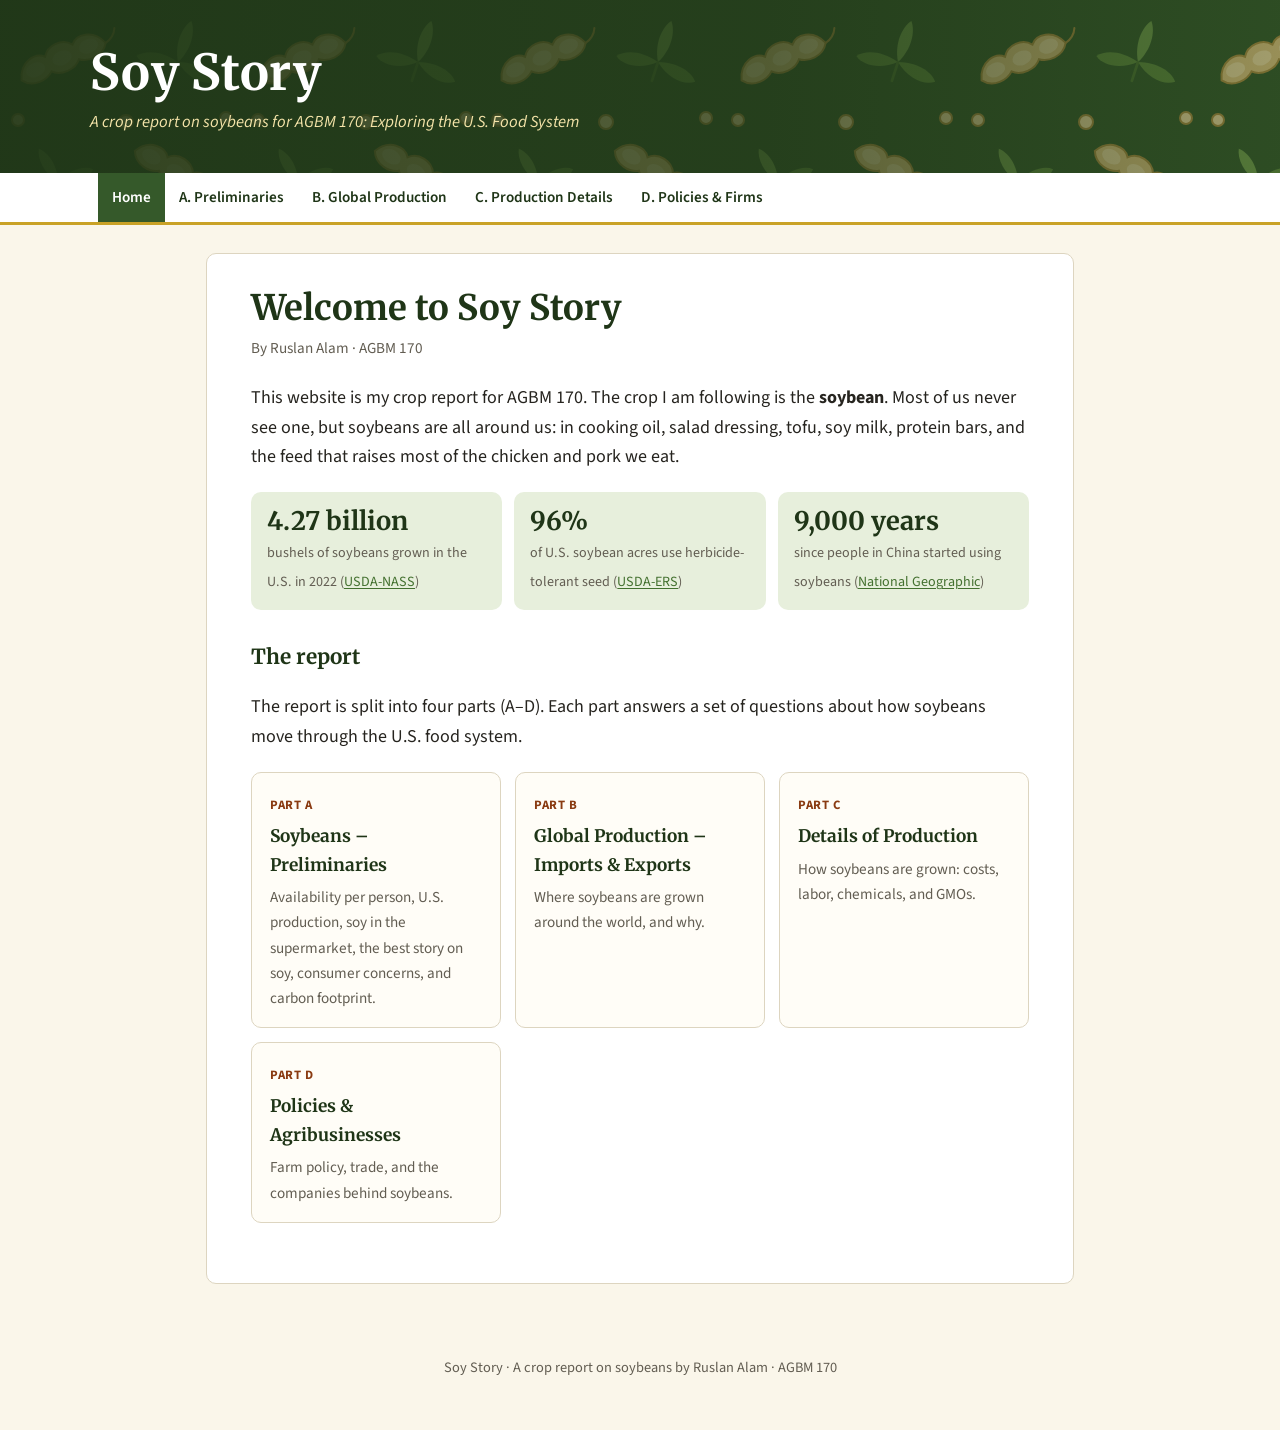
<file: index.html>
<!DOCTYPE html>
<html lang="en">
<head>
  <meta charset="utf-8">
  <meta name="viewport" content="width=device-width, initial-scale=1">
  <title>Soy Story | A Crop Report on Soybeans</title>
  <meta name="description" content="Soy Story: a crop report on soybeans for AGBM 170, Exploring the U.S. Food System.">
  <link rel="preconnect" href="https://fonts.googleapis.com">
  <link rel="preconnect" href="https://fonts.gstatic.com" crossorigin>
  <link href="https://fonts.googleapis.com/css2?family=Merriweather:wght@400;700&family=Source+Sans+3:ital,wght@0,400;0,600;0,700;1,400&display=swap" rel="stylesheet">
  <link rel="icon" href="assets/img/favicon.svg" type="image/svg+xml">
  <link rel="stylesheet" href="assets/css/style.css">
</head>
<body>

<header class="site-header">
  <div class="inner">
    <div class="site-title">
      <h1><a href="index.html">Soy Story</a></h1>
      <p>A crop report on soybeans for AGBM 170: Exploring the U.S. Food System</p>
    </div>
  </div>
</header>

<nav class="site-nav" aria-label="Main">
  <ul>
    <li><a href="index.html" aria-current="page">Home</a></li>
    <li><a href="part-a.html">A. Preliminaries</a></li>
    <li><a href="part-b.html">B. Global Production</a></li>
    <li><a href="part-c.html">C. Production Details</a></li>
    <li><a href="part-d.html">D. Policies &amp; Firms</a></li>
  </ul>
</nav>

<div class="layout single">
<main>
  <h1>Welcome to Soy Story</h1>
  <p class="byline">By Ruslan Alam · AGBM 170</p>

  <p>This website is my crop report for AGBM 170. The crop I am following is the <strong>soybean</strong>. Most of us never see one, but soybeans are all around us: in cooking oil, salad dressing, tofu, soy milk, protein bars, and the feed that raises most of the chicken and pork we eat.</p>

    <figure class="web-photo" style="max-width:100%;">
      <img src="https://commons.wikimedia.org/wiki/Special:FilePath/Soybean_Field_(9620647953).jpg?width=900" alt="A green soybean field in summer" loading="lazy" style="display:block; width:100%; border-radius:6px;" onerror="this.closest('figure').remove()">
      <figcaption>A soybean field in summer. Image: <a href="https://commons.wikimedia.org/wiki/File:Soybean_Field_(9620647953).jpg">Wikimedia Commons</a>.</figcaption>
    </figure>

  <div class="stats">
    <div class="stat"><span class="big">4.27 billion</span><span class="small">bushels of soybeans grown in the U.S. in 2022 (<a href="https://www.nass.usda.gov/Charts_and_Maps/Field_Crops/soyprod.php">USDA-NASS</a>)</span></div>
    <div class="stat"><span class="big">96%</span><span class="small">of U.S. soybean acres use herbicide-tolerant seed (<a href="https://www.ers.usda.gov/data-products/adoption-of-genetically-engineered-crops-in-the-united-states/recent-trends-in-ge-adoption">USDA-ERS</a>)</span></div>
    <div class="stat"><span class="big">9,000 years</span><span class="small">since people in China started using soybeans (<a href="https://www.nationalgeographic.com/environment/article/soybeans-took-over-world-food-agriculture">National Geographic</a>)</span></div>
  </div>

  <h2 style="font-family: var(--serif); color: var(--green-900); font-size: 1.3rem; margin-top: 30px;">The report</h2>
  <p>The report is split into four parts (A–D). Each part answers a set of questions about how soybeans move through the U.S. food system.</p>

  <div class="part-cards">
    <a class="part-card" href="part-a.html">
      <span class="tag">Part A</span>
      <h3>Soybeans – Preliminaries</h3>
      <p>Availability per person, U.S. production, soy in the supermarket, the best story on soy, consumer concerns, and carbon footprint.</p>
    </a>
    <a class="part-card" href="part-b.html">
      <span class="tag">Part B</span>
      <h3>Global Production – Imports &amp; Exports</h3>
      <p>Where soybeans are grown around the world, and why.</p>
    </a>
    <a class="part-card" href="part-c.html">
      <span class="tag">Part C</span>
      <h3>Details of Production</h3>
      <p>How soybeans are grown: costs, labor, chemicals, and GMOs.</p>
    </a>
    <a class="part-card" href="part-d.html">
      <span class="tag">Part D</span>
      <h3>Policies &amp; Agribusinesses</h3>
      <p>Farm policy, trade, and the companies behind soybeans.</p>
    </a>
  </div>
</main>
</div>

<footer class="site-footer">
  <p>Soy Story · A crop report on soybeans by Ruslan Alam · AGBM 170</p>
</footer>

</body>
</html>
</file>
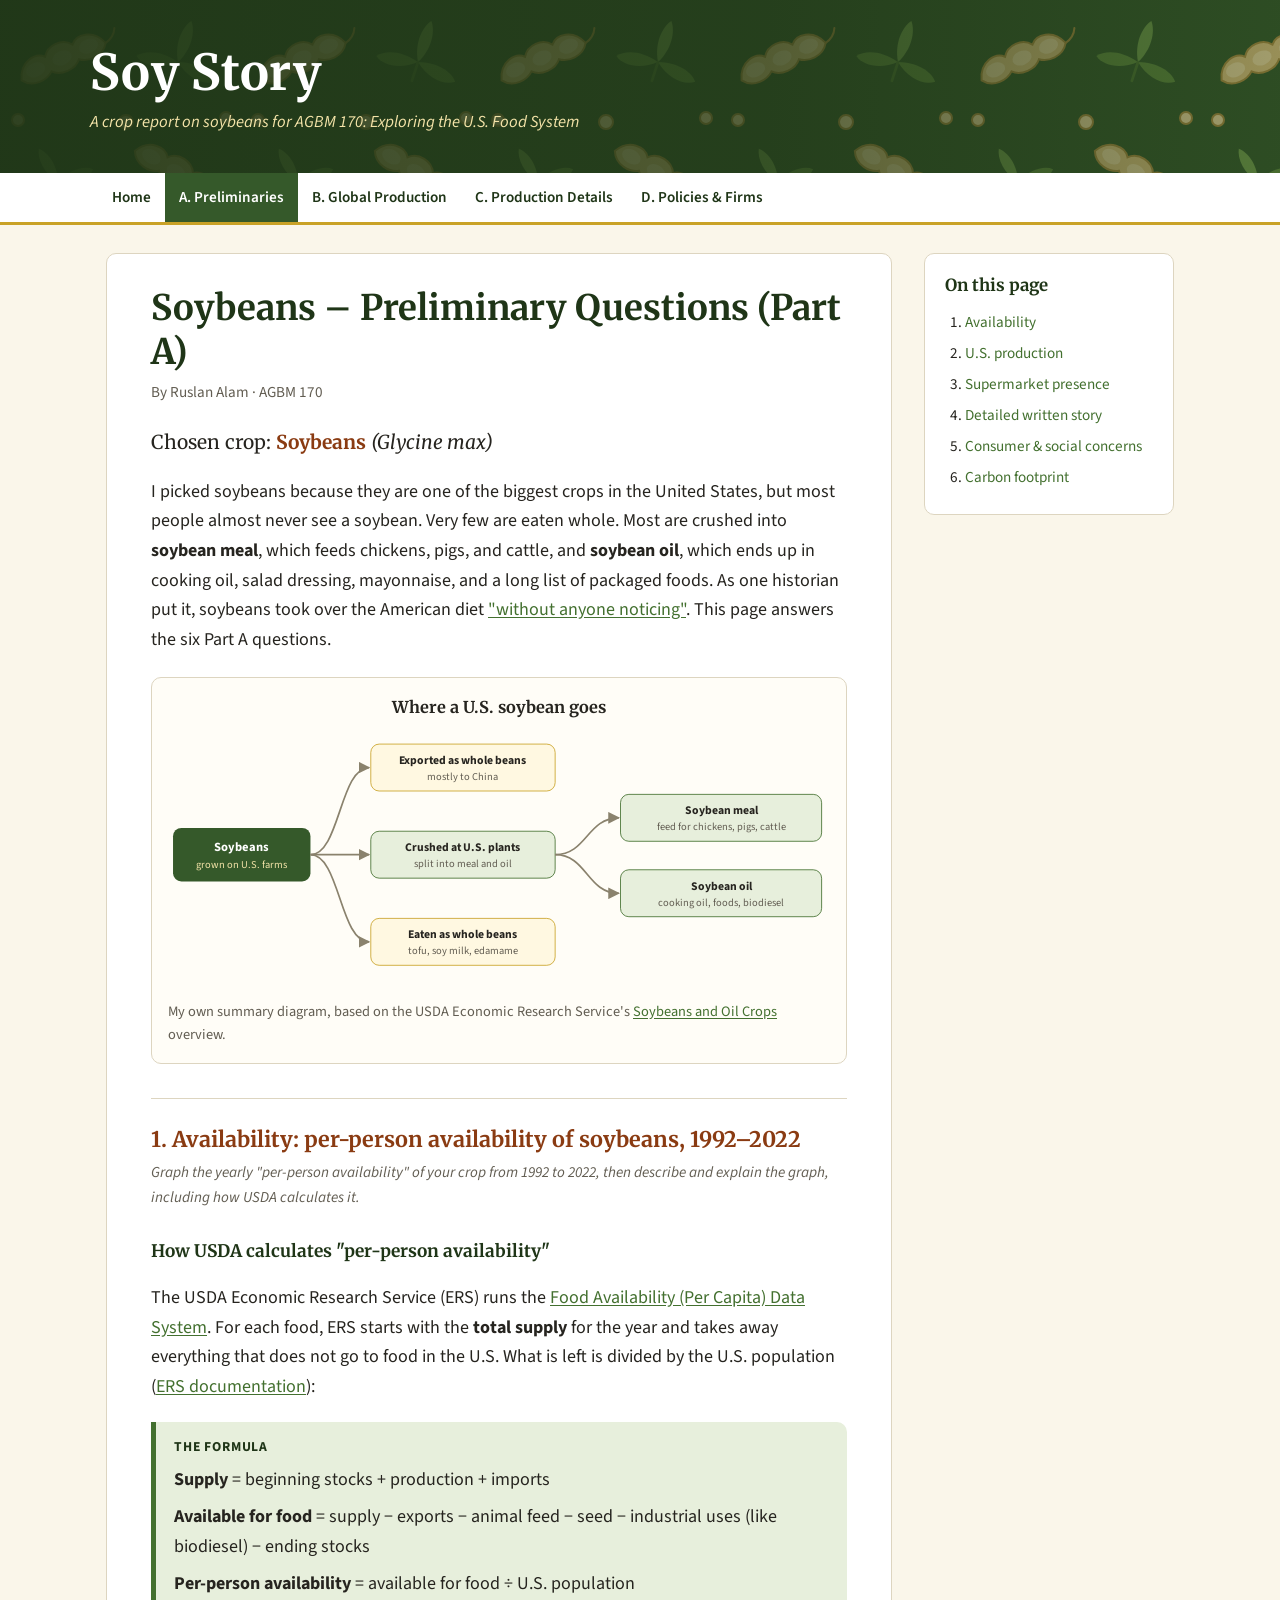
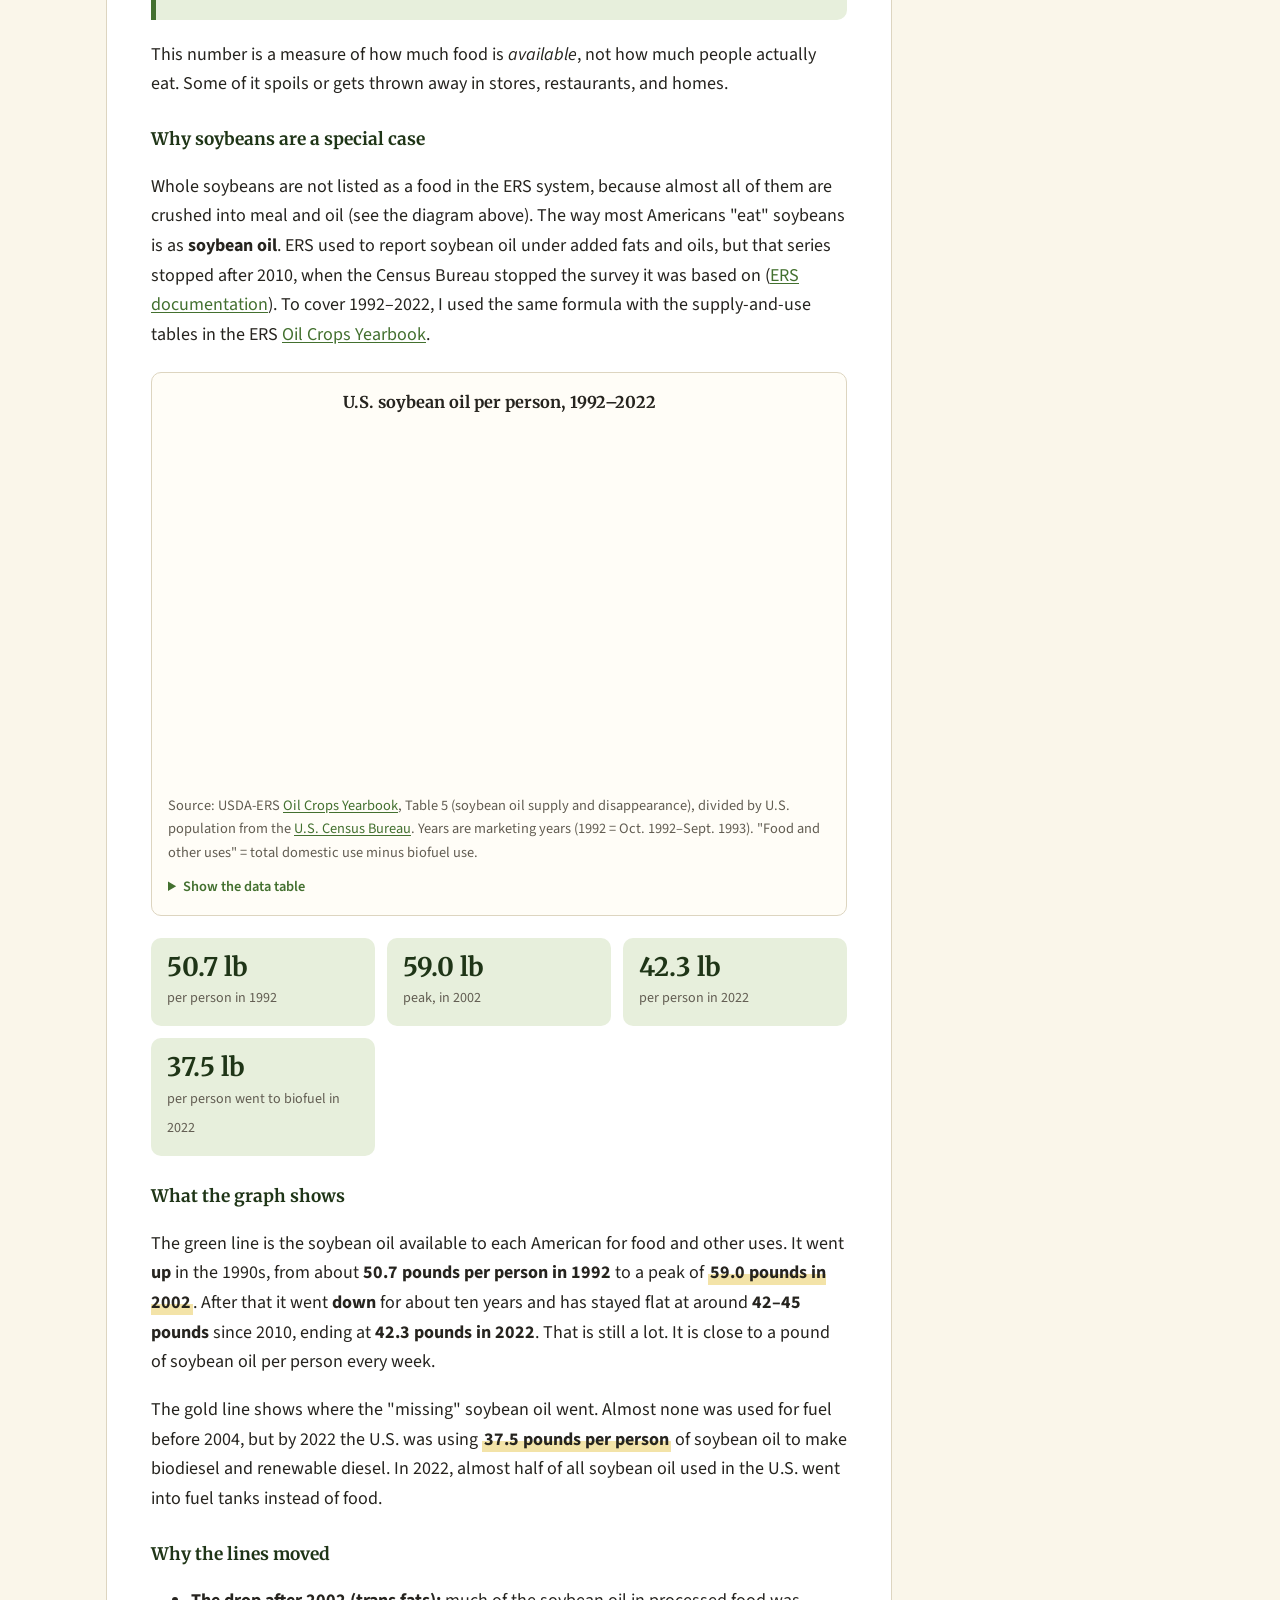
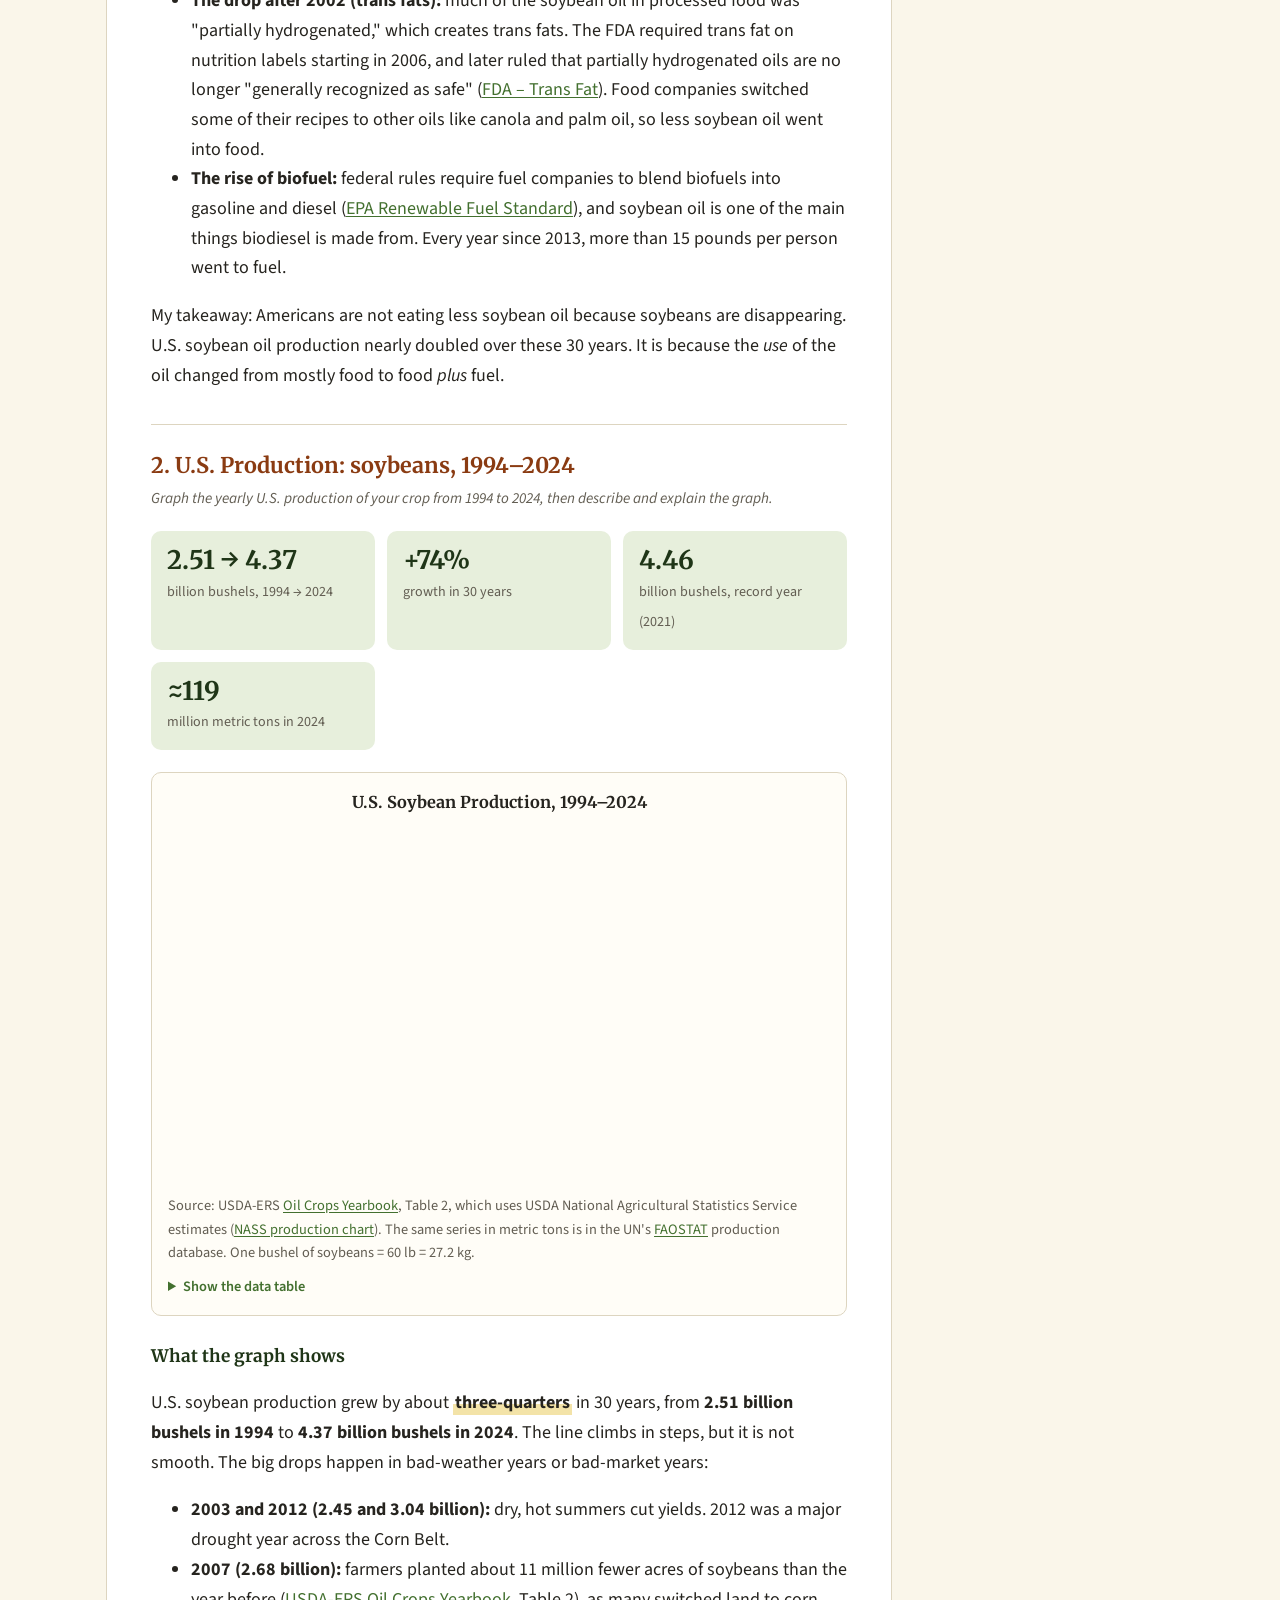
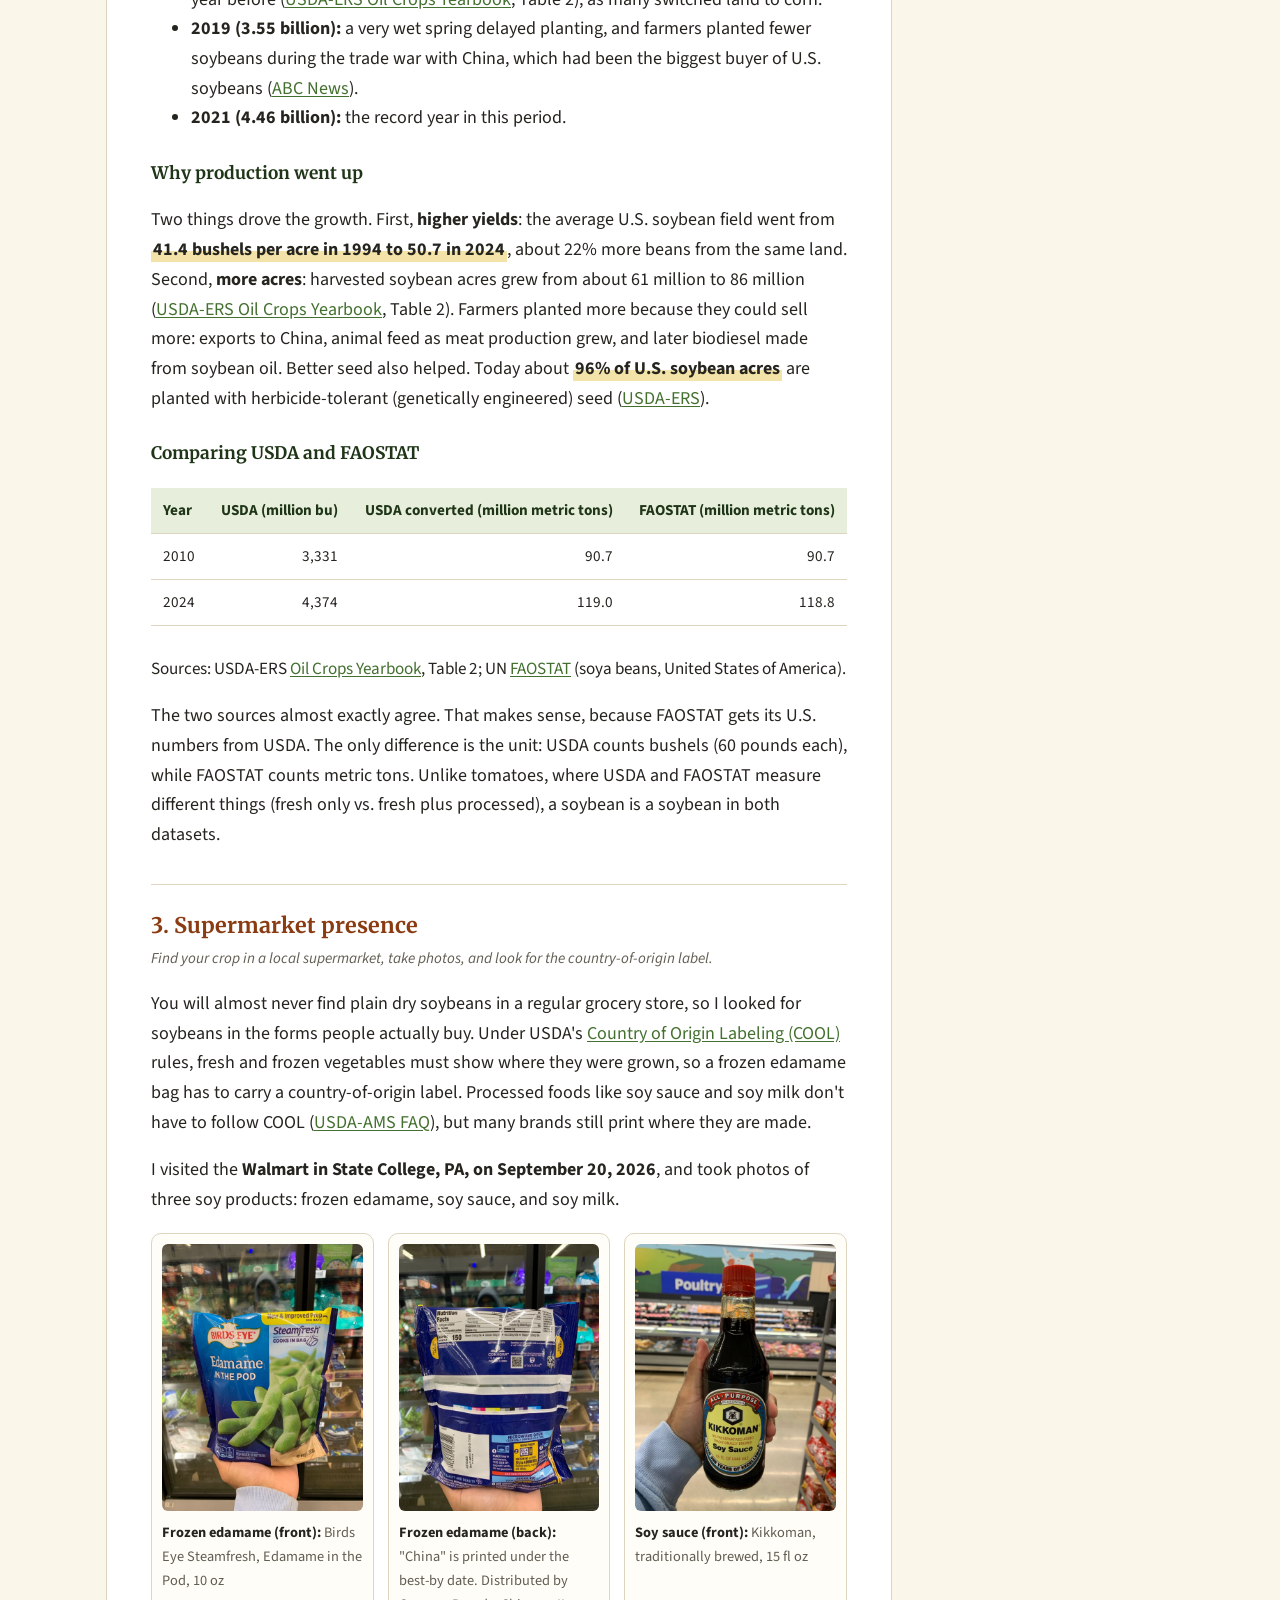
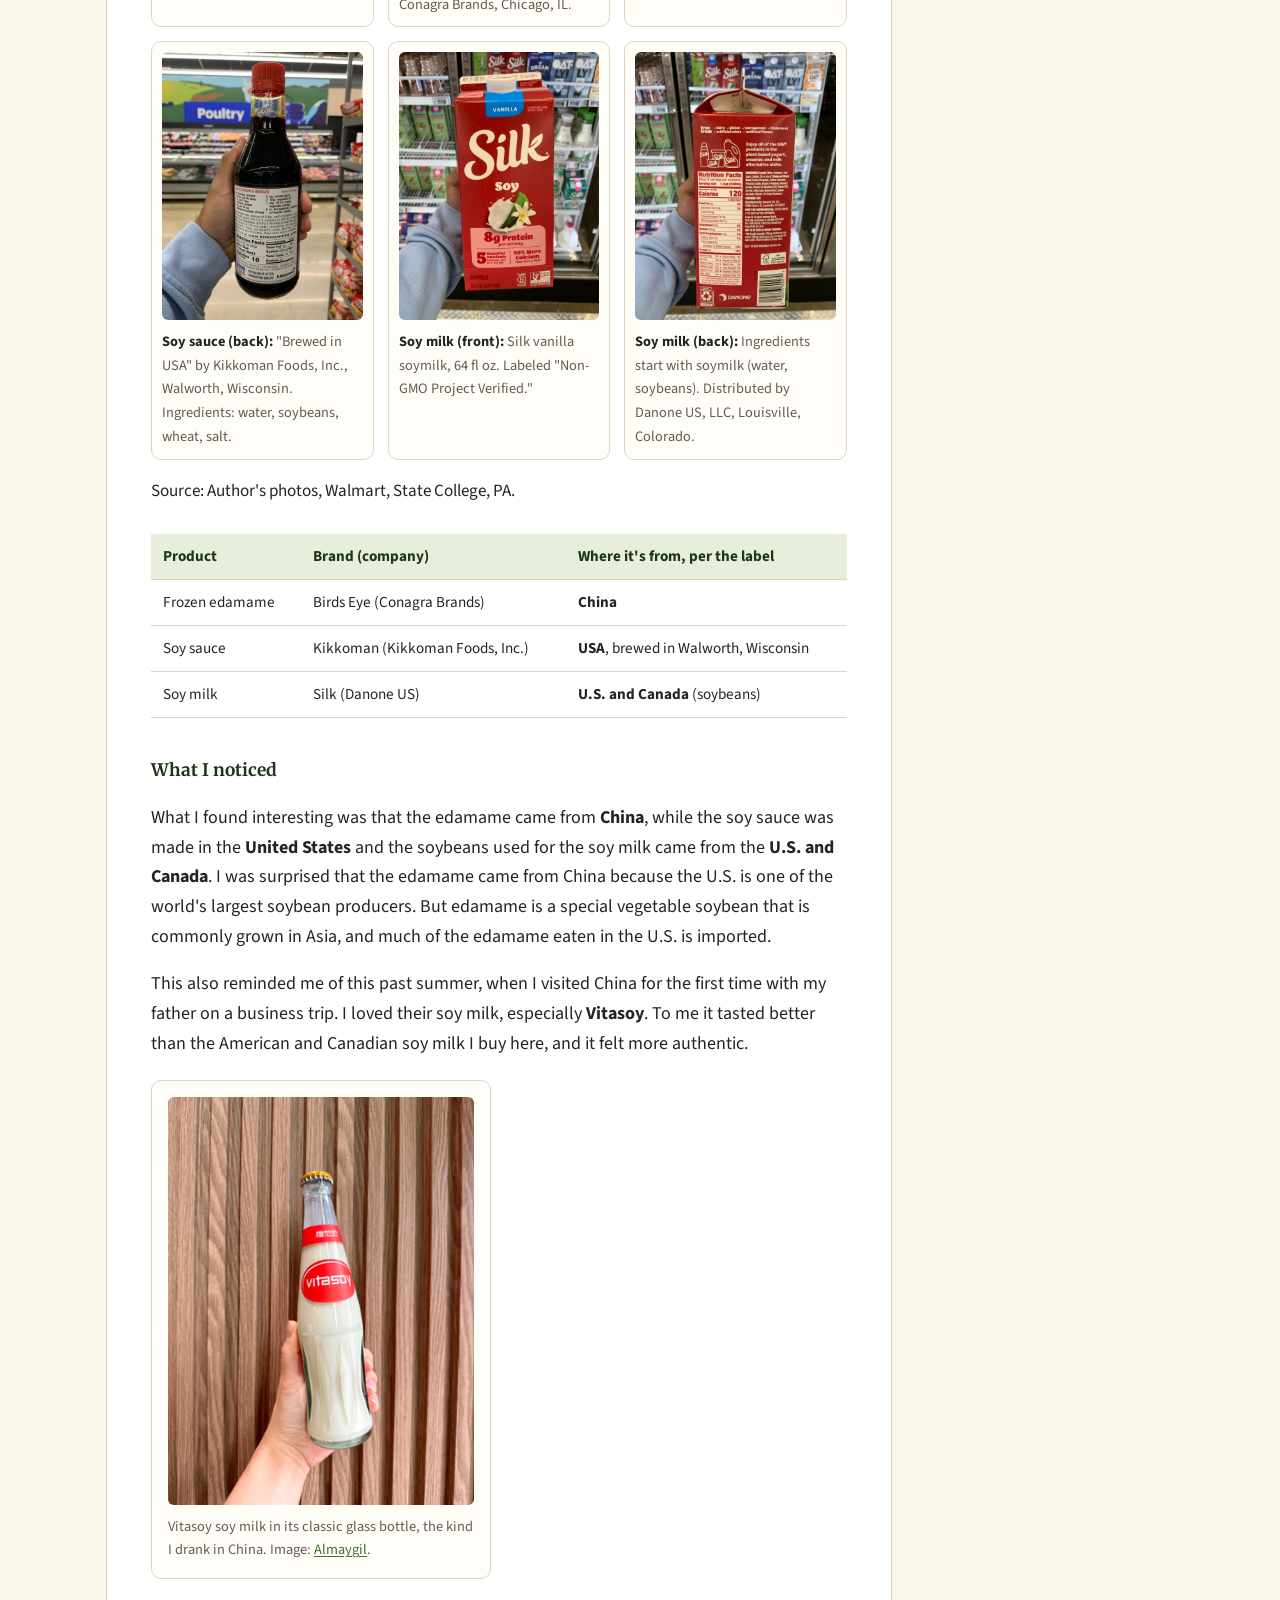
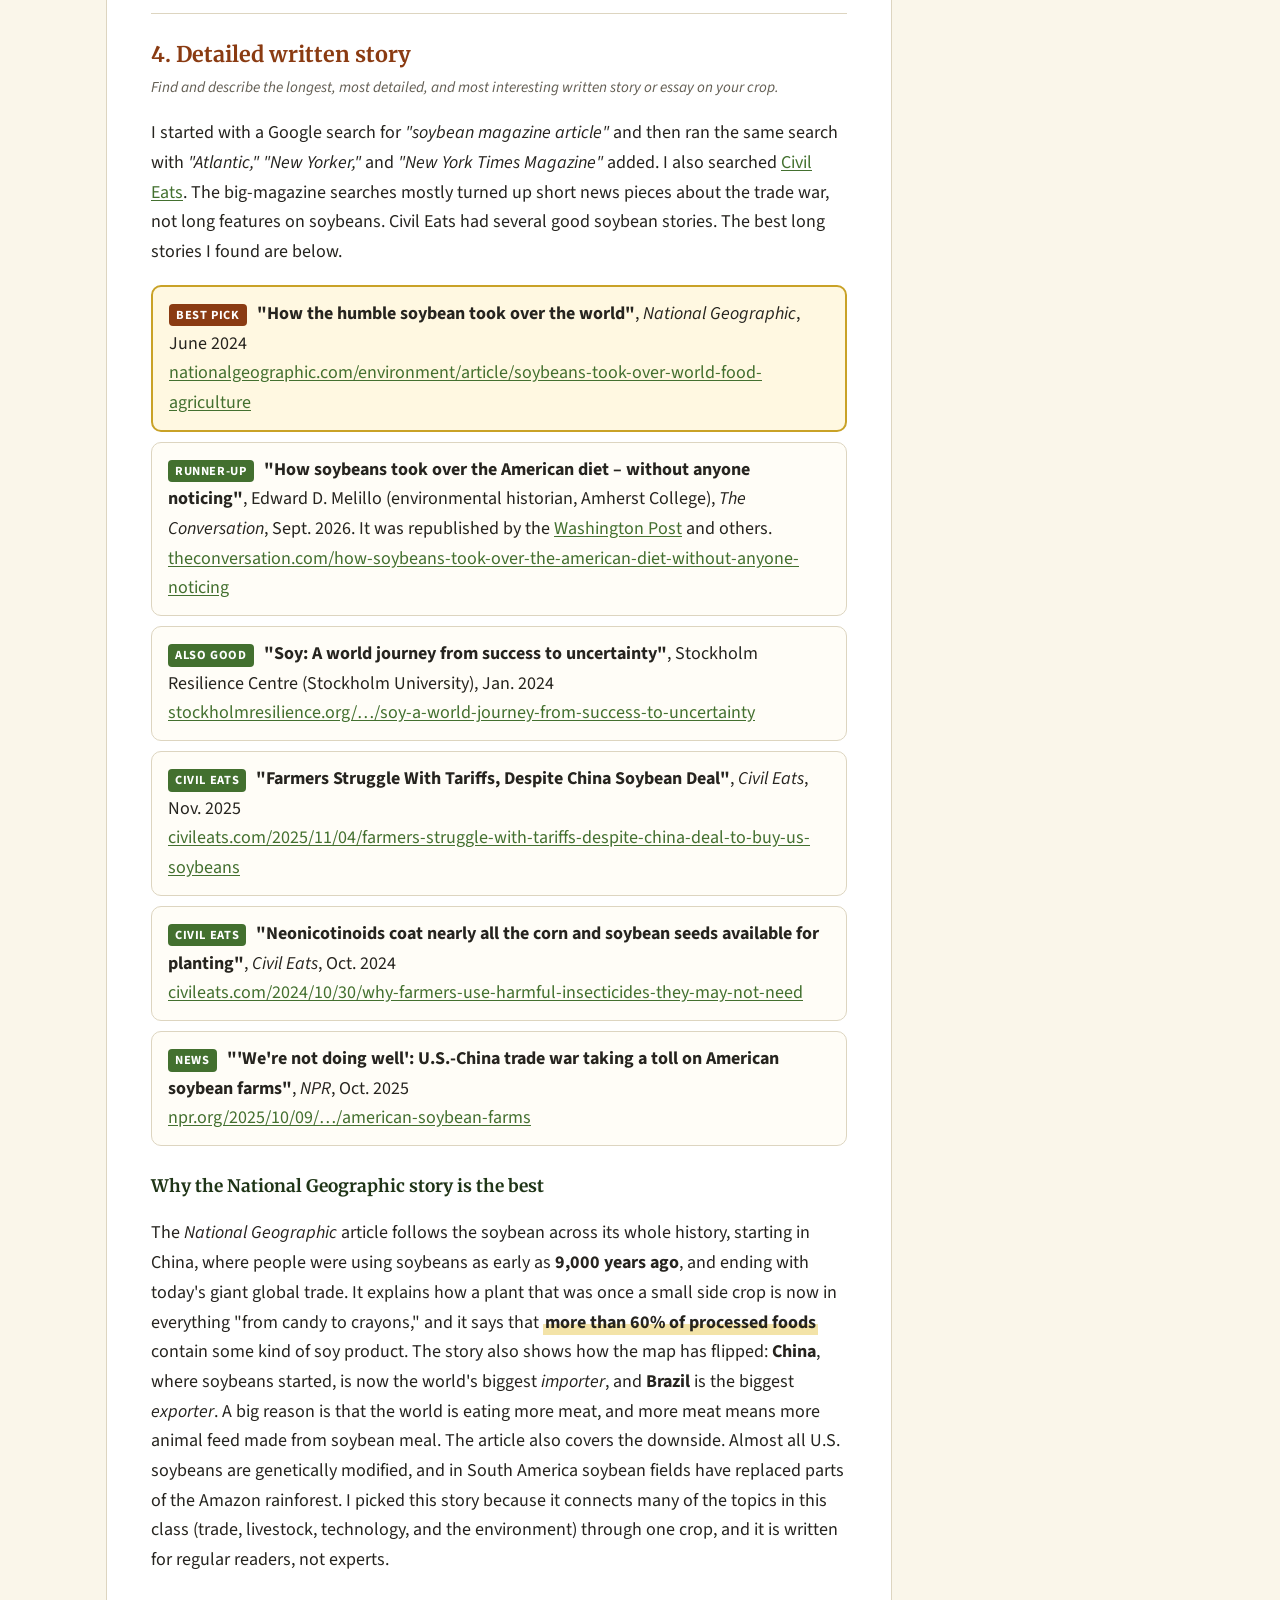
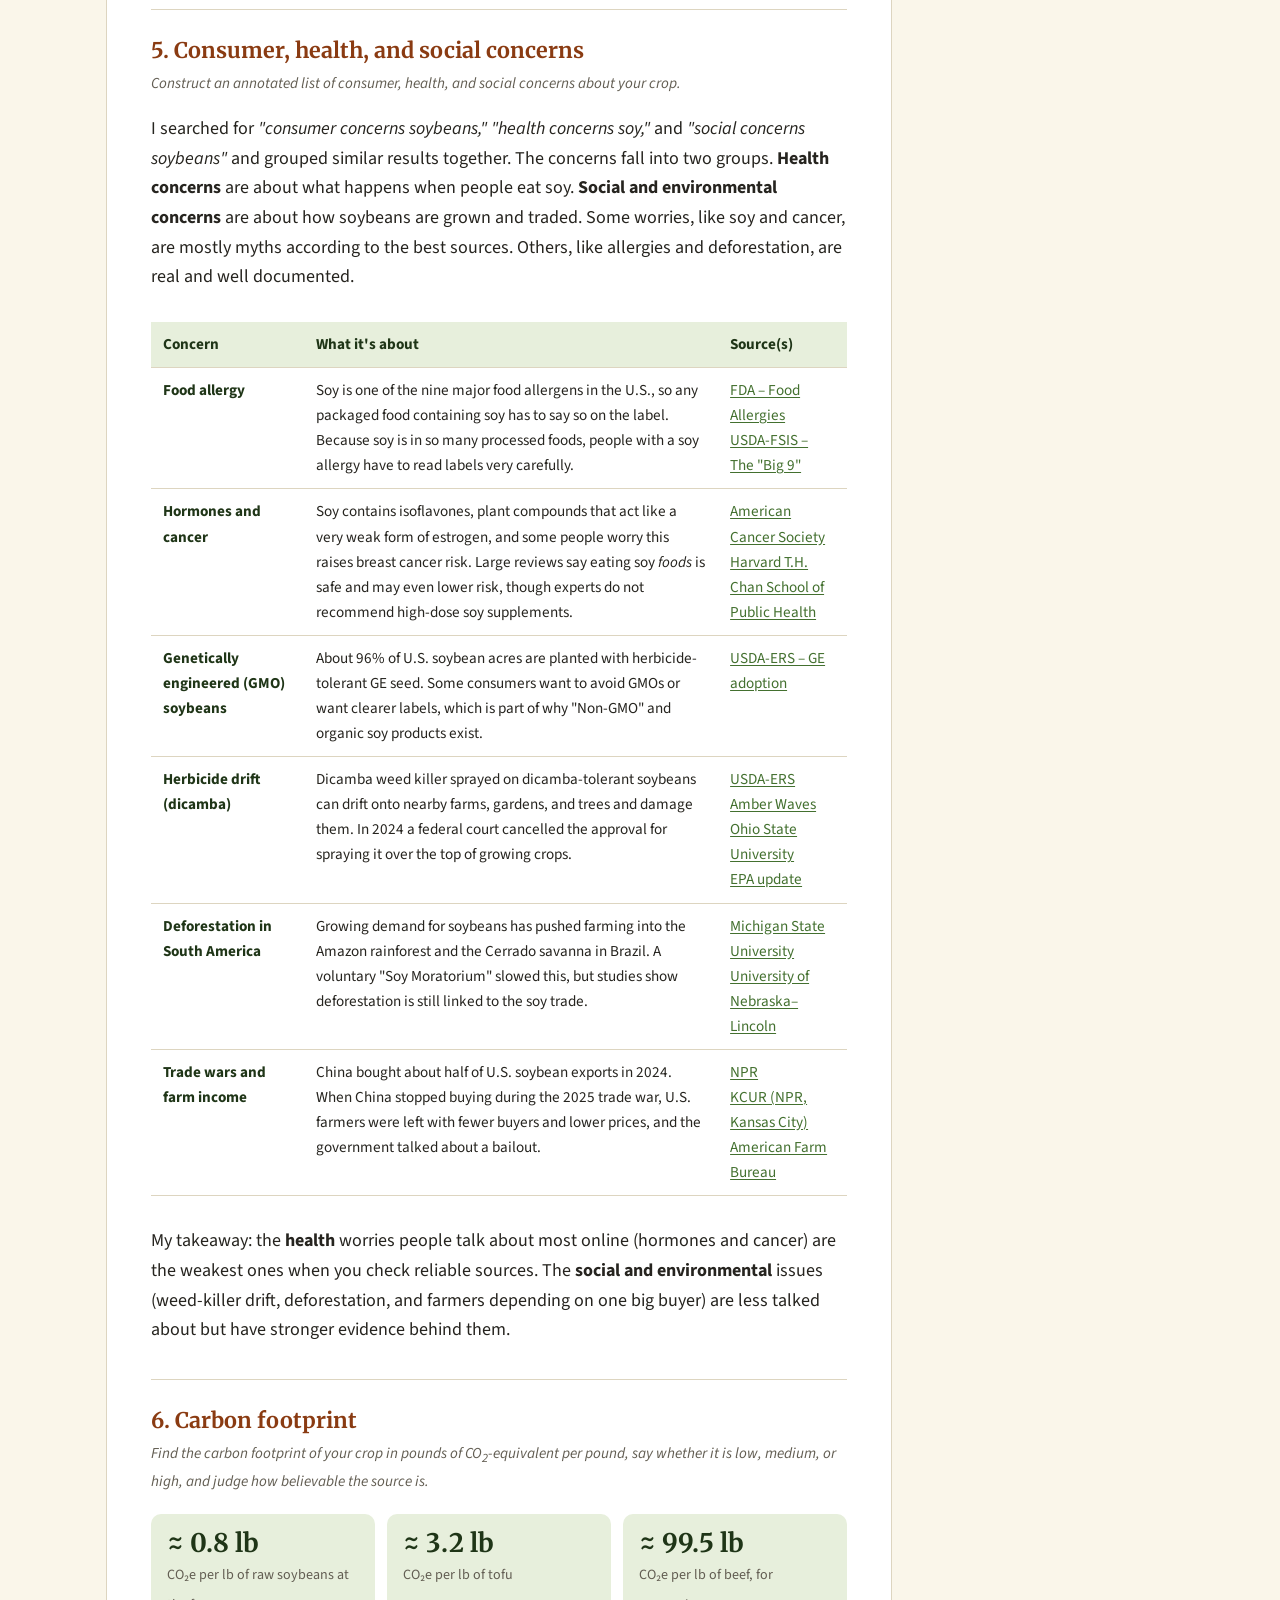
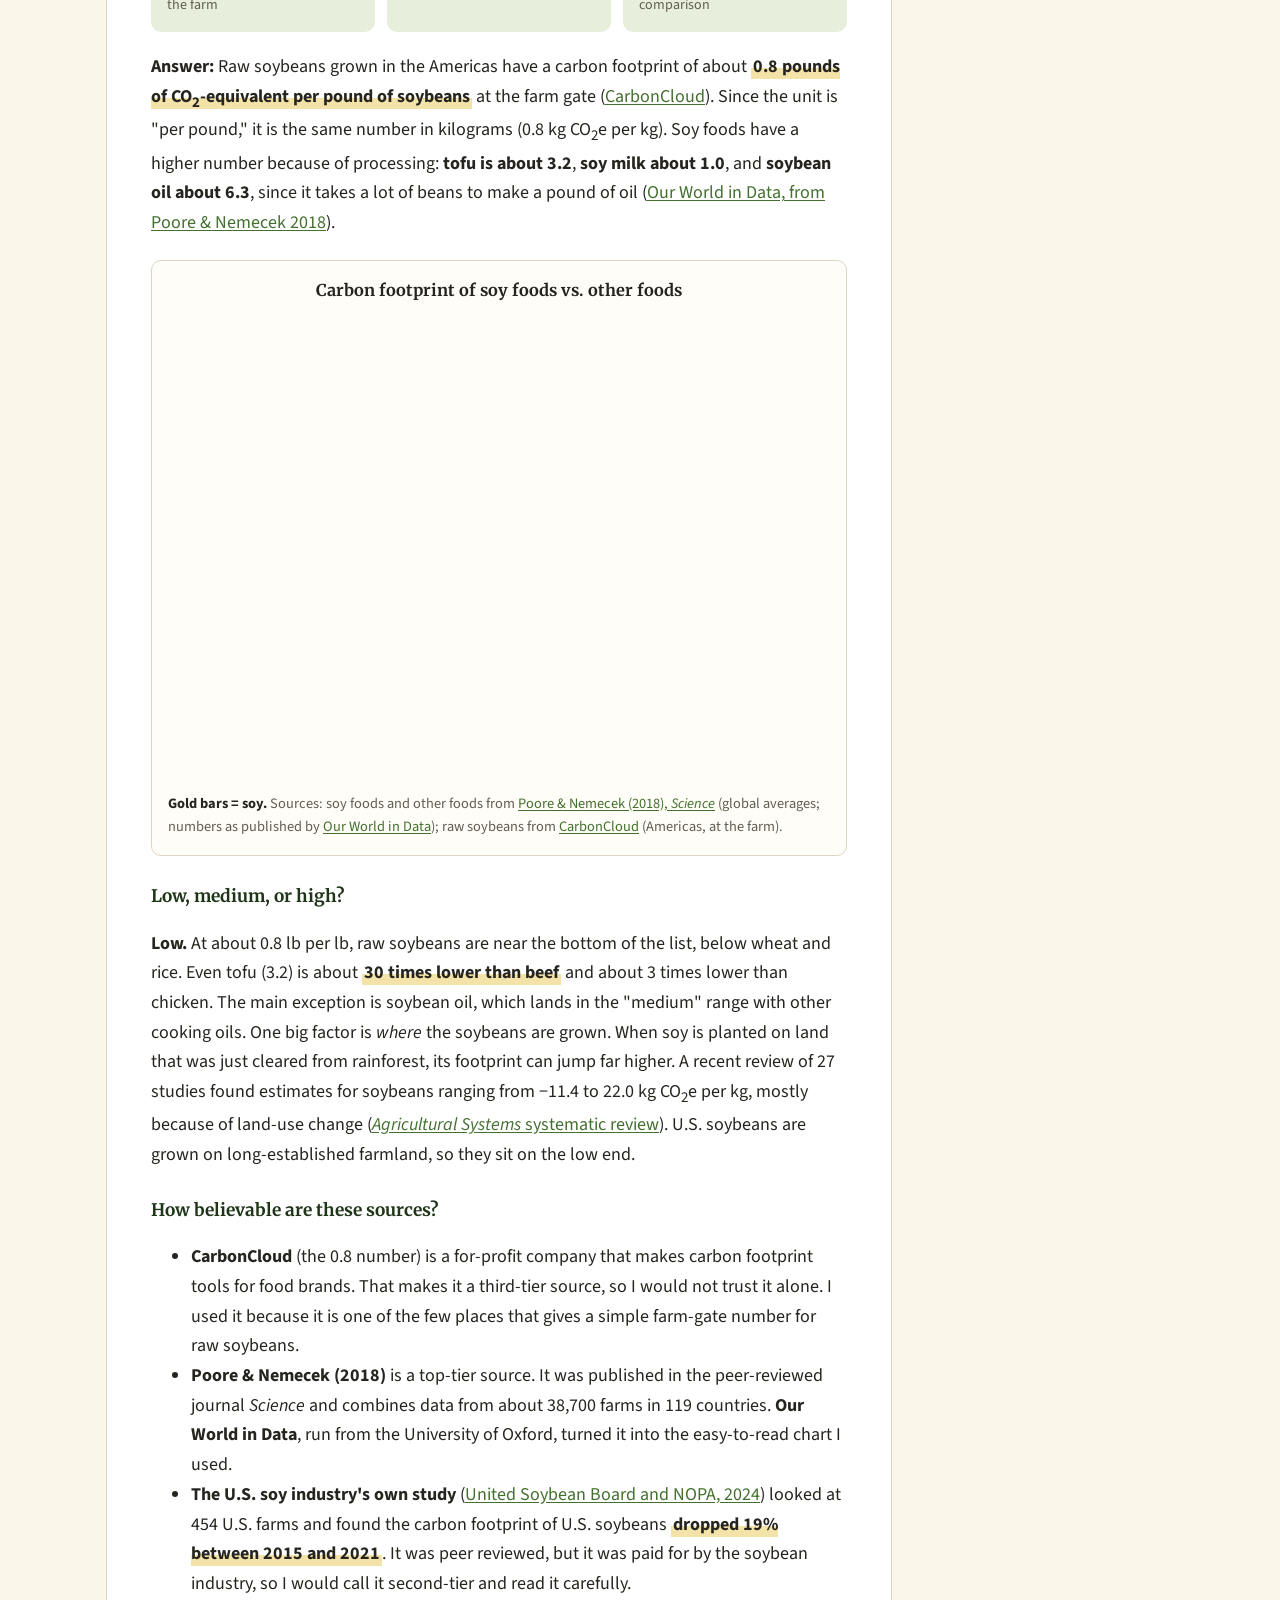
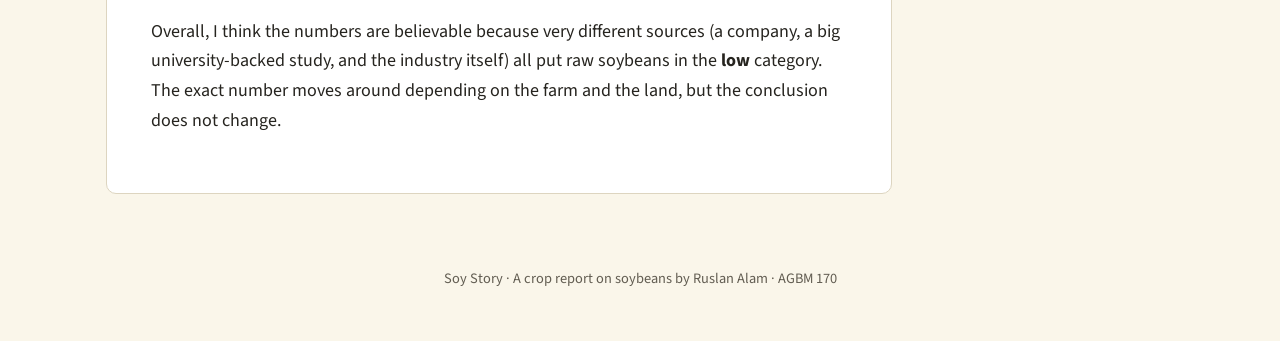
<file: part-a.html>
<!DOCTYPE html>
<html lang="en">
<head>
  <meta charset="utf-8">
  <meta name="viewport" content="width=device-width, initial-scale=1">
  <title>A. Soybeans – Preliminaries | Soy Story</title>
  <meta name="description" content="Assignment A for my AGBM 170 crop report on soybeans: availability, U.S. production, supermarket presence, a detailed story, consumer concerns, and carbon footprint.">
  <link rel="preconnect" href="https://fonts.googleapis.com">
  <link rel="preconnect" href="https://fonts.gstatic.com" crossorigin>
  <link href="https://fonts.googleapis.com/css2?family=Merriweather:wght@400;700&family=Source+Sans+3:ital,wght@0,400;0,600;0,700;1,400&display=swap" rel="stylesheet">
  <link rel="icon" href="assets/img/favicon.svg" type="image/svg+xml">
  <link rel="stylesheet" href="assets/css/style.css">
</head>
<body>

<header class="site-header">
  <div class="inner">
    <div class="site-title">
      <h1><a href="index.html">Soy Story</a></h1>
      <p>A crop report on soybeans for AGBM 170: Exploring the U.S. Food System</p>
    </div>
  </div>
</header>

<nav class="site-nav" aria-label="Main">
  <ul>
    <li><a href="index.html">Home</a></li>
    <li><a href="part-a.html" aria-current="page">A. Preliminaries</a></li>
    <li><a href="part-b.html">B. Global Production</a></li>
    <li><a href="part-c.html">C. Production Details</a></li>
    <li><a href="part-d.html">D. Policies &amp; Firms</a></li>
  </ul>
</nav>

<div class="layout">
<main>

  <h1>Soybeans – Preliminary Questions (Part A)</h1>
  <p class="byline">By Ruslan Alam · AGBM 170</p>

  <p class="crop-choice">Chosen crop: <strong>Soybeans</strong> <em>(Glycine max)</em></p>

  <p>I picked soybeans because they are one of the biggest crops in the United States, but most people almost never see a soybean. Very few are eaten whole. Most are crushed into <strong>soybean meal</strong>, which feeds chickens, pigs, and cattle, and <strong>soybean oil</strong>, which ends up in cooking oil, salad dressing, mayonnaise, and a long list of packaged foods. As one historian put it, soybeans took over the American diet <a href="https://theconversation.com/how-soybeans-took-over-the-american-diet-without-anyone-noticing-290915">"without anyone noticing"</a>. This page answers the six Part A questions.</p>

    <figure class="web-photo" style="max-width:420px;">
      <img src="https://commons.wikimedia.org/wiki/Special:FilePath/Soybean.USDA.jpg?width=900" alt="Soybean pods and beans" loading="lazy" style="display:block; width:100%; border-radius:6px;" onerror="this.closest('figure').remove()">
      <figcaption>Soybean pods and the beans inside them. Image: <a href="https://commons.wikimedia.org/wiki/File:Soybean.USDA.jpg">Wikimedia Commons</a>.</figcaption>
    </figure>

  <!-- Where soybeans go: simple flow diagram -->
  <figure>
    <p class="chart-title">Where a U.S. soybean goes</p>
    <svg class="diagram" viewBox="0 0 790 300" role="img" aria-labelledby="flowTitle flowDesc">
      <title id="flowTitle">Where U.S. soybeans go</title>
      <desc id="flowDesc">Harvested soybeans are either exported whole, crushed in the U.S. into meal and oil, or used as whole beans for foods like tofu and soy milk. Meal goes to animal feed. Oil goes to food and biodiesel.</desc>
      <defs>
        <marker id="arrow" viewBox="0 0 10 10" refX="9" refY="5" markerWidth="7" markerHeight="7" orient="auto-start-reverse">
          <path d="M0 0 L10 5 L0 10 z" fill="#8a826d"/>
        </marker>
      </defs>
      <!-- start -->
      <rect x="6" y="118" width="164" height="64" rx="10" fill="#35592a"/>
      <text x="88" y="146" text-anchor="middle" fill="#fff" font-size="15" font-weight="700">Soybeans</text>
      <text x="88" y="166" text-anchor="middle" fill="#f3e3a8" font-size="12.5">grown on U.S. farms</text>
      <!-- branches -->
      <path d="M170 150 C205 150 205 46 240 46" fill="none" stroke="#8a826d" stroke-width="2" marker-end="url(#arrow)"/>
      <path d="M170 150 L240 150" fill="none" stroke="#8a826d" stroke-width="2" marker-end="url(#arrow)"/>
      <path d="M170 150 C205 150 205 254 240 254" fill="none" stroke="#8a826d" stroke-width="2" marker-end="url(#arrow)"/>

      <rect x="242" y="18" width="220" height="56" rx="10" fill="#fff8e1" stroke="#c9a227"/>
      <text x="352" y="42" text-anchor="middle" font-size="14" font-weight="700" fill="#26241f">Exported as whole beans</text>
      <text x="352" y="61" text-anchor="middle" font-size="12.5" fill="#625d52">mostly to China</text>

      <rect x="242" y="122" width="220" height="56" rx="10" fill="#e7efdc" stroke="#43702f"/>
      <text x="352" y="146" text-anchor="middle" font-size="14" font-weight="700" fill="#26241f">Crushed at U.S. plants</text>
      <text x="352" y="165" text-anchor="middle" font-size="12.5" fill="#625d52">split into meal and oil</text>

      <rect x="242" y="226" width="220" height="56" rx="10" fill="#fff8e1" stroke="#c9a227"/>
      <text x="352" y="250" text-anchor="middle" font-size="14" font-weight="700" fill="#26241f">Eaten as whole beans</text>
      <text x="352" y="269" text-anchor="middle" font-size="12.5" fill="#625d52">tofu, soy milk, edamame</text>

      <path d="M462 150 C500 150 500 106 538 106" fill="none" stroke="#8a826d" stroke-width="2" marker-end="url(#arrow)"/>
      <path d="M462 150 C500 150 500 196 538 196" fill="none" stroke="#8a826d" stroke-width="2" marker-end="url(#arrow)"/>

      <rect x="540" y="78" width="240" height="56" rx="10" fill="#e7efdc" stroke="#43702f"/>
      <text x="660" y="102" text-anchor="middle" font-size="14" font-weight="700" fill="#26241f">Soybean meal</text>
      <text x="660" y="121" text-anchor="middle" font-size="12.5" fill="#625d52">feed for chickens, pigs, cattle</text>

      <rect x="540" y="168" width="240" height="56" rx="10" fill="#e7efdc" stroke="#43702f"/>
      <text x="660" y="192" text-anchor="middle" font-size="14" font-weight="700" fill="#26241f">Soybean oil</text>
      <text x="660" y="211" text-anchor="middle" font-size="12.5" fill="#625d52">cooking oil, foods, biodiesel</text>
    </svg>
    <figcaption>My own summary diagram, based on the USDA Economic Research Service's <a href="https://www.ers.usda.gov/topics/crops/soybeans-and-oil-crops">Soybeans and Oil Crops</a> overview.</figcaption>
  </figure>

  <!-- ===================== Q1 ===================== -->
  <section class="question" id="q1">
    <h2>1. Availability: per-person availability of soybeans, 1992–2022</h2>
    <p class="prompt">Graph the yearly "per-person availability" of your crop from 1992 to 2022, then describe and explain the graph, including how USDA calculates it.</p>

    <h3>How USDA calculates "per-person availability"</h3>
    <p>The USDA Economic Research Service (ERS) runs the <a href="https://www.ers.usda.gov/data-products/food-availability-per-capita-data-system/">Food Availability (Per Capita) Data System</a>. For each food, ERS starts with the <strong>total supply</strong> for the year and takes away everything that does not go to food in the U.S. What is left is divided by the U.S. population (<a href="https://www.ers.usda.gov/data-products/food-availability-per-capita-data-system/food-availability-documentation">ERS documentation</a>):</p>

    <div class="callout green">
      <span class="label">The formula</span>
      <p><strong>Supply</strong> = beginning stocks + production + imports</p>
      <p><strong>Available for food</strong> = supply − exports − animal feed − seed − industrial uses (like biodiesel) − ending stocks</p>
      <p><strong>Per-person availability</strong> = available for food ÷ U.S. population</p>
    </div>

    <p>This number is a measure of how much food is <em>available</em>, not how much people actually eat. Some of it spoils or gets thrown away in stores, restaurants, and homes.</p>

    <h3>Why soybeans are a special case</h3>
    <p>Whole soybeans are not listed as a food in the ERS system, because almost all of them are crushed into meal and oil (see the diagram above). The way most Americans "eat" soybeans is as <strong>soybean oil</strong>. ERS used to report soybean oil under added fats and oils, but that series stopped after 2010, when the Census Bureau stopped the survey it was based on (<a href="https://www.ers.usda.gov/data-products/food-availability-per-capita-data-system/food-availability-documentation">ERS documentation</a>). To cover 1992–2022, I used the same formula with the supply-and-use tables in the ERS <a href="https://www.ers.usda.gov/data-products/oil-crops-yearbook">Oil Crops Yearbook</a>.</p>

    <figure>
      <p class="chart-title">U.S. soybean oil per person, 1992–2022</p>
      <div class="chart-box"><canvas id="chart-availability" aria-label="Line chart of U.S. soybean oil available per person for food and for biofuel, 1992 to 2022" role="img"></canvas></div>
      <figcaption>Source: USDA-ERS <a href="https://www.ers.usda.gov/data-products/oil-crops-yearbook">Oil Crops Yearbook</a>, Table 5 (soybean oil supply and disappearance), divided by U.S. population from the <a href="https://www.census.gov/programs-surveys/popest.html">U.S. Census Bureau</a>. Years are marketing years (1992 = Oct. 1992–Sept. 1993). "Food and other uses" = total domestic use minus biofuel use.
        <details class="data-table">
          <summary>Show the data table</summary>
          <div class="table-scroll">
            <table>
              <thead><tr><th>Year</th><th class="num">Food &amp; other uses (lb/person)</th><th class="num">Biofuel (lb/person)</th></tr></thead>
              <tbody id="availability-rows"></tbody>
            </table>
          </div>
        </details>
      </figcaption>
    </figure>

    <div class="stats">
      <div class="stat"><span class="big">50.7 lb</span><span class="small">per person in 1992</span></div>
      <div class="stat"><span class="big">59.0 lb</span><span class="small">peak, in 2002</span></div>
      <div class="stat"><span class="big">42.3 lb</span><span class="small">per person in 2022</span></div>
      <div class="stat"><span class="big">37.5 lb</span><span class="small">per person went to biofuel in 2022</span></div>
    </div>

    <h3>What the graph shows</h3>
    <p>The green line is the soybean oil available to each American for food and other uses. It went <strong>up</strong> in the 1990s, from about <strong>50.7 pounds per person in 1992</strong> to a peak of <span class="hl">59.0 pounds in 2002</span>. After that it went <strong>down</strong> for about ten years and has stayed flat at around <strong>42–45 pounds</strong> since 2010, ending at <strong>42.3 pounds in 2022</strong>. That is still a lot. It is close to a pound of soybean oil per person every week.</p>
    <p>The gold line shows where the "missing" soybean oil went. Almost none was used for fuel before 2004, but by 2022 the U.S. was using <span class="hl">37.5 pounds per person</span> of soybean oil to make biodiesel and renewable diesel. In 2022, almost half of all soybean oil used in the U.S. went into fuel tanks instead of food.</p>

    <h3>Why the lines moved</h3>
    <ul>
      <li><strong>The drop after 2002 (trans fats):</strong> much of the soybean oil in processed food was "partially hydrogenated," which creates trans fats. The FDA required trans fat on nutrition labels starting in 2006, and later ruled that partially hydrogenated oils are no longer "generally recognized as safe" (<a href="https://www.fda.gov/food/food-additives-petitions/trans-fat">FDA – Trans Fat</a>). Food companies switched some of their recipes to other oils like canola and palm oil, so less soybean oil went into food.</li>
      <li><strong>The rise of biofuel:</strong> federal rules require fuel companies to blend biofuels into gasoline and diesel (<a href="https://www.epa.gov/renewable-fuel-standard-program">EPA Renewable Fuel Standard</a>), and soybean oil is one of the main things biodiesel is made from. Every year since 2013, more than 15 pounds per person went to fuel.</li>
    </ul>
    <p>My takeaway: Americans are not eating less soybean oil because soybeans are disappearing. U.S. soybean oil production nearly doubled over these 30 years. It is because the <em>use</em> of the oil changed from mostly food to food <em>plus</em> fuel.</p>
  </section>

  <!-- ===================== Q2 ===================== -->
  <section class="question" id="q2">
    <h2>2. U.S. Production: soybeans, 1994–2024</h2>
    <p class="prompt">Graph the yearly U.S. production of your crop from 1994 to 2024, then describe and explain the graph.</p>

    <div class="stats">
      <div class="stat"><span class="big">2.51 → 4.37</span><span class="small">billion bushels, 1994 → 2024</span></div>
      <div class="stat"><span class="big">+74%</span><span class="small">growth in 30 years</span></div>
      <div class="stat"><span class="big">4.46</span><span class="small">billion bushels, record year (2021)</span></div>
      <div class="stat"><span class="big">≈119</span><span class="small">million metric tons in 2024</span></div>
    </div>

    <figure>
      <p class="chart-title">U.S. Soybean Production, 1994–2024</p>
      <div class="chart-box"><canvas id="chart-production" aria-label="Line chart of U.S. soybean production from 1994 to 2024" role="img"></canvas></div>
      <figcaption>Source: USDA-ERS <a href="https://www.ers.usda.gov/data-products/oil-crops-yearbook">Oil Crops Yearbook</a>, Table 2, which uses USDA National Agricultural Statistics Service estimates (<a href="https://www.nass.usda.gov/Charts_and_Maps/Field_Crops/soyprod.php">NASS production chart</a>). The same series in metric tons is in the UN's <a href="https://www.fao.org/faostat/en/#data/QCL">FAOSTAT</a> production database. One bushel of soybeans = 60 lb = 27.2 kg.
        <details class="data-table">
          <summary>Show the data table</summary>
          <div class="table-scroll">
            <table>
              <thead><tr><th>Year</th><th class="num">Million bushels</th><th class="num">Million metric tons</th></tr></thead>
              <tbody id="production-rows"></tbody>
            </table>
          </div>
        </details>
      </figcaption>
    </figure>

    <h3>What the graph shows</h3>
    <p>U.S. soybean production grew by about <span class="hl">three-quarters</span> in 30 years, from <strong>2.51 billion bushels in 1994</strong> to <strong>4.37 billion bushels in 2024</strong>. The line climbs in steps, but it is not smooth. The big drops happen in bad-weather years or bad-market years:</p>
    <ul>
      <li><strong>2003 and 2012 (2.45 and 3.04 billion):</strong> dry, hot summers cut yields. 2012 was a major drought year across the Corn Belt.</li>
      <li><strong>2007 (2.68 billion):</strong> farmers planted about 11 million fewer acres of soybeans than the year before (<a href="https://www.ers.usda.gov/data-products/oil-crops-yearbook">USDA-ERS Oil Crops Yearbook</a>, Table 2), as many switched land to corn.</li>
      <li><strong>2019 (3.55 billion):</strong> a very wet spring delayed planting, and farmers planted fewer soybeans during the trade war with China, which had been the biggest buyer of U.S. soybeans (<a href="https://abcnews.com/Politics/soybean-farmers-caught-looming-crisis-us-trade-war/story?id=125943171">ABC News</a>).</li>
      <li><strong>2021 (4.46 billion):</strong> the record year in this period.</li>
    </ul>

    <h3>Why production went up</h3>
    <p>Two things drove the growth. First, <strong>higher yields</strong>: the average U.S. soybean field went from <span class="hl">41.4 bushels per acre in 1994 to 50.7 in 2024</span>, about 22% more beans from the same land. Second, <strong>more acres</strong>: harvested soybean acres grew from about 61 million to 86 million (<a href="https://www.ers.usda.gov/data-products/oil-crops-yearbook">USDA-ERS Oil Crops Yearbook</a>, Table 2). Farmers planted more because they could sell more: exports to China, animal feed as meat production grew, and later biodiesel made from soybean oil. Better seed also helped. Today about <span class="hl">96% of U.S. soybean acres</span> are planted with herbicide-tolerant (genetically engineered) seed (<a href="https://www.ers.usda.gov/data-products/adoption-of-genetically-engineered-crops-in-the-united-states/recent-trends-in-ge-adoption">USDA-ERS</a>).</p>

    <h3>Comparing USDA and FAOSTAT</h3>
    <div class="table-scroll">
    <table>
      <thead><tr><th>Year</th><th class="num">USDA (million bu)</th><th class="num">USDA converted (million metric tons)</th><th class="num">FAOSTAT (million metric tons)</th></tr></thead>
      <tbody>
        <tr><td>2010</td><td class="num">3,331</td><td class="num">90.7</td><td class="num">90.7</td></tr>
        <tr><td>2024</td><td class="num">4,374</td><td class="num">119.0</td><td class="num">118.8</td></tr>
      </tbody>
    </table>
    </div>
    <p class="cite">Sources: USDA-ERS <a href="https://www.ers.usda.gov/data-products/oil-crops-yearbook">Oil Crops Yearbook</a>, Table 2; UN <a href="https://www.fao.org/faostat/en/#data/QCL">FAOSTAT</a> (soya beans, United States of America).</p>
    <p>The two sources almost exactly agree. That makes sense, because FAOSTAT gets its U.S. numbers from USDA. The only difference is the unit: USDA counts bushels (60 pounds each), while FAOSTAT counts metric tons. Unlike tomatoes, where USDA and FAOSTAT measure different things (fresh only vs. fresh plus processed), a soybean is a soybean in both datasets.</p>
  </section>

  <!-- ===================== Q3 ===================== -->
  <section class="question" id="q3">
    <h2>3. Supermarket presence</h2>
    <p class="prompt">Find your crop in a local supermarket, take photos, and look for the country-of-origin label.</p>

    <p>You will almost never find plain dry soybeans in a regular grocery store, so I looked for soybeans in the forms people actually buy. Under USDA's <a href="https://www.ams.usda.gov/rules-regulations/cool">Country of Origin Labeling (COOL)</a> rules, fresh and frozen vegetables must show where they were grown, so a frozen edamame bag has to carry a country-of-origin label. Processed foods like soy sauce and soy milk don't have to follow COOL (<a href="https://www.ams.usda.gov/rules-regulations/cool/questions-answers-consumers">USDA-AMS FAQ</a>), but many brands still print where they are made.</p>

    <p>I visited the <strong>Walmart in State College, PA, on September 20, 2026</strong>, and took photos of three soy products: frozen edamame, soy sauce, and soy milk.</p>

    <div class="photo-grid">
      <figure>
        <img src="assets/img/photos/edamame-front.webp" alt="Bag of Birds Eye Steamfresh Edamame in the Pod held up in the Walmart frozen aisle" loading="lazy" width="1152" height="1536">
        <figcaption><strong>Frozen edamame (front):</strong> Birds Eye Steamfresh, Edamame in the Pod, 10 oz</figcaption>
      </figure>
      <figure>
        <img src="assets/img/photos/edamame-back.webp" alt="Back of the edamame bag showing the nutrition label, Conagra Brands distributor line, and 'China' printed under the best-by date" loading="lazy" width="1152" height="1536">
        <figcaption><strong>Frozen edamame (back):</strong> "China" is printed under the best-by date. Distributed by Conagra Brands, Chicago, IL.</figcaption>
      </figure>
      <figure>
        <img src="assets/img/photos/soy-sauce-front.webp" alt="Bottle of Kikkoman traditionally brewed soy sauce held up in a Walmart aisle" loading="lazy" width="1152" height="1536">
        <figcaption><strong>Soy sauce (front):</strong> Kikkoman, traditionally brewed, 15 fl oz</figcaption>
      </figure>
      <figure>
        <img src="assets/img/photos/soy-sauce-back.webp" alt="Back label of Kikkoman soy sauce showing ingredients water, soybeans, wheat, salt and a 'Brewed in USA' flag" loading="lazy" width="1152" height="1536">
        <figcaption><strong>Soy sauce (back):</strong> "Brewed in USA" by Kikkoman Foods, Inc., Walworth, Wisconsin. Ingredients: water, soybeans, wheat, salt.</figcaption>
      </figure>
      <figure>
        <img src="assets/img/photos/soy-milk-front.webp" alt="Half-gallon carton of Silk vanilla soymilk held up in the refrigerated plant-milk section" loading="lazy" width="1152" height="1536">
        <figcaption><strong>Soy milk (front):</strong> Silk vanilla soymilk, 64 fl oz. Labeled "Non-GMO Project Verified."</figcaption>
      </figure>
      <figure>
        <img src="assets/img/photos/soy-milk-back.webp" alt="Back of the Silk soymilk carton showing nutrition facts, ingredients (water, soybeans), and 'Distributed by Danone US, LLC, Louisville, CO'" loading="lazy" width="1152" height="1536">
        <figcaption><strong>Soy milk (back):</strong> Ingredients start with soymilk (water, soybeans). Distributed by Danone US, LLC, Louisville, Colorado.</figcaption>
      </figure>
    </div>
    <p class="cite">Source: Author's photos, Walmart, State College, PA.</p>

    <div class="table-scroll">
    <table>
      <thead><tr><th>Product</th><th>Brand (company)</th><th>Where it's from, per the label</th></tr></thead>
      <tbody>
        <tr><td>Frozen edamame</td><td>Birds Eye (Conagra Brands)</td><td><strong>China</strong></td></tr>
        <tr><td>Soy sauce</td><td>Kikkoman (Kikkoman Foods, Inc.)</td><td><strong>USA</strong>, brewed in Walworth, Wisconsin</td></tr>
        <tr><td>Soy milk</td><td>Silk (Danone US)</td><td><strong>U.S. and Canada</strong> (soybeans)</td></tr>
      </tbody>
    </table>
    </div>

    <h3>What I noticed</h3>
    <p>What I found interesting was that the edamame came from <strong>China</strong>, while the soy sauce was made in the <strong>United States</strong> and the soybeans used for the soy milk came from the <strong>U.S. and Canada</strong>. I was surprised that the edamame came from China because the U.S. is one of the world's largest soybean producers. But edamame is a special vegetable soybean that is commonly grown in Asia, and much of the edamame eaten in the U.S. is imported.</p>
    <p>This also reminded me of this past summer, when I visited China for the first time with my father on a business trip. I loved their soy milk, especially <strong>Vitasoy</strong>. To me it tasted better than the American and Canadian soy milk I buy here, and it felt more authentic.</p>

    <figure style="max-width: 340px;">
      <img src="assets/img/photos/vitasoy.png" alt="Hand holding a glass bottle of Vitasoy soy milk" loading="lazy" width="375" height="499" style="display:block; width:100%; border-radius:6px;">
      <figcaption>Vitasoy soy milk in its classic glass bottle, the kind I drank in China. Image: <a href="https://www.almaygil.com/product-page/chinotto">Almaygil</a>.</figcaption>
    </figure>
  </section>

  <!-- ===================== Q4 ===================== -->
  <section class="question" id="q4">
    <h2>4. Detailed written story</h2>
    <p class="prompt">Find and describe the longest, most detailed, and most interesting written story or essay on your crop.</p>

    <p>I started with a Google search for <em>"soybean magazine article"</em> and then ran the same search with <em>"Atlantic,"</em> <em>"New Yorker,"</em> and <em>"New York Times Magazine"</em> added. I also searched <a href="https://civileats.com/">Civil Eats</a>. The big-magazine searches mostly turned up short news pieces about the trade war, not long features on soybeans. Civil Eats had several good soybean stories. The best long stories I found are below.</p>

    <ul class="source-list">
      <li class="best">
        <span class="outlet">Best pick</span> <strong>"How the humble soybean took over the world"</strong>, <em>National Geographic</em>, June 2024<br>
        <a href="https://www.nationalgeographic.com/environment/article/soybeans-took-over-world-food-agriculture">nationalgeographic.com/environment/article/soybeans-took-over-world-food-agriculture</a>
      </li>
      <li>
        <span class="outlet">Runner-up</span> <strong>"How soybeans took over the American diet – without anyone noticing"</strong>, Edward D. Melillo (environmental historian, Amherst College), <em>The Conversation</em>, Sept. 2026. It was republished by the <a href="https://www.washingtonpost.com/ripple/2026/09/11/how-soybeans-took-over-the-american-diet-without-anyone-noticing/">Washington Post</a> and others.<br>
        <a href="https://theconversation.com/how-soybeans-took-over-the-american-diet-without-anyone-noticing-290915">theconversation.com/how-soybeans-took-over-the-american-diet-without-anyone-noticing</a>
      </li>
      <li>
        <span class="outlet">Also good</span> <strong>"Soy: A world journey from success to uncertainty"</strong>, Stockholm Resilience Centre (Stockholm University), Jan. 2024<br>
        <a href="https://www.stockholmresilience.org/research/research-news/2024-01-22-soy-a-world-journey-from-success-to-uncertainty.html">stockholmresilience.org/…/soy-a-world-journey-from-success-to-uncertainty</a>
      </li>
      <li>
        <span class="outlet">Civil Eats</span> <strong>"Farmers Struggle With Tariffs, Despite China Soybean Deal"</strong>, <em>Civil Eats</em>, Nov. 2025<br>
        <a href="https://civileats.com/2025/11/04/farmers-struggle-with-tariffs-despite-china-deal-to-buy-us-soybeans/">civileats.com/2025/11/04/farmers-struggle-with-tariffs-despite-china-deal-to-buy-us-soybeans</a>
      </li>
      <li>
        <span class="outlet">Civil Eats</span> <strong>"Neonicotinoids coat nearly all the corn and soybean seeds available for planting"</strong>, <em>Civil Eats</em>, Oct. 2024<br>
        <a href="https://civileats.com/2024/10/30/why-farmers-use-harmful-insecticides-they-may-not-need/">civileats.com/2024/10/30/why-farmers-use-harmful-insecticides-they-may-not-need</a>
      </li>
      <li>
        <span class="outlet">News</span> <strong>"'We're not doing well': U.S.-China trade war taking a toll on American soybean farms"</strong>, <em>NPR</em>, Oct. 2025<br>
        <a href="https://www.npr.org/2025/10/09/nx-s1-5563908/were-not-doing-well-u-s-china-trade-war-taking-a-toll-on-american-soybean-farms">npr.org/2025/10/09/…/american-soybean-farms</a>
      </li>
    </ul>

    <h3>Why the National Geographic story is the best</h3>
    <p>The <em>National Geographic</em> article follows the soybean across its whole history, starting in China, where people were using soybeans as early as <strong>9,000 years ago</strong>, and ending with today's giant global trade. It explains how a plant that was once a small side crop is now in everything "from candy to crayons," and it says that <span class="hl">more than 60% of processed foods</span> contain some kind of soy product. The story also shows how the map has flipped: <strong>China</strong>, where soybeans started, is now the world's biggest <em>importer</em>, and <strong>Brazil</strong> is the biggest <em>exporter</em>. A big reason is that the world is eating more meat, and more meat means more animal feed made from soybean meal. The article also covers the downside. Almost all U.S. soybeans are genetically modified, and in South America soybean fields have replaced parts of the Amazon rainforest. I picked this story because it connects many of the topics in this class (trade, livestock, technology, and the environment) through one crop, and it is written for regular readers, not experts.</p>
  </section>

  <!-- ===================== Q5 ===================== -->
  <section class="question" id="q5">
    <h2>5. Consumer, health, and social concerns</h2>
    <p class="prompt">Construct an annotated list of consumer, health, and social concerns about your crop.</p>

    <p>I searched for <em>"consumer concerns soybeans,"</em> <em>"health concerns soy,"</em> and <em>"social concerns soybeans"</em> and grouped similar results together. The concerns fall into two groups. <strong>Health concerns</strong> are about what happens when people eat soy. <strong>Social and environmental concerns</strong> are about how soybeans are grown and traded. Some worries, like soy and cancer, are mostly myths according to the best sources. Others, like allergies and deforestation, are real and well documented.</p>

    <div class="table-scroll">
    <table class="concerns">
      <thead>
        <tr><th>Concern</th><th>What it's about</th><th>Source(s)</th></tr>
      </thead>
      <tbody>
        <tr>
          <td>Food allergy</td>
          <td>Soy is one of the nine major food allergens in the U.S., so any packaged food containing soy has to say so on the label. Because soy is in so many processed foods, people with a soy allergy have to read labels very carefully.</td>
          <td><a href="https://www.fda.gov/food/nutrition-food-labeling-and-critical-foods/food-allergies">FDA – Food Allergies</a><br><a href="https://www.fsis.usda.gov/food-safety/safe-food-handling-and-preparation/food-safety-basics/food-allergies-big-9">USDA-FSIS – The "Big 9"</a></td>
        </tr>
        <tr>
          <td>Hormones and cancer</td>
          <td>Soy contains isoflavones, plant compounds that act like a very weak form of estrogen, and some people worry this raises breast cancer risk. Large reviews say eating soy <em>foods</em> is safe and may even lower risk, though experts do not recommend high-dose soy supplements.</td>
          <td><a href="https://www.cancer.org/cancer/latest-news/soy-and-cancer-risk-our-experts-advice.html">American Cancer Society</a><br><a href="https://nutritionsource.hsph.harvard.edu/soy/">Harvard T.H. Chan School of Public Health</a></td>
        </tr>
        <tr>
          <td>Genetically engineered (GMO) soybeans</td>
          <td>About 96% of U.S. soybean acres are planted with herbicide-tolerant GE seed. Some consumers want to avoid GMOs or want clearer labels, which is part of why "Non-GMO" and organic soy products exist.</td>
          <td><a href="https://www.ers.usda.gov/data-products/adoption-of-genetically-engineered-crops-in-the-united-states/recent-trends-in-ge-adoption">USDA-ERS – GE adoption</a></td>
        </tr>
        <tr>
          <td>Herbicide drift (dicamba)</td>
          <td>Dicamba weed killer sprayed on dicamba-tolerant soybeans can drift onto nearby farms, gardens, and trees and damage them. In 2024 a federal court cancelled the approval for spraying it over the top of growing crops.</td>
          <td><a href="https://www.ers.usda.gov/amber-waves/2019/october/the-use-of-genetically-engineered-dicamba-tolerant-soybean-seeds-has-increased-quickly-benefiting-adopters-but-damaging-crops-in-some-fields">USDA-ERS Amber Waves</a><br><a href="https://u.osu.edu/osuweeds/2024/02/13/dicamba-registration-vacated/">Ohio State University</a><br><a href="https://www.epa.gov/pesticides/epa-provides-update-over-top-uses-dicamba">EPA update</a></td>
        </tr>
        <tr>
          <td>Deforestation in South America</td>
          <td>Growing demand for soybeans has pushed farming into the Amazon rainforest and the Cerrado savanna in Brazil. A voluntary "Soy Moratorium" slowed this, but studies show deforestation is still linked to the soy trade.</td>
          <td><a href="https://www.canr.msu.edu/news/brazil-s-soybean-trade-still-harbors-amazon-deforestation">Michigan State University</a><br><a href="https://newsroom.unl.edu/announce/unlagrohortnews/14986/84358">University of Nebraska–Lincoln</a></td>
        </tr>
        <tr>
          <td>Trade wars and farm income</td>
          <td>China bought about half of U.S. soybean exports in 2024. When China stopped buying during the 2025 trade war, U.S. farmers were left with fewer buyers and lower prices, and the government talked about a bailout.</td>
          <td><a href="https://www.npr.org/2025/10/09/nx-s1-5563908/were-not-doing-well-u-s-china-trade-war-taking-a-toll-on-american-soybean-farms">NPR</a><br><a href="https://www.kcur.org/environment-agriculture/2025-09-25/china-trade-american-soybean-farmers-limited-options-sell-grain">KCUR (NPR, Kansas City)</a><br><a href="https://www.fb.org/market-intel/agricultural-trade-china-steps-back-from-u-s-soybeans">American Farm Bureau</a></td>
        </tr>
      </tbody>
    </table>
    </div>

    <p>My takeaway: the <strong>health</strong> worries people talk about most online (hormones and cancer) are the weakest ones when you check reliable sources. The <strong>social and environmental</strong> issues (weed-killer drift, deforestation, and farmers depending on one big buyer) are less talked about but have stronger evidence behind them.</p>
  </section>

  <!-- ===================== Q6 ===================== -->
  <section class="question" id="q6">
    <h2>6. Carbon footprint</h2>
    <p class="prompt">Find the carbon footprint of your crop in pounds of CO<sub>2</sub>-equivalent per pound, say whether it is low, medium, or high, and judge how believable the source is.</p>

    <div class="stats">
      <div class="stat"><span class="big">≈ 0.8 lb</span><span class="small">CO₂e per lb of raw soybeans at the farm</span></div>
      <div class="stat"><span class="big">≈ 3.2 lb</span><span class="small">CO₂e per lb of tofu</span></div>
      <div class="stat"><span class="big">≈ 99.5 lb</span><span class="small">CO₂e per lb of beef, for comparison</span></div>
    </div>

    <p><strong>Answer:</strong> Raw soybeans grown in the Americas have a carbon footprint of about <span class="hl">0.8 pounds of CO<sub>2</sub>-equivalent per pound of soybeans</span> at the farm gate (<a href="https://apps.carboncloud.com/climatehub/agricultural-reports/benchmarks/823f1725-5df1-462e-ba4d-4531978dba68">CarbonCloud</a>). Since the unit is "per pound," it is the same number in kilograms (0.8 kg CO<sub>2</sub>e per kg). Soy foods have a higher number because of processing: <strong>tofu is about 3.2</strong>, <strong>soy milk about 1.0</strong>, and <strong>soybean oil about 6.3</strong>, since it takes a lot of beans to make a pound of oil (<a href="https://ourworldindata.org/grapher/ghg-per-kg-poore">Our World in Data, from Poore &amp; Nemecek 2018</a>).</p>

    <figure class="tall">
      <p class="chart-title">Carbon footprint of soy foods vs. other foods</p>
      <div class="chart-box"><canvas id="chart-carbon" aria-label="Bar chart comparing the carbon footprint of soy foods to other foods" role="img"></canvas></div>
      <figcaption><strong>Gold bars = soy.</strong> Sources: soy foods and other foods from <a href="https://www.science.org/doi/10.1126/science.aaq0216">Poore &amp; Nemecek (2018), <em>Science</em></a> (global averages; numbers as published by <a href="https://ourworldindata.org/grapher/ghg-per-kg-poore">Our World in Data</a>); raw soybeans from <a href="https://apps.carboncloud.com/climatehub/agricultural-reports/benchmarks/823f1725-5df1-462e-ba4d-4531978dba68">CarbonCloud</a> (Americas, at the farm).</figcaption>
    </figure>

    <h3>Low, medium, or high?</h3>
    <p><strong>Low.</strong> At about 0.8 lb per lb, raw soybeans are near the bottom of the list, below wheat and rice. Even tofu (3.2) is about <span class="hl">30 times lower than beef</span> and about 3 times lower than chicken. The main exception is soybean oil, which lands in the "medium" range with other cooking oils. One big factor is <em>where</em> the soybeans are grown. When soy is planted on land that was just cleared from rainforest, its footprint can jump far higher. A recent review of 27 studies found estimates for soybeans ranging from −11.4 to 22.0 kg CO<sub>2</sub>e per kg, mostly because of land-use change (<a href="https://www.sciencedirect.com/science/article/pii/S0308521X25002999"><em>Agricultural Systems</em> systematic review</a>). U.S. soybeans are grown on long-established farmland, so they sit on the low end.</p>

    <h3>How believable are these sources?</h3>
    <ul>
      <li><strong>CarbonCloud</strong> (the 0.8 number) is a for-profit company that makes carbon footprint tools for food brands. That makes it a third-tier source, so I would not trust it alone. I used it because it is one of the few places that gives a simple farm-gate number for raw soybeans.</li>
      <li><strong>Poore &amp; Nemecek (2018)</strong> is a top-tier source. It was published in the peer-reviewed journal <em>Science</em> and combines data from about 38,700 farms in 119 countries. <strong>Our World in Data</strong>, run from the University of Oxford, turned it into the easy-to-read chart I used.</li>
      <li><strong>The U.S. soy industry's own study</strong> (<a href="https://www.nopa.org/resources/soybean-life-cycle-assessment/">United Soybean Board and NOPA, 2024</a>) looked at 454 U.S. farms and found the carbon footprint of U.S. soybeans <span class="hl">dropped 19% between 2015 and 2021</span>. It was peer reviewed, but it was paid for by the soybean industry, so I would call it second-tier and read it carefully.</li>
    </ul>
    <p>Overall, I think the numbers are believable because very different sources (a company, a big university-backed study, and the industry itself) all put raw soybeans in the <strong>low</strong> category. The exact number moves around depending on the farm and the land, but the conclusion does not change.</p>
  </section>

</main>

<aside class="toc" aria-label="On this page">
  <h2>On this page</h2>
  <ol>
    <li><a href="#q1">Availability</a></li>
    <li><a href="#q2">U.S. production</a></li>
    <li><a href="#q3">Supermarket presence</a></li>
    <li><a href="#q4">Detailed written story</a></li>
    <li><a href="#q5">Consumer &amp; social concerns</a></li>
    <li><a href="#q6">Carbon footprint</a></li>
  </ol>
</aside>
</div>

<footer class="site-footer">
  <p>Soy Story · A crop report on soybeans by Ruslan Alam · AGBM 170</p>
</footer>

<script src="assets/js/vendor/chart.umd.min.js"></script>
<script src="assets/js/charts.js"></script>
</body>
</html>
</file>
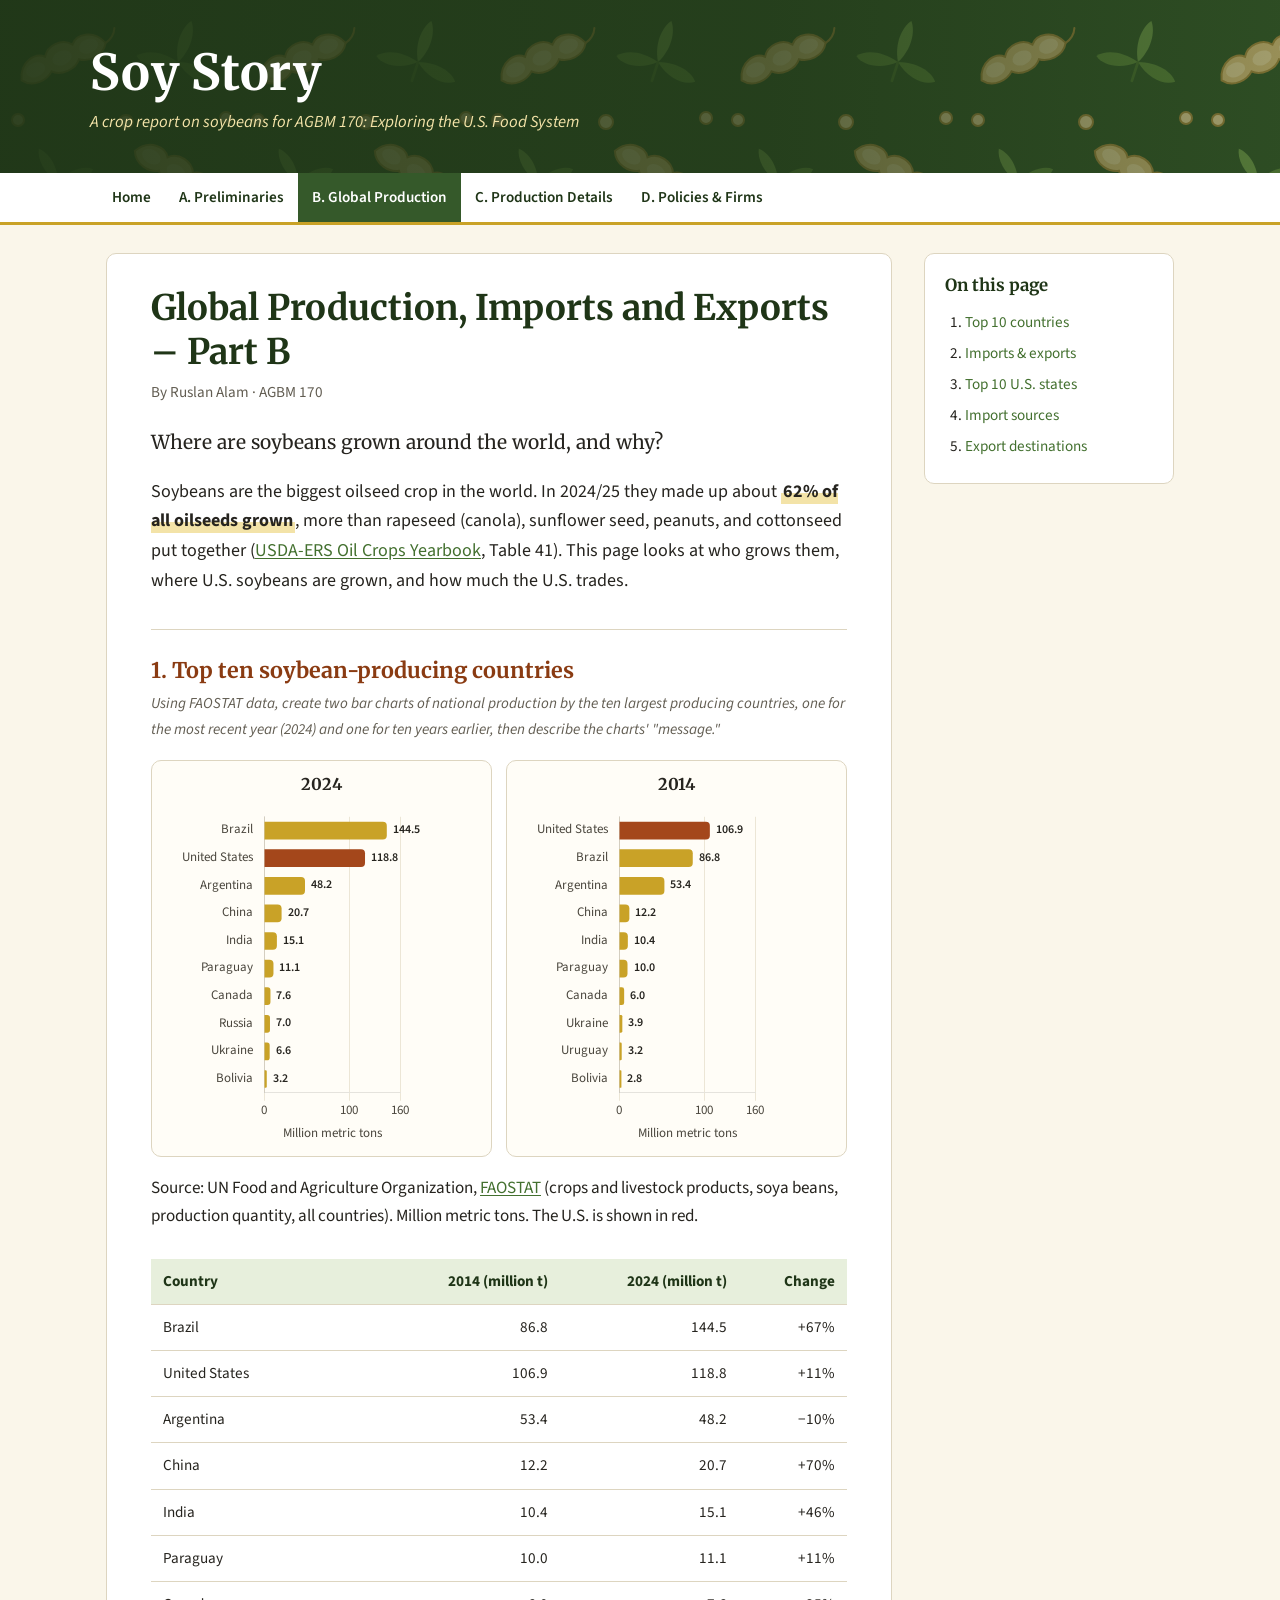
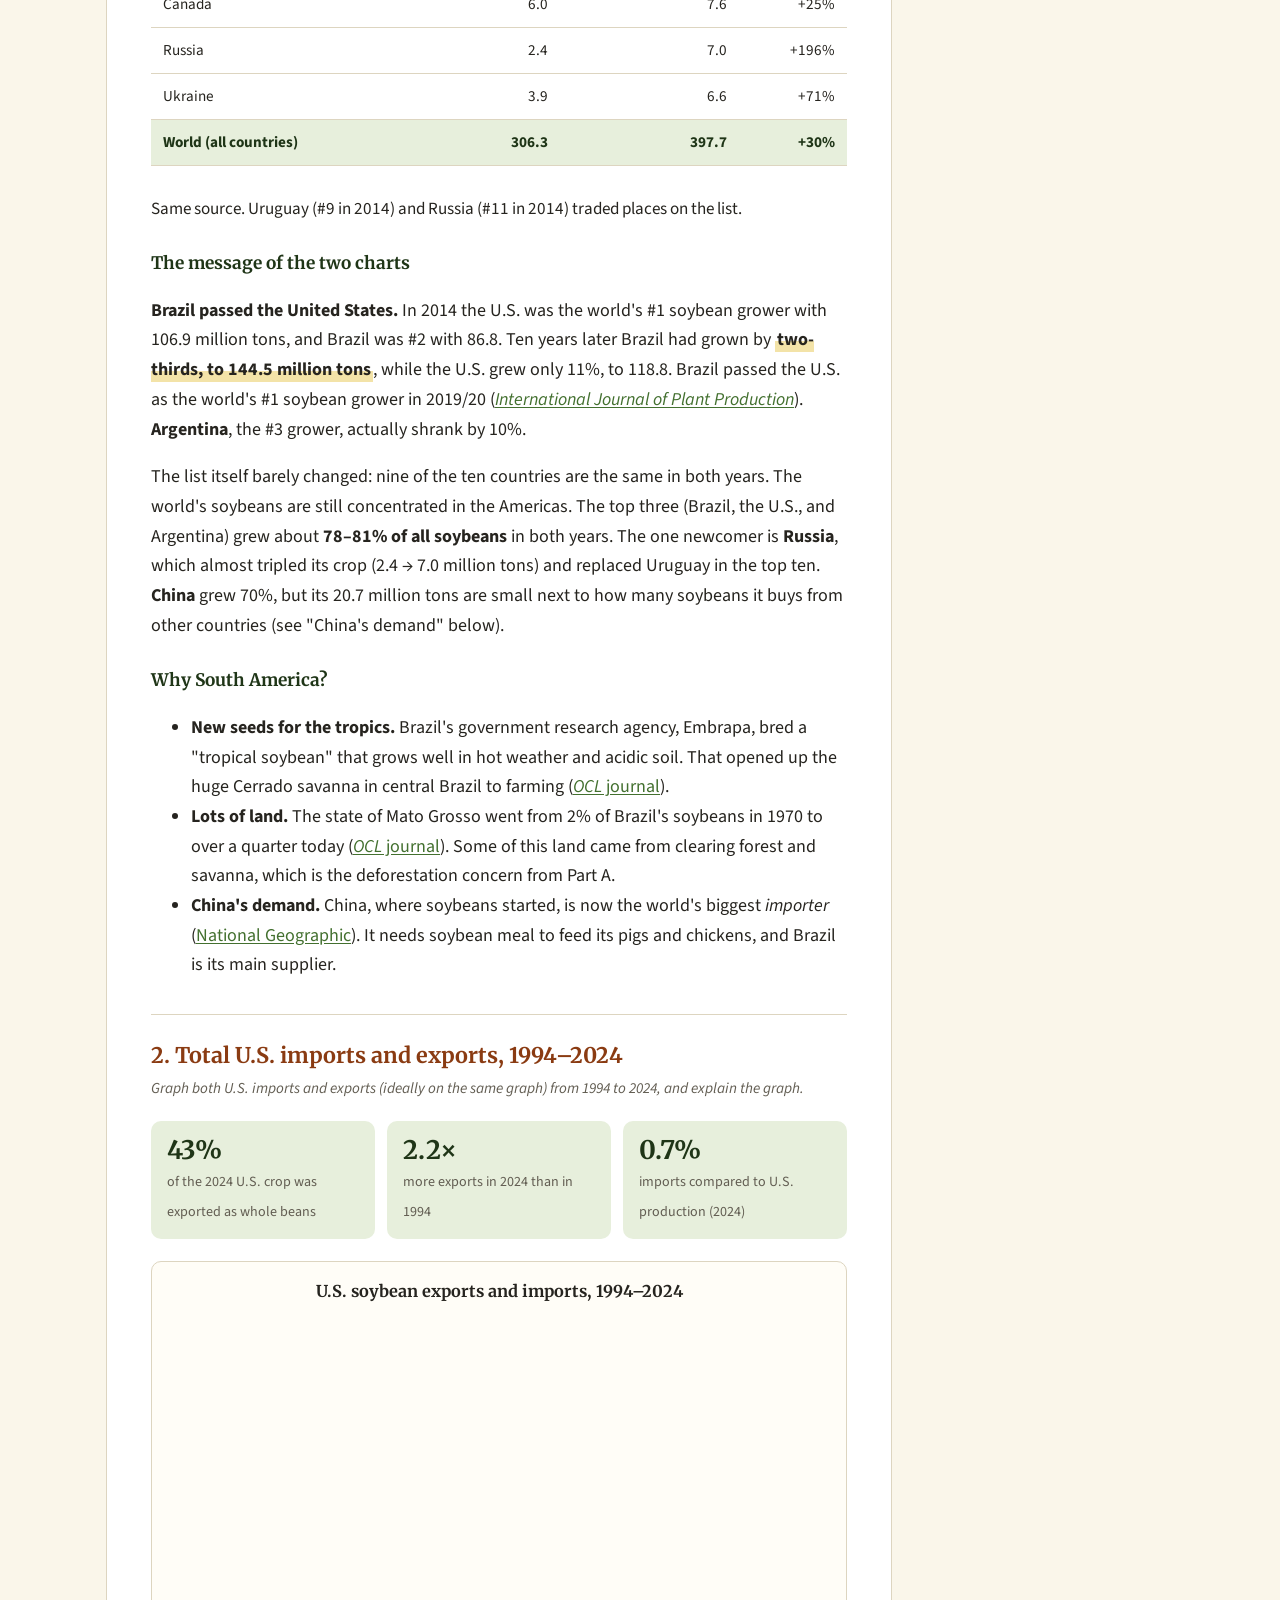
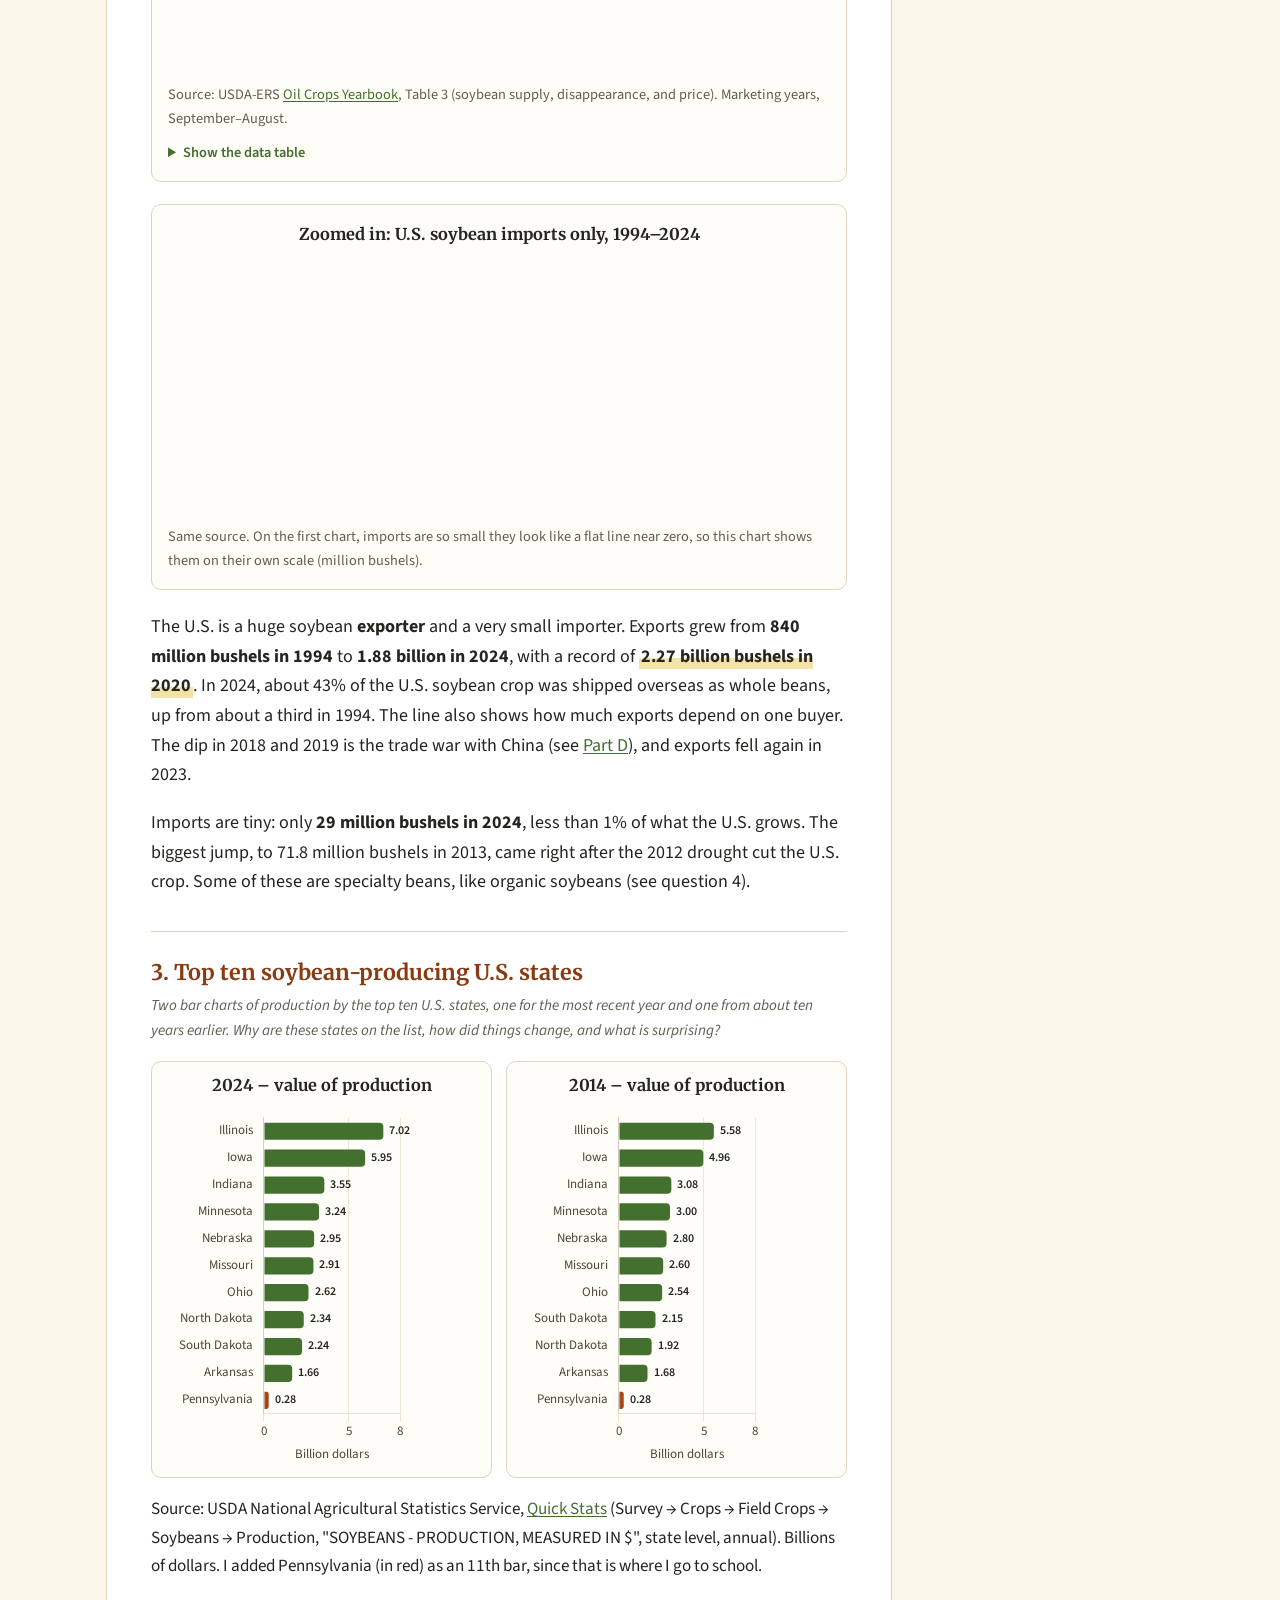
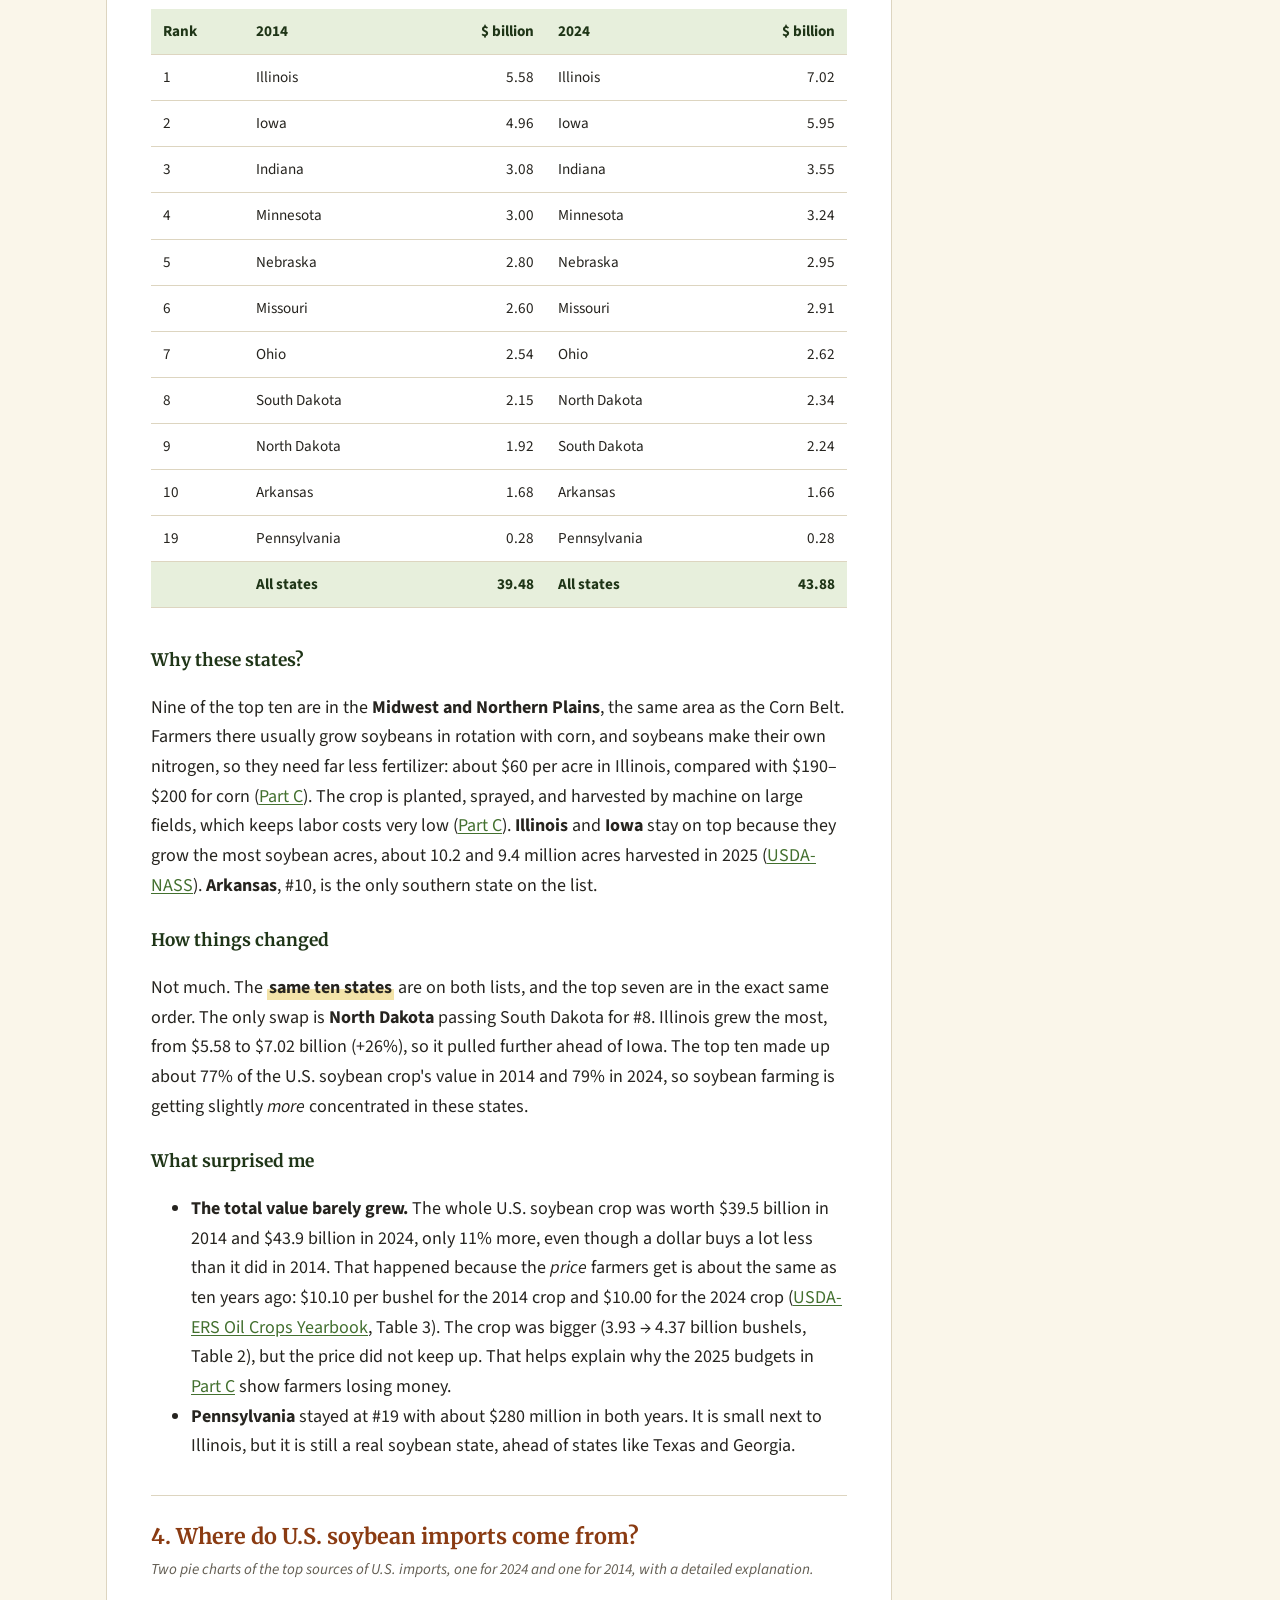
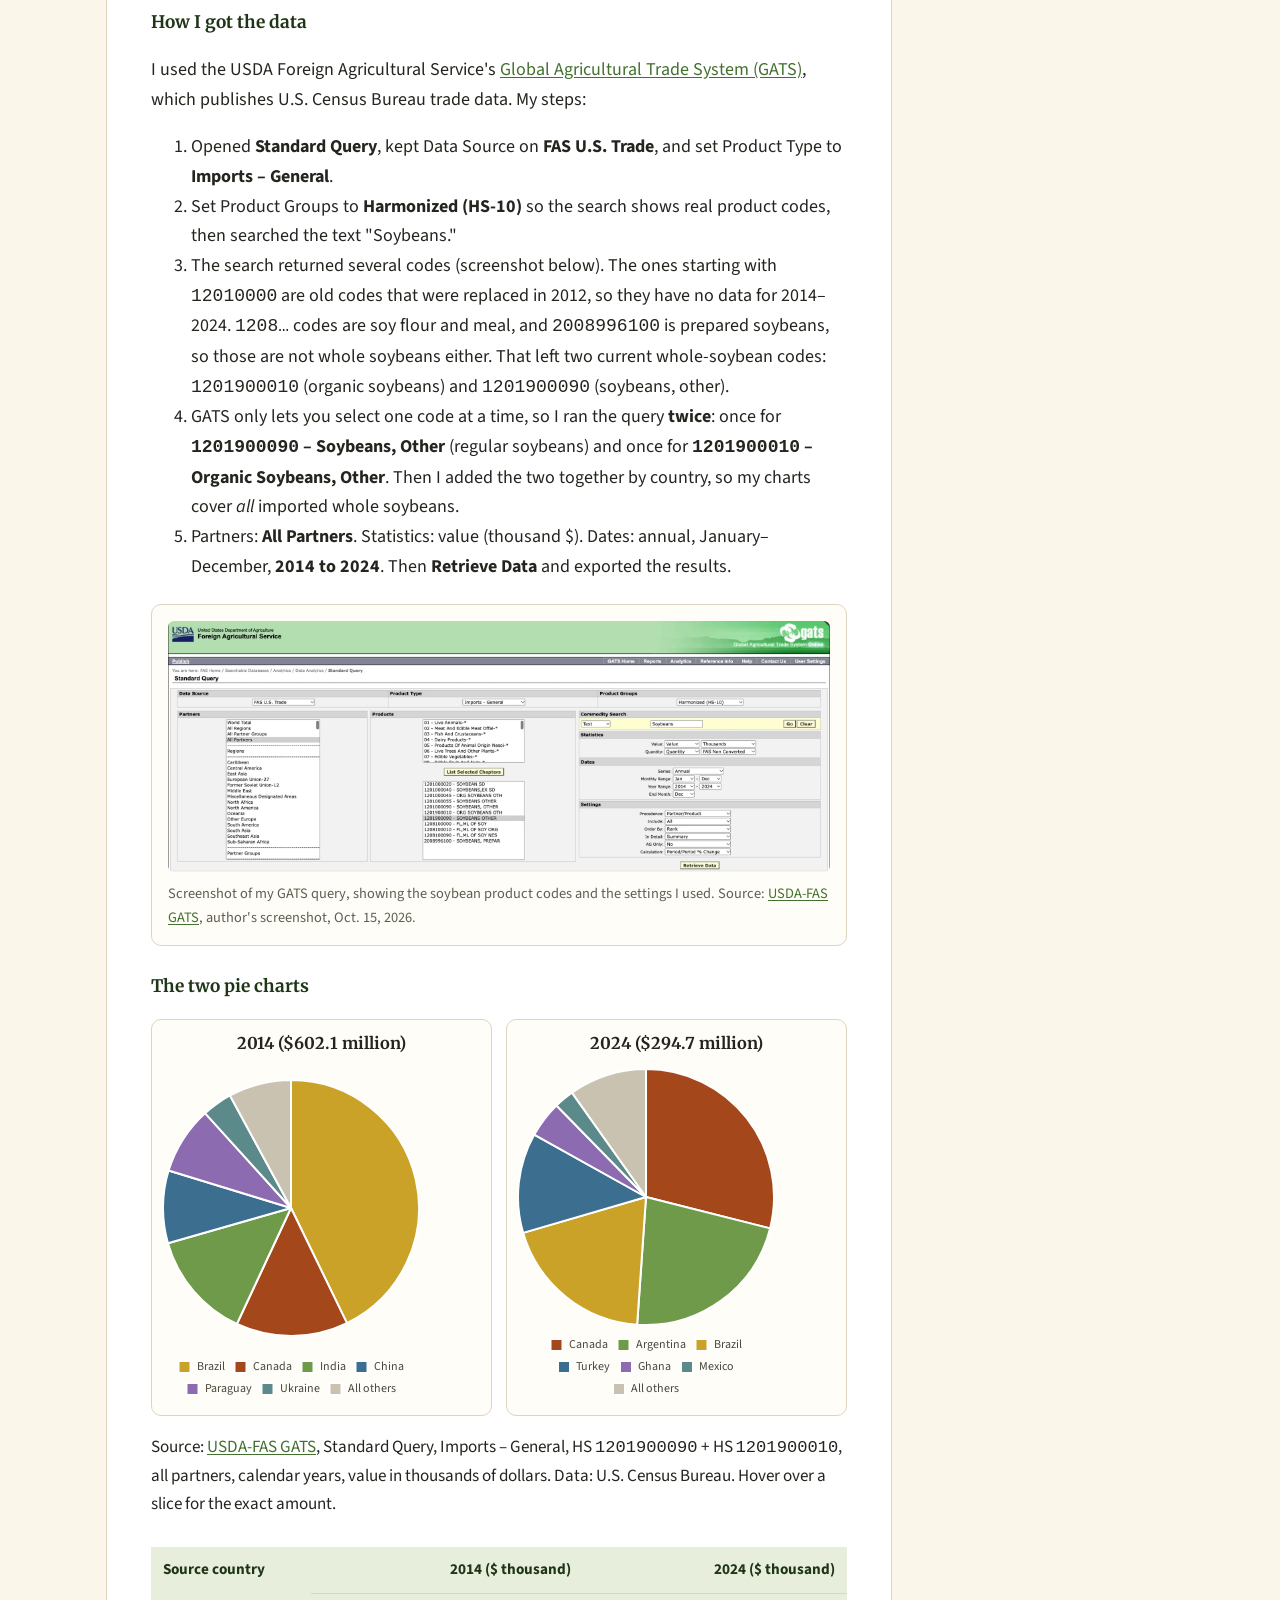
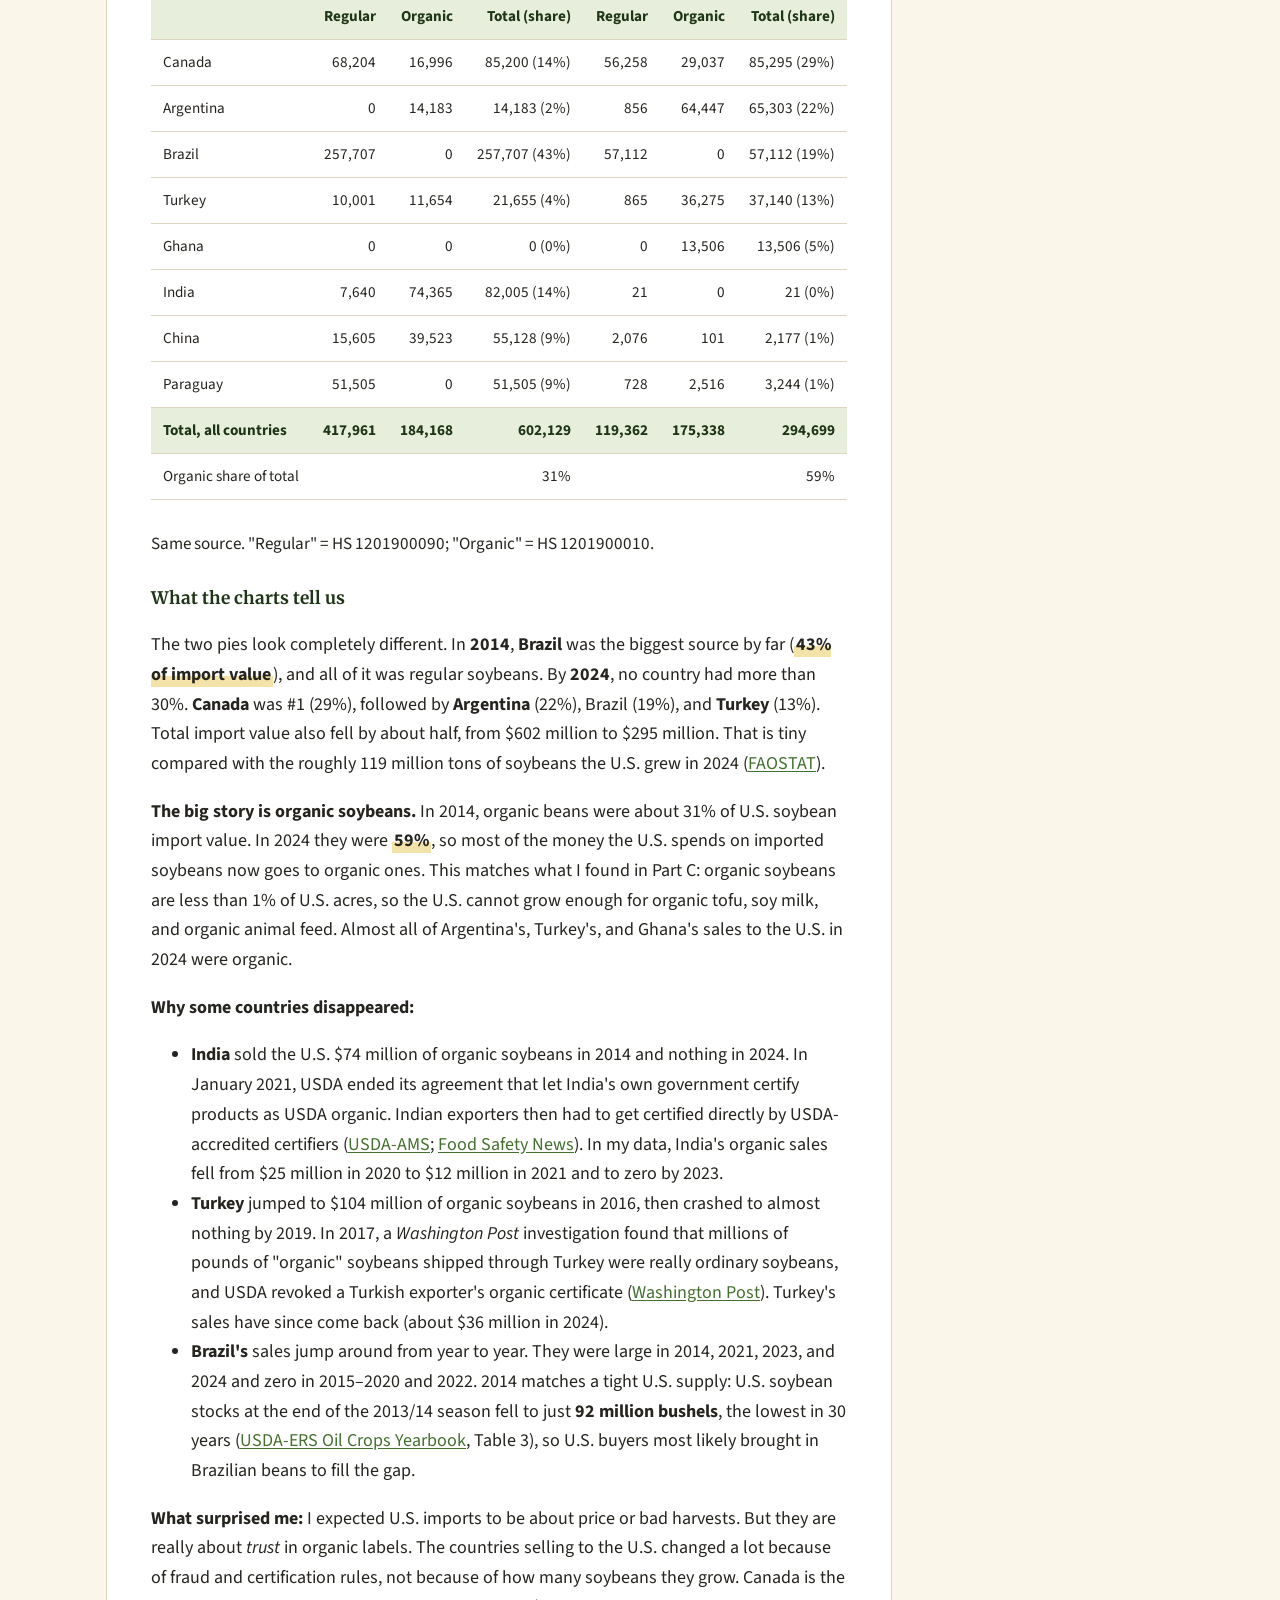
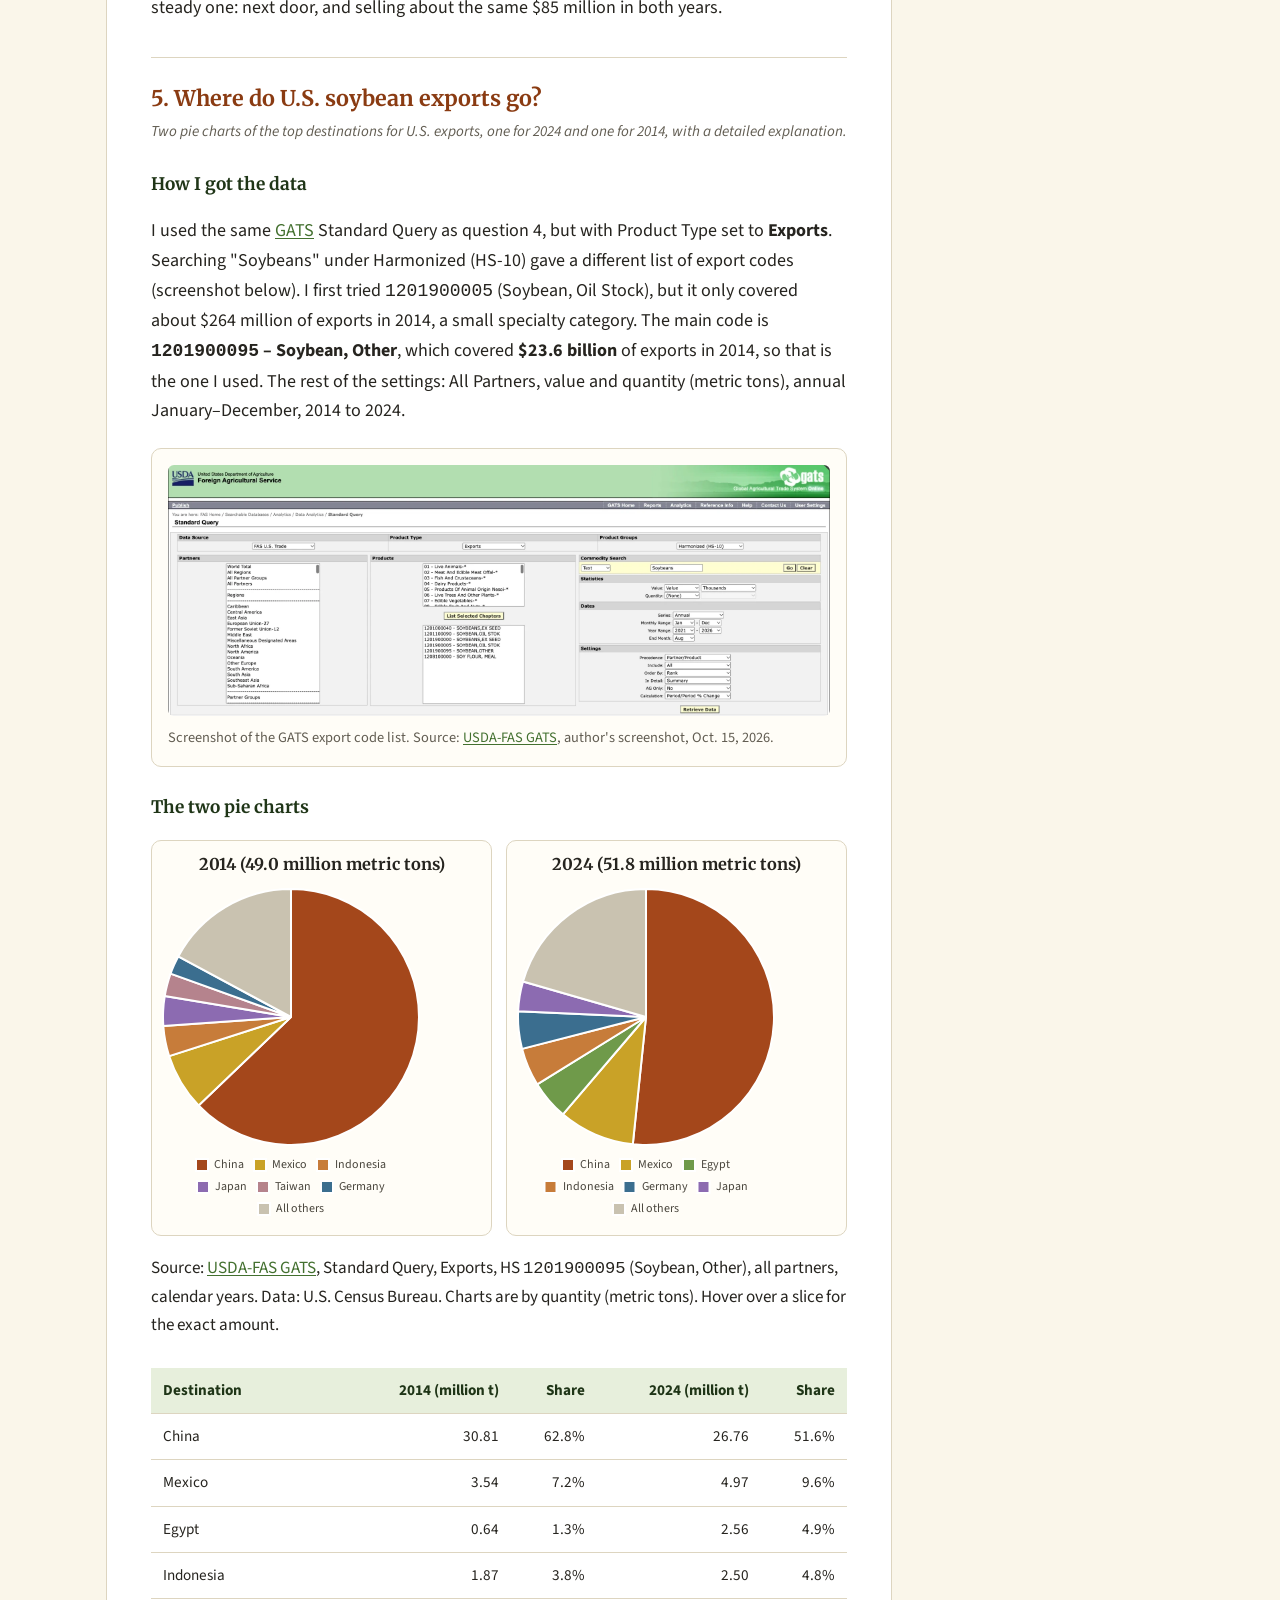
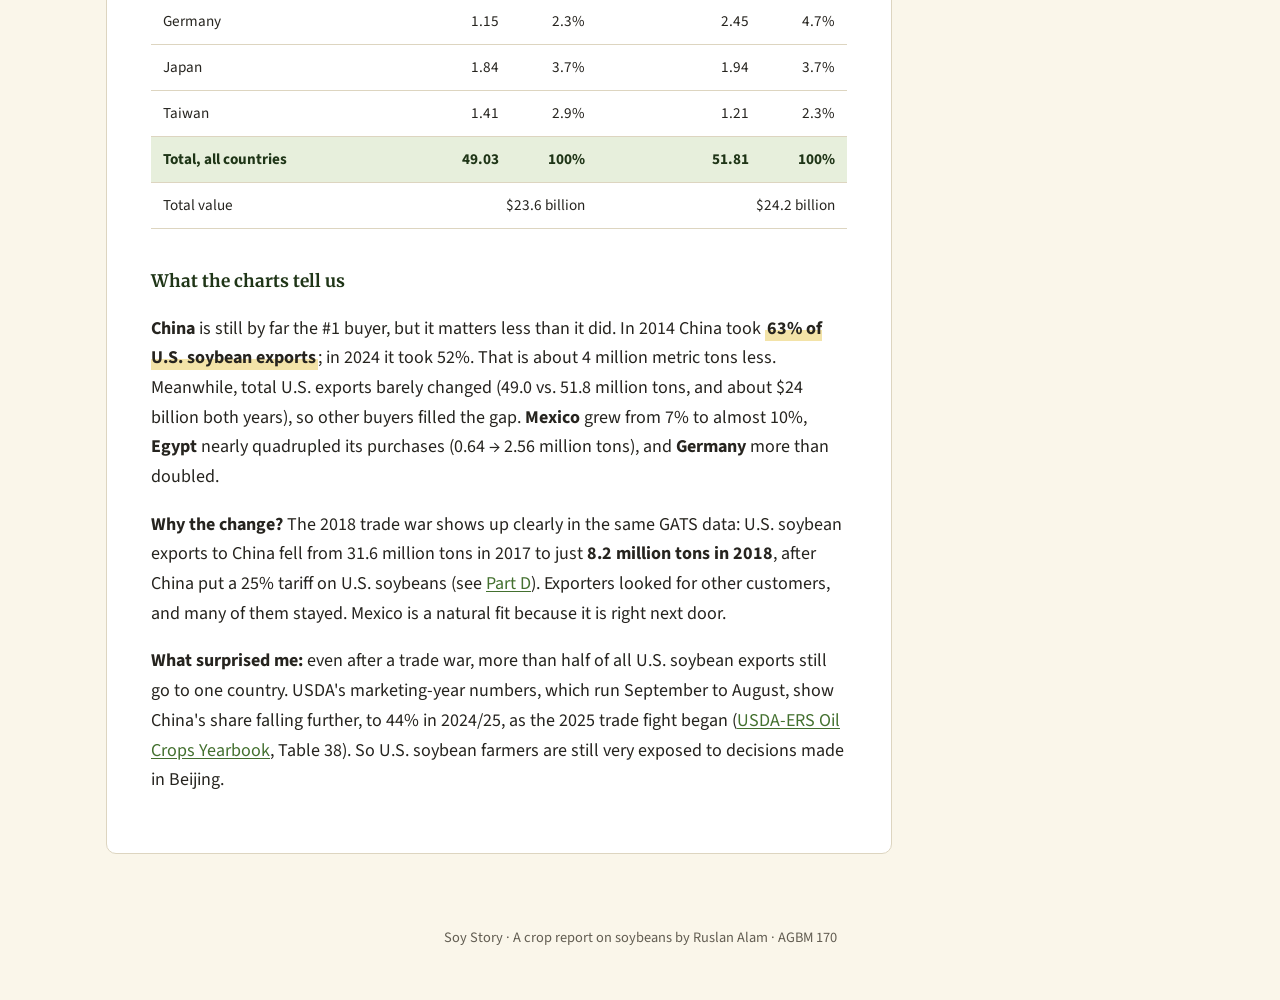
<file: part-b.html>
<!DOCTYPE html>
<html lang="en">
<head>
  <meta charset="utf-8">
  <meta name="viewport" content="width=device-width, initial-scale=1">
  <title>B. Global Production | Soy Story</title>
  <meta name="description" content="Part B of my AGBM 170 crop report on soybeans: where soybeans are grown around the world and why, plus U.S. imports and exports.">
  <link rel="preconnect" href="https://fonts.googleapis.com">
  <link rel="preconnect" href="https://fonts.gstatic.com" crossorigin>
  <link href="https://fonts.googleapis.com/css2?family=Merriweather:wght@400;700&family=Source+Sans+3:ital,wght@0,400;0,600;0,700;1,400&display=swap" rel="stylesheet">
  <link rel="icon" href="assets/img/favicon.svg" type="image/svg+xml">
  <link rel="stylesheet" href="assets/css/style.css">
</head>
<body>

<header class="site-header">
  <div class="inner">
    <div class="site-title">
      <h1><a href="index.html">Soy Story</a></h1>
      <p>A crop report on soybeans for AGBM 170: Exploring the U.S. Food System</p>
    </div>
  </div>
</header>

<nav class="site-nav" aria-label="Main">
  <ul>
    <li><a href="index.html">Home</a></li>
    <li><a href="part-a.html">A. Preliminaries</a></li>
    <li><a href="part-b.html" aria-current="page">B. Global Production</a></li>
    <li><a href="part-c.html">C. Production Details</a></li>
    <li><a href="part-d.html">D. Policies &amp; Firms</a></li>
  </ul>
</nav>

<div class="layout">
<main>

  <h1>Global Production, Imports and Exports – Part B</h1>
  <p class="byline">By Ruslan Alam · AGBM 170</p>
  <p class="crop-choice">Where are soybeans grown around the world, and why?</p>

  <p>Soybeans are the biggest oilseed crop in the world. In 2024/25 they made up about <span class="hl">62% of all oilseeds grown</span>, more than rapeseed (canola), sunflower seed, peanuts, and cottonseed put together (<a href="https://www.ers.usda.gov/data-products/oil-crops-yearbook">USDA-ERS Oil Crops Yearbook</a>, Table 41). This page looks at who grows them, where U.S. soybeans are grown, and how much the U.S. trades.</p>

  <!-- ===================== B1 ===================== -->
  <section class="question" id="b1">
    <h2>1. Top ten soybean-producing countries</h2>
    <p class="prompt">Using FAOSTAT data, create two bar charts of national production by the ten largest producing countries, one for the most recent year (2024) and one for ten years earlier, then describe the charts' "message."</p>

    <div class="photo-grid" style="grid-template-columns: repeat(auto-fit, minmax(300px, 1fr));">
      <figure>
        <p class="chart-title">2024</p>
        <div class="chart-box" style="height: 340px;"><canvas id="chart-countries-2024" aria-label="Bar chart of top 10 soybean-producing countries in 2024" role="img"></canvas></div>
      </figure>
      <figure>
        <p class="chart-title">2014</p>
        <div class="chart-box" style="height: 340px;"><canvas id="chart-countries-2014" aria-label="Bar chart of top 10 soybean-producing countries in 2014" role="img"></canvas></div>
      </figure>
    </div>
    <p class="cite">Source: UN Food and Agriculture Organization, <a href="https://www.fao.org/faostat/en/#data/QCL">FAOSTAT</a> (crops and livestock products, soya beans, production quantity, all countries). Million metric tons. The U.S. is shown in red.</p>

    <div class="table-scroll">
    <table>
      <thead><tr><th>Country</th><th class="num">2014 (million t)</th><th class="num">2024 (million t)</th><th class="num">Change</th></tr></thead>
      <tbody>
        <tr><td>Brazil</td><td class="num">86.8</td><td class="num">144.5</td><td class="num">+67%</td></tr>
        <tr><td>United States</td><td class="num">106.9</td><td class="num">118.8</td><td class="num">+11%</td></tr>
        <tr><td>Argentina</td><td class="num">53.4</td><td class="num">48.2</td><td class="num">−10%</td></tr>
        <tr><td>China</td><td class="num">12.2</td><td class="num">20.7</td><td class="num">+70%</td></tr>
        <tr><td>India</td><td class="num">10.4</td><td class="num">15.1</td><td class="num">+46%</td></tr>
        <tr><td>Paraguay</td><td class="num">10.0</td><td class="num">11.1</td><td class="num">+11%</td></tr>
        <tr><td>Canada</td><td class="num">6.0</td><td class="num">7.6</td><td class="num">+25%</td></tr>
        <tr><td>Russia</td><td class="num">2.4</td><td class="num">7.0</td><td class="num">+196%</td></tr>
        <tr><td>Ukraine</td><td class="num">3.9</td><td class="num">6.6</td><td class="num">+71%</td></tr>
        <tr><th>World (all countries)</th><th class="num">306.3</th><th class="num">397.7</th><th class="num">+30%</th></tr>
      </tbody>
    </table>
    </div>
    <p class="cite">Same source. Uruguay (#9 in 2014) and Russia (#11 in 2014) traded places on the list.</p>

    <h3>The message of the two charts</h3>
    <p><strong>Brazil passed the United States.</strong> In 2014 the U.S. was the world's #1 soybean grower with 106.9 million tons, and Brazil was #2 with 86.8. Ten years later Brazil had grown by <span class="hl">two-thirds, to 144.5 million tons</span>, while the U.S. grew only 11%, to 118.8. Brazil passed the U.S. as the world's #1 soybean grower in 2019/20 (<a href="https://link.springer.com/article/10.1007/s42106-026-00434-x"><em>International Journal of Plant Production</em></a>). <strong>Argentina</strong>, the #3 grower, actually shrank by 10%.</p>
    <p>The list itself barely changed: nine of the ten countries are the same in both years. The world's soybeans are still concentrated in the Americas. The top three (Brazil, the U.S., and Argentina) grew about <strong>78–81% of all soybeans</strong> in both years. The one newcomer is <strong>Russia</strong>, which almost tripled its crop (2.4 → 7.0 million tons) and replaced Uruguay in the top ten. <strong>China</strong> grew 70%, but its 20.7 million tons are small next to how many soybeans it buys from other countries (see "China's demand" below).</p>
    <figure class="web-photo" style="max-width:100%;">
      <img src="https://commons.wikimedia.org/wiki/Special:FilePath/SojaBrasnorte.jpg?width=900" alt="Large soybean field in Brazil" loading="lazy" style="display:block; width:100%; border-radius:6px;" onerror="this.closest('figure').remove()">
      <figcaption>A soybean field in Brazil. Farms like this in the Cerrado made Brazil the world's #1 soybean grower. Image: <a href="https://commons.wikimedia.org/wiki/File:SojaBrasnorte.jpg">Wikimedia Commons</a>.</figcaption>
    </figure>

    <h3>Why South America?</h3>
    <ul>
      <li><strong>New seeds for the tropics.</strong> Brazil's government research agency, Embrapa, bred a "tropical soybean" that grows well in hot weather and acidic soil. That opened up the huge Cerrado savanna in central Brazil to farming (<a href="https://www.ocl-journal.org/articles/ocl/full_html/2018/01/ocl170039/ocl170039.html"><em>OCL</em> journal</a>).</li>
      <li><strong>Lots of land.</strong> The state of Mato Grosso went from 2% of Brazil's soybeans in 1970 to over a quarter today (<a href="https://www.ocl-journal.org/articles/ocl/full_html/2018/01/ocl170039/ocl170039.html"><em>OCL</em> journal</a>). Some of this land came from clearing forest and savanna, which is the deforestation concern from Part A.</li>
      <li><strong>China's demand.</strong> China, where soybeans started, is now the world's biggest <em>importer</em> (<a href="https://www.nationalgeographic.com/environment/article/soybeans-took-over-world-food-agriculture">National Geographic</a>). It needs soybean meal to feed its pigs and chickens, and Brazil is its main supplier.</li>
    </ul>

  </section>

  <!-- ===================== B2 ===================== -->
  <section class="question" id="b2">
    <h2>2. Total U.S. imports and exports, 1994–2024</h2>
    <p class="prompt">Graph both U.S. imports and exports (ideally on the same graph) from 1994 to 2024, and explain the graph.</p>

    <div class="stats">
      <div class="stat"><span class="big">43%</span><span class="small">of the 2024 U.S. crop was exported as whole beans</span></div>
      <div class="stat"><span class="big">2.2×</span><span class="small">more exports in 2024 than in 1994</span></div>
      <div class="stat"><span class="big">0.7%</span><span class="small">imports compared to U.S. production (2024)</span></div>
    </div>

    <figure>
      <p class="chart-title">U.S. soybean exports and imports, 1994–2024</p>
      <div class="chart-box"><canvas id="chart-trade" aria-label="Line chart of U.S. soybean exports and imports, 1994 to 2024" role="img"></canvas></div>
      <figcaption>Source: USDA-ERS <a href="https://www.ers.usda.gov/data-products/oil-crops-yearbook">Oil Crops Yearbook</a>, Table 3 (soybean supply, disappearance, and price). Marketing years, September–August.
        <details class="data-table">
          <summary>Show the data table</summary>
          <div class="table-scroll">
            <table>
              <thead><tr><th>Year</th><th class="num">Exports (million bu)</th><th class="num">Imports (million bu)</th></tr></thead>
              <tbody id="trade-rows"></tbody>
            </table>
          </div>
        </details>
      </figcaption>
    </figure>

    <figure>
      <p class="chart-title">Zoomed in: U.S. soybean imports only, 1994–2024</p>
      <div class="chart-box" style="height: 260px;"><canvas id="chart-imports" aria-label="Line chart of U.S. soybean imports only, 1994 to 2024" role="img"></canvas></div>
      <figcaption>Same source. On the first chart, imports are so small they look like a flat line near zero, so this chart shows them on their own scale (million bushels).</figcaption>
    </figure>

    <p>The U.S. is a huge soybean <strong>exporter</strong> and a very small importer. Exports grew from <strong>840 million bushels in 1994</strong> to <strong>1.88 billion in 2024</strong>, with a record of <span class="hl">2.27 billion bushels in 2020</span>. In 2024, about 43% of the U.S. soybean crop was shipped overseas as whole beans, up from about a third in 1994. The line also shows how much exports depend on one buyer. The dip in 2018 and 2019 is the trade war with China (see <a href="part-d.html#d3">Part D</a>), and exports fell again in 2023.</p>
    <p>Imports are tiny: only <strong>29 million bushels in 2024</strong>, less than 1% of what the U.S. grows. The biggest jump, to 71.8 million bushels in 2013, came right after the 2012 drought cut the U.S. crop. Some of these are specialty beans, like organic soybeans (see question 4).</p>
  </section>

  <!-- ===================== B3 ===================== -->
  <section class="question" id="b3">
    <h2>3. Top ten soybean-producing U.S. states</h2>
    <p class="prompt">Two bar charts of production by the top ten U.S. states, one for the most recent year and one from about ten years earlier. Why are these states on the list, how did things change, and what is surprising?</p>

    <div class="photo-grid" style="grid-template-columns: repeat(auto-fit, minmax(300px, 1fr));">
      <figure>
        <p class="chart-title">2024 – value of production</p>
        <div class="chart-box" style="height: 360px;"><canvas id="chart-states-2024" aria-label="Bar chart of top 10 soybean states by value of production in 2024, plus Pennsylvania" role="img"></canvas></div>
      </figure>
      <figure>
        <p class="chart-title">2014 – value of production</p>
        <div class="chart-box" style="height: 360px;"><canvas id="chart-states-2014" aria-label="Bar chart of top 10 soybean states by value of production in 2014, plus Pennsylvania" role="img"></canvas></div>
      </figure>
    </div>
    <p class="cite">Source: USDA National Agricultural Statistics Service, <a href="https://quickstats.nass.usda.gov/">Quick Stats</a> (Survey → Crops → Field Crops → Soybeans → Production, "SOYBEANS - PRODUCTION, MEASURED IN $", state level, annual). Billions of dollars. I added Pennsylvania (in red) as an 11th bar, since that is where I go to school.</p>

    <div class="table-scroll">
    <table>
      <thead><tr><th>Rank</th><th>2014</th><th class="num">$ billion</th><th>2024</th><th class="num">$ billion</th></tr></thead>
      <tbody>
        <tr><td>1</td><td>Illinois</td><td class="num">5.58</td><td>Illinois</td><td class="num">7.02</td></tr>
        <tr><td>2</td><td>Iowa</td><td class="num">4.96</td><td>Iowa</td><td class="num">5.95</td></tr>
        <tr><td>3</td><td>Indiana</td><td class="num">3.08</td><td>Indiana</td><td class="num">3.55</td></tr>
        <tr><td>4</td><td>Minnesota</td><td class="num">3.00</td><td>Minnesota</td><td class="num">3.24</td></tr>
        <tr><td>5</td><td>Nebraska</td><td class="num">2.80</td><td>Nebraska</td><td class="num">2.95</td></tr>
        <tr><td>6</td><td>Missouri</td><td class="num">2.60</td><td>Missouri</td><td class="num">2.91</td></tr>
        <tr><td>7</td><td>Ohio</td><td class="num">2.54</td><td>Ohio</td><td class="num">2.62</td></tr>
        <tr><td>8</td><td>South Dakota</td><td class="num">2.15</td><td>North Dakota</td><td class="num">2.34</td></tr>
        <tr><td>9</td><td>North Dakota</td><td class="num">1.92</td><td>South Dakota</td><td class="num">2.24</td></tr>
        <tr><td>10</td><td>Arkansas</td><td class="num">1.68</td><td>Arkansas</td><td class="num">1.66</td></tr>
        <tr><td>19</td><td>Pennsylvania</td><td class="num">0.28</td><td>Pennsylvania</td><td class="num">0.28</td></tr>
        <tr><th></th><th>All states</th><th class="num">39.48</th><th>All states</th><th class="num">43.88</th></tr>
      </tbody>
    </table>
    </div>

    <h3>Why these states?</h3>
    <p>Nine of the top ten are in the <strong>Midwest and Northern Plains</strong>, the same area as the Corn Belt. Farmers there usually grow soybeans in rotation with corn, and soybeans make their own nitrogen, so they need far less fertilizer: about $60 per acre in Illinois, compared with $190–$200 for corn (<a href="part-c.html#c4">Part C</a>). The crop is planted, sprayed, and harvested by machine on large fields, which keeps labor costs very low (<a href="part-c.html#c3">Part C</a>). <strong>Illinois</strong> and <strong>Iowa</strong> stay on top because they grow the most soybean acres, about 10.2 and 9.4 million acres harvested in 2025 (<a href="https://quickstats.nass.usda.gov/">USDA-NASS</a>). <strong>Arkansas</strong>, #10, is the only southern state on the list.</p>

    <h3>How things changed</h3>
    <p>Not much. The <span class="hl">same ten states</span> are on both lists, and the top seven are in the exact same order. The only swap is <strong>North Dakota</strong> passing South Dakota for #8. Illinois grew the most, from $5.58 to $7.02 billion (+26%), so it pulled further ahead of Iowa. The top ten made up about 77% of the U.S. soybean crop's value in 2014 and 79% in 2024, so soybean farming is getting slightly <em>more</em> concentrated in these states.</p>

    <h3>What surprised me</h3>
    <ul>
      <li><strong>The total value barely grew.</strong> The whole U.S. soybean crop was worth $39.5 billion in 2014 and $43.9 billion in 2024, only 11% more, even though a dollar buys a lot less than it did in 2014. That happened because the <em>price</em> farmers get is about the same as ten years ago: $10.10 per bushel for the 2014 crop and $10.00 for the 2024 crop (<a href="https://www.ers.usda.gov/data-products/oil-crops-yearbook">USDA-ERS Oil Crops Yearbook</a>, Table 3). The crop was bigger (3.93 → 4.37 billion bushels, Table 2), but the price did not keep up. That helps explain why the 2025 budgets in <a href="part-c.html#c2">Part C</a> show farmers losing money.</li>
      <li><strong>Pennsylvania</strong> stayed at #19 with about $280 million in both years. It is small next to Illinois, but it is still a real soybean state, ahead of states like Texas and Georgia.</li>
    </ul>
  </section>

  <!-- ===================== B4 ===================== -->
  <section class="question" id="b4">
    <h2>4. Where do U.S. soybean imports come from?</h2>
    <p class="prompt">Two pie charts of the top sources of U.S. imports, one for 2024 and one for 2014, with a detailed explanation.</p>

    <h3>How I got the data</h3>
    <p>I used the USDA Foreign Agricultural Service's <a href="https://apps.fas.usda.gov/gats/ExpressQuery1.aspx">Global Agricultural Trade System (GATS)</a>, which publishes U.S. Census Bureau trade data. My steps:</p>
    <ol>
      <li>Opened <strong>Standard Query</strong>, kept Data Source on <strong>FAS U.S. Trade</strong>, and set Product Type to <strong>Imports – General</strong>.</li>
      <li>Set Product Groups to <strong>Harmonized (HS-10)</strong> so the search shows real product codes, then searched the text "Soybeans."</li>
      <li>The search returned several codes (screenshot below). The ones starting with <code>12010000</code> are old codes that were replaced in 2012, so they have no data for 2014–2024. <code>1208…</code> codes are soy flour and meal, and <code>2008996100</code> is prepared soybeans, so those are not whole soybeans either. That left two current whole-soybean codes: <code>1201900010</code> (organic soybeans) and <code>1201900090</code> (soybeans, other).</li>
      <li>GATS only lets you select one code at a time, so I ran the query <strong>twice</strong>: once for <strong><code>1201900090</code> – Soybeans, Other</strong> (regular soybeans) and once for <strong><code>1201900010</code> – Organic Soybeans, Other</strong>. Then I added the two together by country, so my charts cover <em>all</em> imported whole soybeans.</li>
      <li>Partners: <strong>All Partners</strong>. Statistics: value (thousand $). Dates: annual, January–December, <strong>2014 to 2024</strong>. Then <strong>Retrieve Data</strong> and exported the results.</li>
    </ol>
    <figure>
      <img src="assets/img/gats-import-query.webp" alt="Screenshot of the GATS Standard Query page with Imports – General, Harmonized HS-10, the soybean search results list including codes 1201900010 and 1201900090, All Partners, and years 2014 to 2024" loading="lazy" width="1976" height="750" style="display:block; width:100%; border-radius:6px;">
      <figcaption>Screenshot of my GATS query, showing the soybean product codes and the settings I used. Source: <a href="https://apps.fas.usda.gov/gats/ExpressQuery1.aspx">USDA-FAS GATS</a>, author's screenshot, Oct. 15, 2026.</figcaption>
    </figure>

    <h3>The two pie charts</h3>
    <div class="photo-grid" style="grid-template-columns: repeat(auto-fit, minmax(280px, 1fr));">
      <figure>
        <p class="chart-title">2014 ($602.1 million)</p>
        <div class="chart-box" style="height: 340px;"><canvas id="chart-imp-2014" aria-label="Pie chart of U.S. soybean imports by source country in 2014, by value" role="img"></canvas></div>
      </figure>
      <figure>
        <p class="chart-title">2024 ($294.7 million)</p>
        <div class="chart-box" style="height: 340px;"><canvas id="chart-imp-2024" aria-label="Pie chart of U.S. soybean imports by source country in 2024, by value" role="img"></canvas></div>
      </figure>
    </div>
    <p class="cite">Source: <a href="https://apps.fas.usda.gov/gats/ExpressQuery1.aspx">USDA-FAS GATS</a>, Standard Query, Imports – General, HS <code>1201900090</code> + HS <code>1201900010</code>, all partners, calendar years, value in thousands of dollars. Data: U.S. Census Bureau. Hover over a slice for the exact amount.</p>

    <div class="table-scroll">
    <table>
      <thead><tr><th rowspan="2">Source country</th><th class="num" colspan="3">2014 ($ thousand)</th><th class="num" colspan="3">2024 ($ thousand)</th></tr>
        <tr><th class="num">Regular</th><th class="num">Organic</th><th class="num">Total (share)</th><th class="num">Regular</th><th class="num">Organic</th><th class="num">Total (share)</th></tr></thead>
      <tbody>
        <tr><td>Canada</td><td class="num">68,204</td><td class="num">16,996</td><td class="num">85,200 (14%)</td><td class="num">56,258</td><td class="num">29,037</td><td class="num">85,295 (29%)</td></tr>
        <tr><td>Argentina</td><td class="num">0</td><td class="num">14,183</td><td class="num">14,183 (2%)</td><td class="num">856</td><td class="num">64,447</td><td class="num">65,303 (22%)</td></tr>
        <tr><td>Brazil</td><td class="num">257,707</td><td class="num">0</td><td class="num">257,707 (43%)</td><td class="num">57,112</td><td class="num">0</td><td class="num">57,112 (19%)</td></tr>
        <tr><td>Turkey</td><td class="num">10,001</td><td class="num">11,654</td><td class="num">21,655 (4%)</td><td class="num">865</td><td class="num">36,275</td><td class="num">37,140 (13%)</td></tr>
        <tr><td>Ghana</td><td class="num">0</td><td class="num">0</td><td class="num">0 (0%)</td><td class="num">0</td><td class="num">13,506</td><td class="num">13,506 (5%)</td></tr>
        <tr><td>India</td><td class="num">7,640</td><td class="num">74,365</td><td class="num">82,005 (14%)</td><td class="num">21</td><td class="num">0</td><td class="num">21 (0%)</td></tr>
        <tr><td>China</td><td class="num">15,605</td><td class="num">39,523</td><td class="num">55,128 (9%)</td><td class="num">2,076</td><td class="num">101</td><td class="num">2,177 (1%)</td></tr>
        <tr><td>Paraguay</td><td class="num">51,505</td><td class="num">0</td><td class="num">51,505 (9%)</td><td class="num">728</td><td class="num">2,516</td><td class="num">3,244 (1%)</td></tr>
        <tr><th>Total, all countries</th><th class="num">417,961</th><th class="num">184,168</th><th class="num">602,129</th><th class="num">119,362</th><th class="num">175,338</th><th class="num">294,699</th></tr>
        <tr><td>Organic share of total</td><td class="num" colspan="3">31%</td><td class="num" colspan="3">59%</td></tr>
      </tbody>
    </table>
    </div>
    <p class="cite">Same source. "Regular" = HS 1201900090; "Organic" = HS 1201900010.</p>

    <h3>What the charts tell us</h3>
    <p>The two pies look completely different. In <strong>2014</strong>, <strong>Brazil</strong> was the biggest source by far (<span class="hl">43% of import value</span>), and all of it was regular soybeans. By <strong>2024</strong>, no country had more than 30%. <strong>Canada</strong> was #1 (29%), followed by <strong>Argentina</strong> (22%), Brazil (19%), and <strong>Turkey</strong> (13%). Total import value also fell by about half, from $602 million to $295 million. That is tiny compared with the roughly 119 million tons of soybeans the U.S. grew in 2024 (<a href="https://www.fao.org/faostat/en/#data/QCL">FAOSTAT</a>).</p>
    <p><strong>The big story is organic soybeans.</strong> In 2014, organic beans were about 31% of U.S. soybean import value. In 2024 they were <span class="hl">59%</span>, so most of the money the U.S. spends on imported soybeans now goes to organic ones. This matches what I found in Part C: organic soybeans are less than 1% of U.S. acres, so the U.S. cannot grow enough for organic tofu, soy milk, and organic animal feed. Almost all of Argentina's, Turkey's, and Ghana's sales to the U.S. in 2024 were organic.</p>
    <p><strong>Why some countries disappeared:</strong></p>
    <ul>
      <li><strong>India</strong> sold the U.S. $74 million of organic soybeans in 2014 and nothing in 2024. In January 2021, USDA ended its agreement that let India's own government certify products as USDA organic. Indian exporters then had to get certified directly by USDA-accredited certifiers (<a href="https://www.ams.usda.gov/services/organic-certification/international-trade/India">USDA-AMS</a>; <a href="https://www.foodsafetynews.com/2021/01/usda-increasing-certification-requirements-for-organic-imports-from-india/">Food Safety News</a>). In my data, India's organic sales fell from $25 million in 2020 to $12 million in 2021 and to zero by 2023.</li>
      <li><strong>Turkey</strong> jumped to $104 million of organic soybeans in 2016, then crashed to almost nothing by 2019. In 2017, a <em>Washington Post</em> investigation found that millions of pounds of "organic" soybeans shipped through Turkey were really ordinary soybeans, and USDA revoked a Turkish exporter's organic certificate (<a href="https://www.washingtonpost.com/news/wonk/wp/2017/06/12/millions-of-pounds-of-apparently-fake-organic-grains-convince-the-food-industry-there-may-be-a-problem/">Washington Post</a>). Turkey's sales have since come back (about $36 million in 2024).</li>
      <li><strong>Brazil's</strong> sales jump around from year to year. They were large in 2014, 2021, 2023, and 2024 and zero in 2015–2020 and 2022. 2014 matches a tight U.S. supply: U.S. soybean stocks at the end of the 2013/14 season fell to just <strong>92 million bushels</strong>, the lowest in 30 years (<a href="https://www.ers.usda.gov/data-products/oil-crops-yearbook">USDA-ERS Oil Crops Yearbook</a>, Table 3), so U.S. buyers most likely brought in Brazilian beans to fill the gap.</li>
    </ul>
    <p><strong>What surprised me:</strong> I expected U.S. imports to be about price or bad harvests. But they are really about <em>trust</em> in organic labels. The countries selling to the U.S. changed a lot because of fraud and certification rules, not because of how many soybeans they grow. Canada is the steady one: next door, and selling about the same $85 million in both years.</p>
  </section>

  <!-- ===================== B5 ===================== -->
  <section class="question" id="b5">
    <h2>5. Where do U.S. soybean exports go?</h2>
    <p class="prompt">Two pie charts of the top destinations for U.S. exports, one for 2024 and one for 2014, with a detailed explanation.</p>

    <h3>How I got the data</h3>
    <p>I used the same <a href="https://apps.fas.usda.gov/gats/ExpressQuery1.aspx">GATS</a> Standard Query as question 4, but with Product Type set to <strong>Exports</strong>. Searching "Soybeans" under Harmonized (HS-10) gave a different list of export codes (screenshot below). I first tried <code>1201900005</code> (Soybean, Oil Stock), but it only covered about $264 million of exports in 2014, a small specialty category. The main code is <strong><code>1201900095</code> – Soybean, Other</strong>, which covered <strong>$23.6 billion</strong> of exports in 2014, so that is the one I used. The rest of the settings: All Partners, value and quantity (metric tons), annual January–December, 2014 to 2024.</p>
    <figure>
      <img src="assets/img/gats-export-query.webp" alt="Screenshot of the GATS Standard Query page set to Exports and Harmonized HS-10, showing the soybean export codes including 1201900005 and 1201900095" loading="lazy" width="1976" height="750" style="display:block; width:100%; border-radius:6px;">
      <figcaption>Screenshot of the GATS export code list. Source: <a href="https://apps.fas.usda.gov/gats/ExpressQuery1.aspx">USDA-FAS GATS</a>, author's screenshot, Oct. 15, 2026.</figcaption>
    </figure>

    <h3>The two pie charts</h3>
    <div class="photo-grid" style="grid-template-columns: repeat(auto-fit, minmax(280px, 1fr));">
      <figure>
        <p class="chart-title">2014 (49.0 million metric tons)</p>
        <div class="chart-box" style="height: 340px;"><canvas id="chart-dest-2014" aria-label="Pie chart of U.S. soybean export destinations in 2014" role="img"></canvas></div>
      </figure>
      <figure>
        <p class="chart-title">2024 (51.8 million metric tons)</p>
        <div class="chart-box" style="height: 340px;"><canvas id="chart-dest-2024" aria-label="Pie chart of U.S. soybean export destinations in 2024" role="img"></canvas></div>
      </figure>
    </div>
    <p class="cite">Source: <a href="https://apps.fas.usda.gov/gats/ExpressQuery1.aspx">USDA-FAS GATS</a>, Standard Query, Exports, HS <code>1201900095</code> (Soybean, Other), all partners, calendar years. Data: U.S. Census Bureau. Charts are by quantity (metric tons). Hover over a slice for the exact amount.</p>

    <div class="table-scroll">
    <table>
      <thead><tr><th>Destination</th><th class="num">2014 (million t)</th><th class="num">Share</th><th class="num">2024 (million t)</th><th class="num">Share</th></tr></thead>
      <tbody>
        <tr><td>China</td><td class="num">30.81</td><td class="num">62.8%</td><td class="num">26.76</td><td class="num">51.6%</td></tr>
        <tr><td>Mexico</td><td class="num">3.54</td><td class="num">7.2%</td><td class="num">4.97</td><td class="num">9.6%</td></tr>
        <tr><td>Egypt</td><td class="num">0.64</td><td class="num">1.3%</td><td class="num">2.56</td><td class="num">4.9%</td></tr>
        <tr><td>Indonesia</td><td class="num">1.87</td><td class="num">3.8%</td><td class="num">2.50</td><td class="num">4.8%</td></tr>
        <tr><td>Germany</td><td class="num">1.15</td><td class="num">2.3%</td><td class="num">2.45</td><td class="num">4.7%</td></tr>
        <tr><td>Japan</td><td class="num">1.84</td><td class="num">3.7%</td><td class="num">1.94</td><td class="num">3.7%</td></tr>
        <tr><td>Taiwan</td><td class="num">1.41</td><td class="num">2.9%</td><td class="num">1.21</td><td class="num">2.3%</td></tr>
        <tr><th>Total, all countries</th><th class="num">49.03</th><th class="num">100%</th><th class="num">51.81</th><th class="num">100%</th></tr>
        <tr><td>Total value</td><td class="num" colspan="2">$23.6 billion</td><td class="num" colspan="2">$24.2 billion</td></tr>
      </tbody>
    </table>
    </div>

    <h3>What the charts tell us</h3>
    <p><strong>China</strong> is still by far the #1 buyer, but it matters less than it did. In 2014 China took <span class="hl">63% of U.S. soybean exports</span>; in 2024 it took 52%. That is about 4 million metric tons less. Meanwhile, total U.S. exports barely changed (49.0 vs. 51.8 million tons, and about $24 billion both years), so other buyers filled the gap. <strong>Mexico</strong> grew from 7% to almost 10%, <strong>Egypt</strong> nearly quadrupled its purchases (0.64 → 2.56 million tons), and <strong>Germany</strong> more than doubled.</p>
    <p><strong>Why the change?</strong> The 2018 trade war shows up clearly in the same GATS data: U.S. soybean exports to China fell from 31.6 million tons in 2017 to just <strong>8.2 million tons in 2018</strong>, after China put a 25% tariff on U.S. soybeans (see <a href="part-d.html#d3">Part D</a>). Exporters looked for other customers, and many of them stayed. Mexico is a natural fit because it is right next door.</p>
    <p><strong>What surprised me:</strong> even after a trade war, more than half of all U.S. soybean exports still go to one country. USDA's marketing-year numbers, which run September to August, show China's share falling further, to 44% in 2024/25, as the 2025 trade fight began (<a href="https://www.ers.usda.gov/data-products/oil-crops-yearbook">USDA-ERS Oil Crops Yearbook</a>, Table 38). So U.S. soybean farmers are still very exposed to decisions made in Beijing.</p>
  </section>

</main>

<aside class="toc" aria-label="On this page">
  <h2>On this page</h2>
  <ol>
    <li><a href="#b1">Top 10 countries</a></li>
    <li><a href="#b2">Imports &amp; exports</a></li>
    <li><a href="#b3">Top 10 U.S. states</a></li>
    <li><a href="#b4">Import sources</a></li>
    <li><a href="#b5">Export destinations</a></li>
  </ol>
</aside>
</div>

<footer class="site-footer">
  <p>Soy Story · A crop report on soybeans by Ruslan Alam · AGBM 170</p>
</footer>

<script src="assets/js/vendor/chart.umd.min.js"></script>
<script src="assets/js/charts.js"></script>
</body>
</html>
</file>
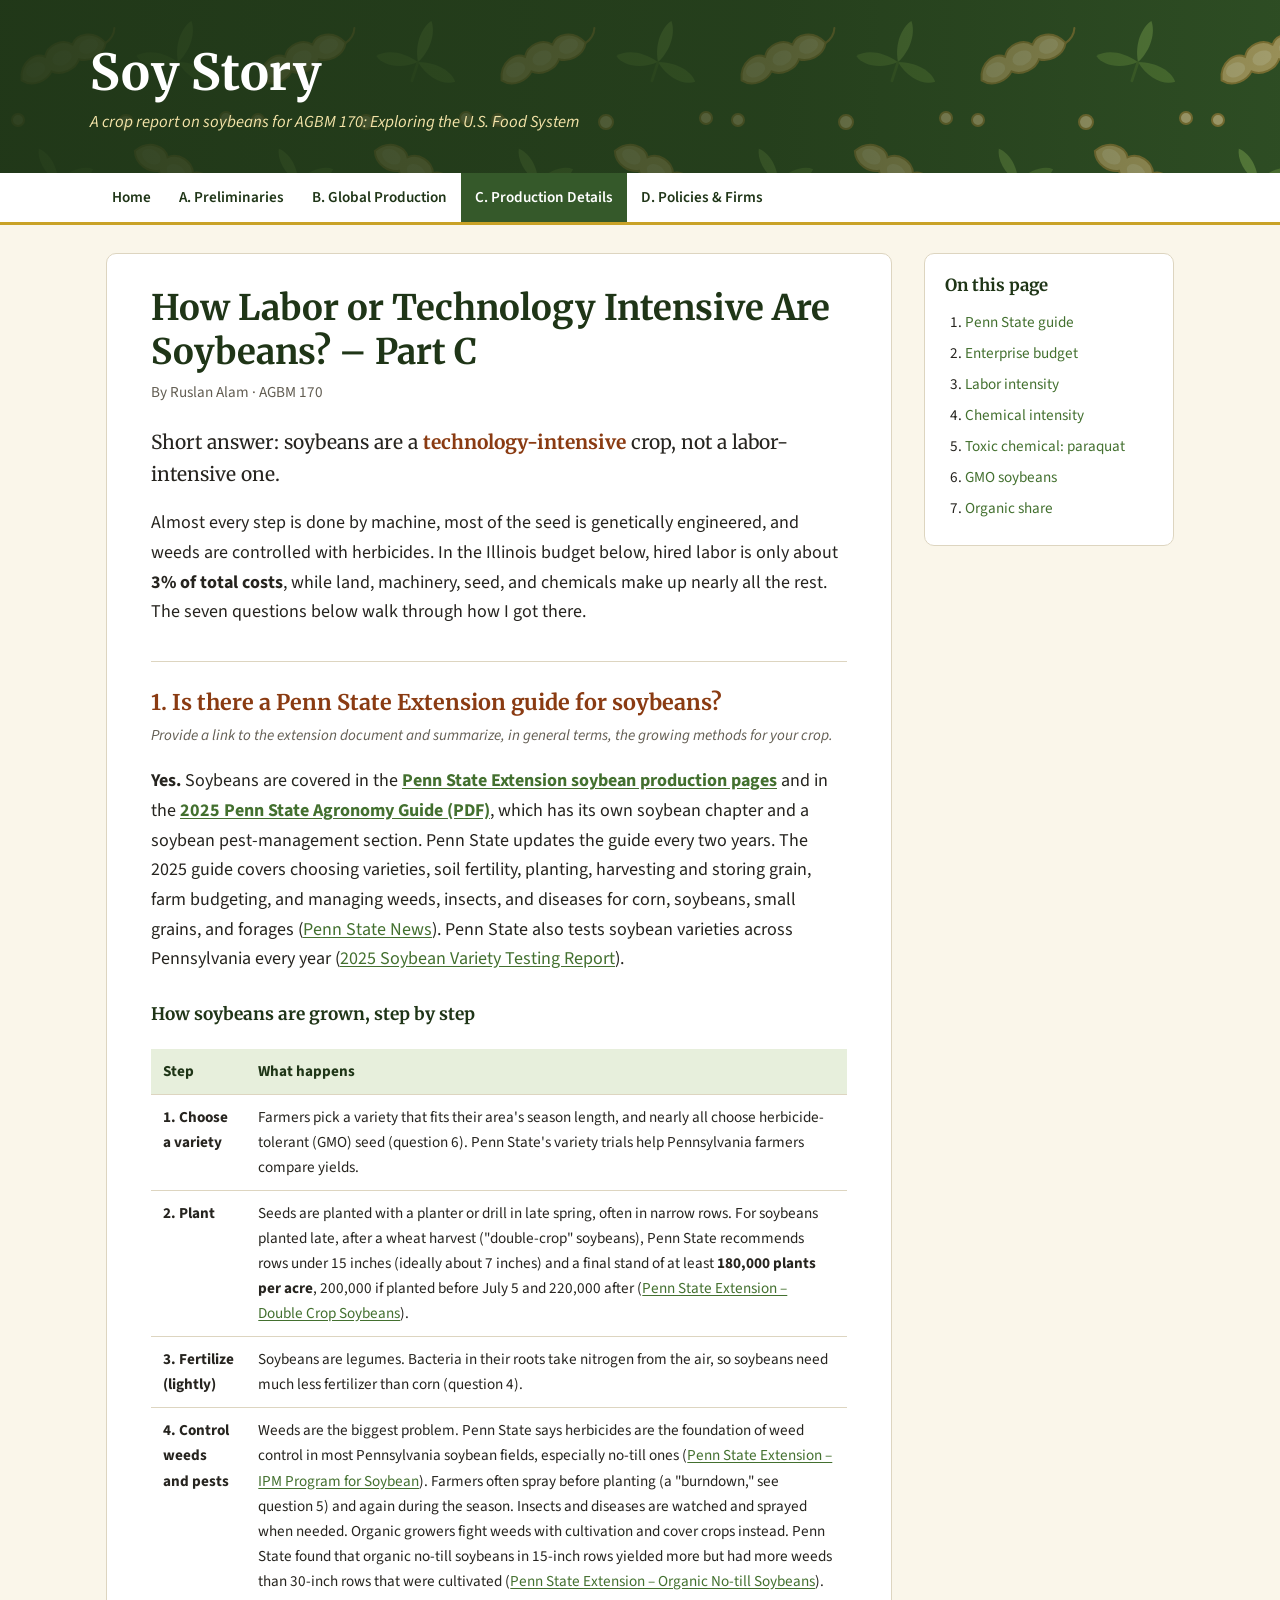
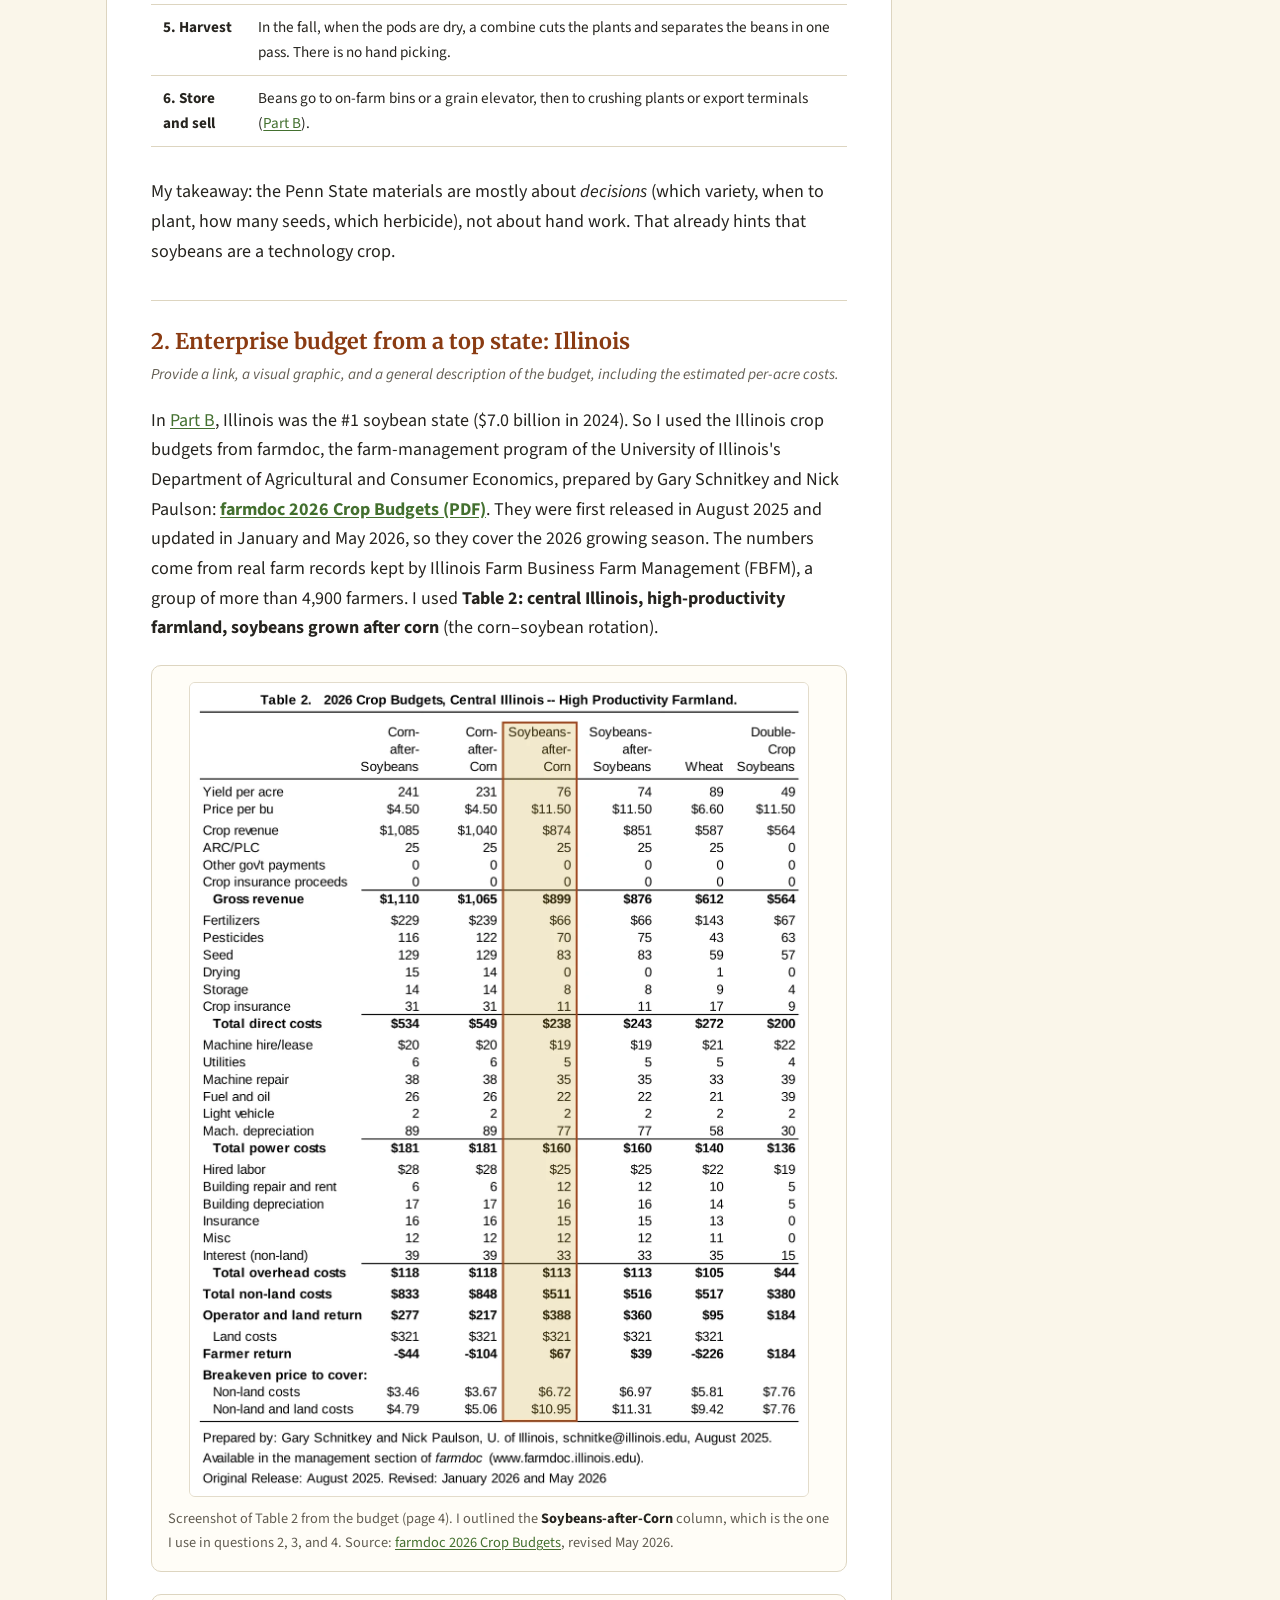
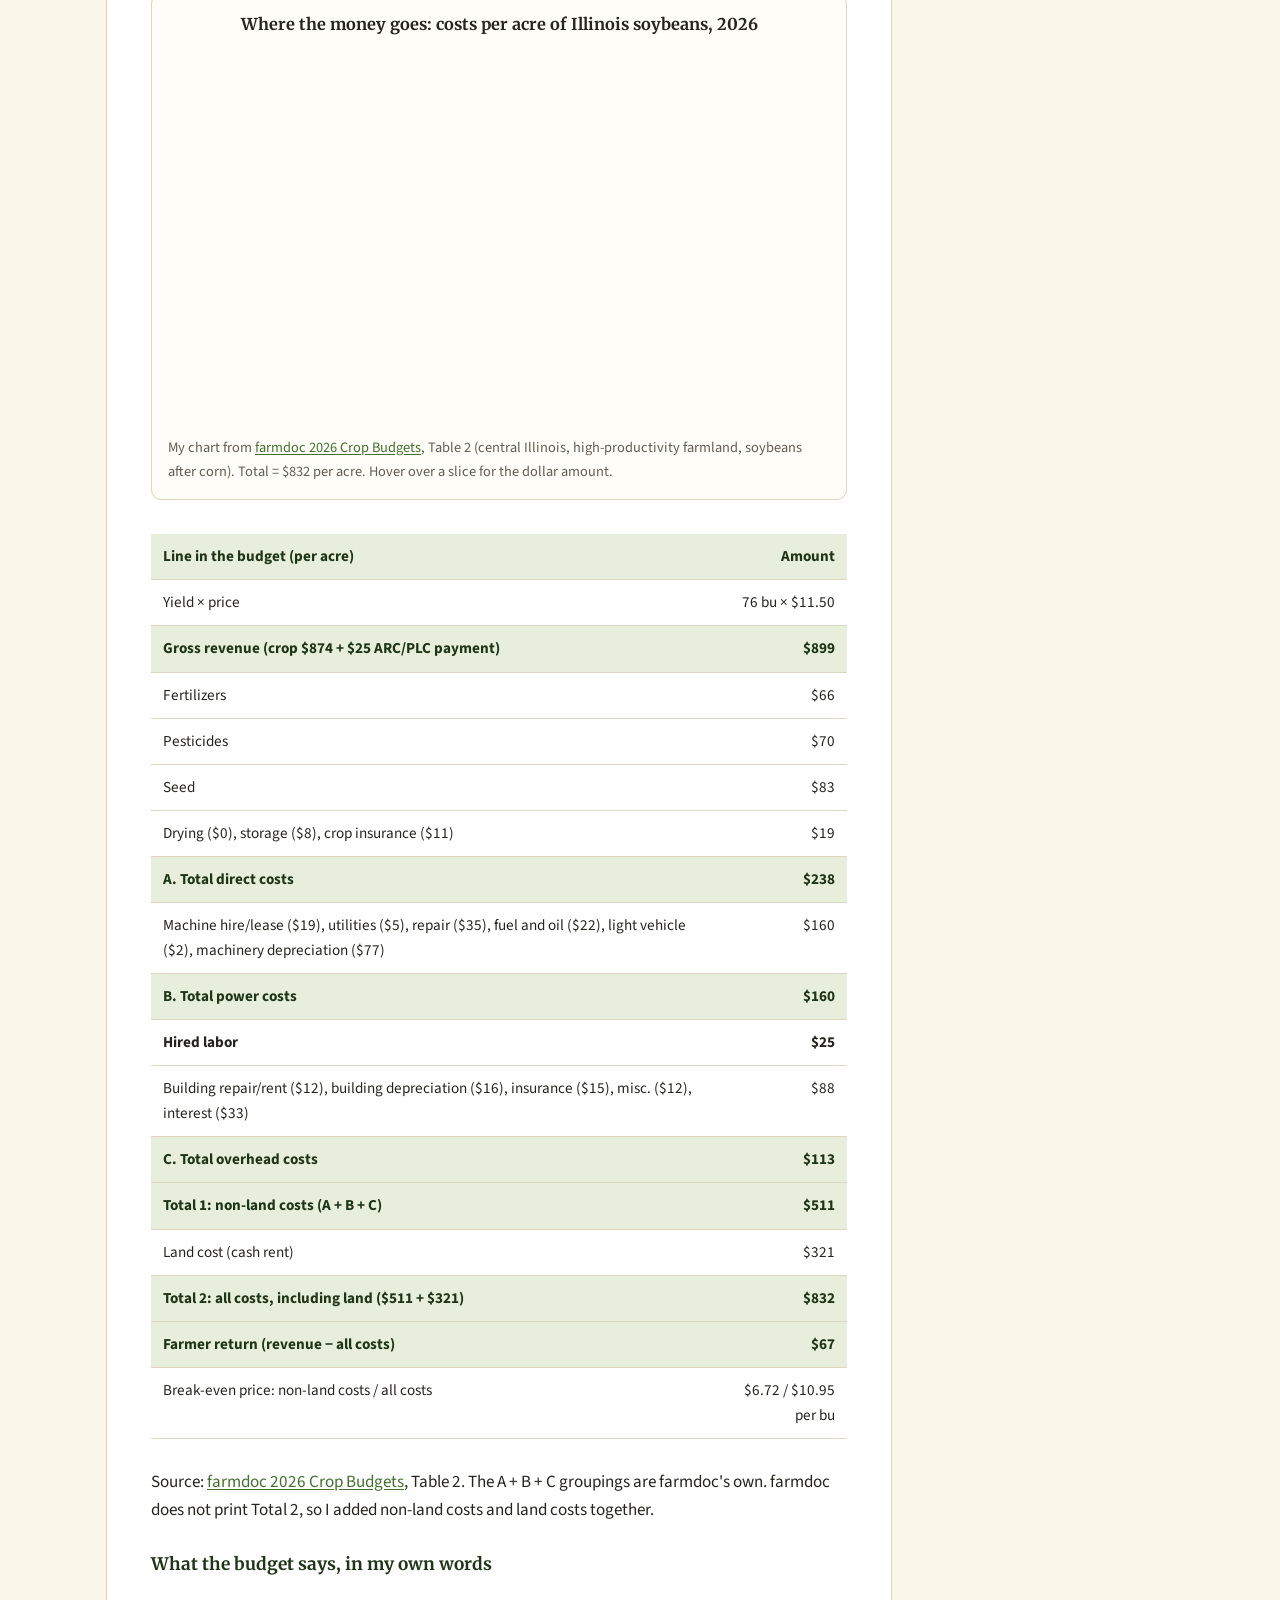
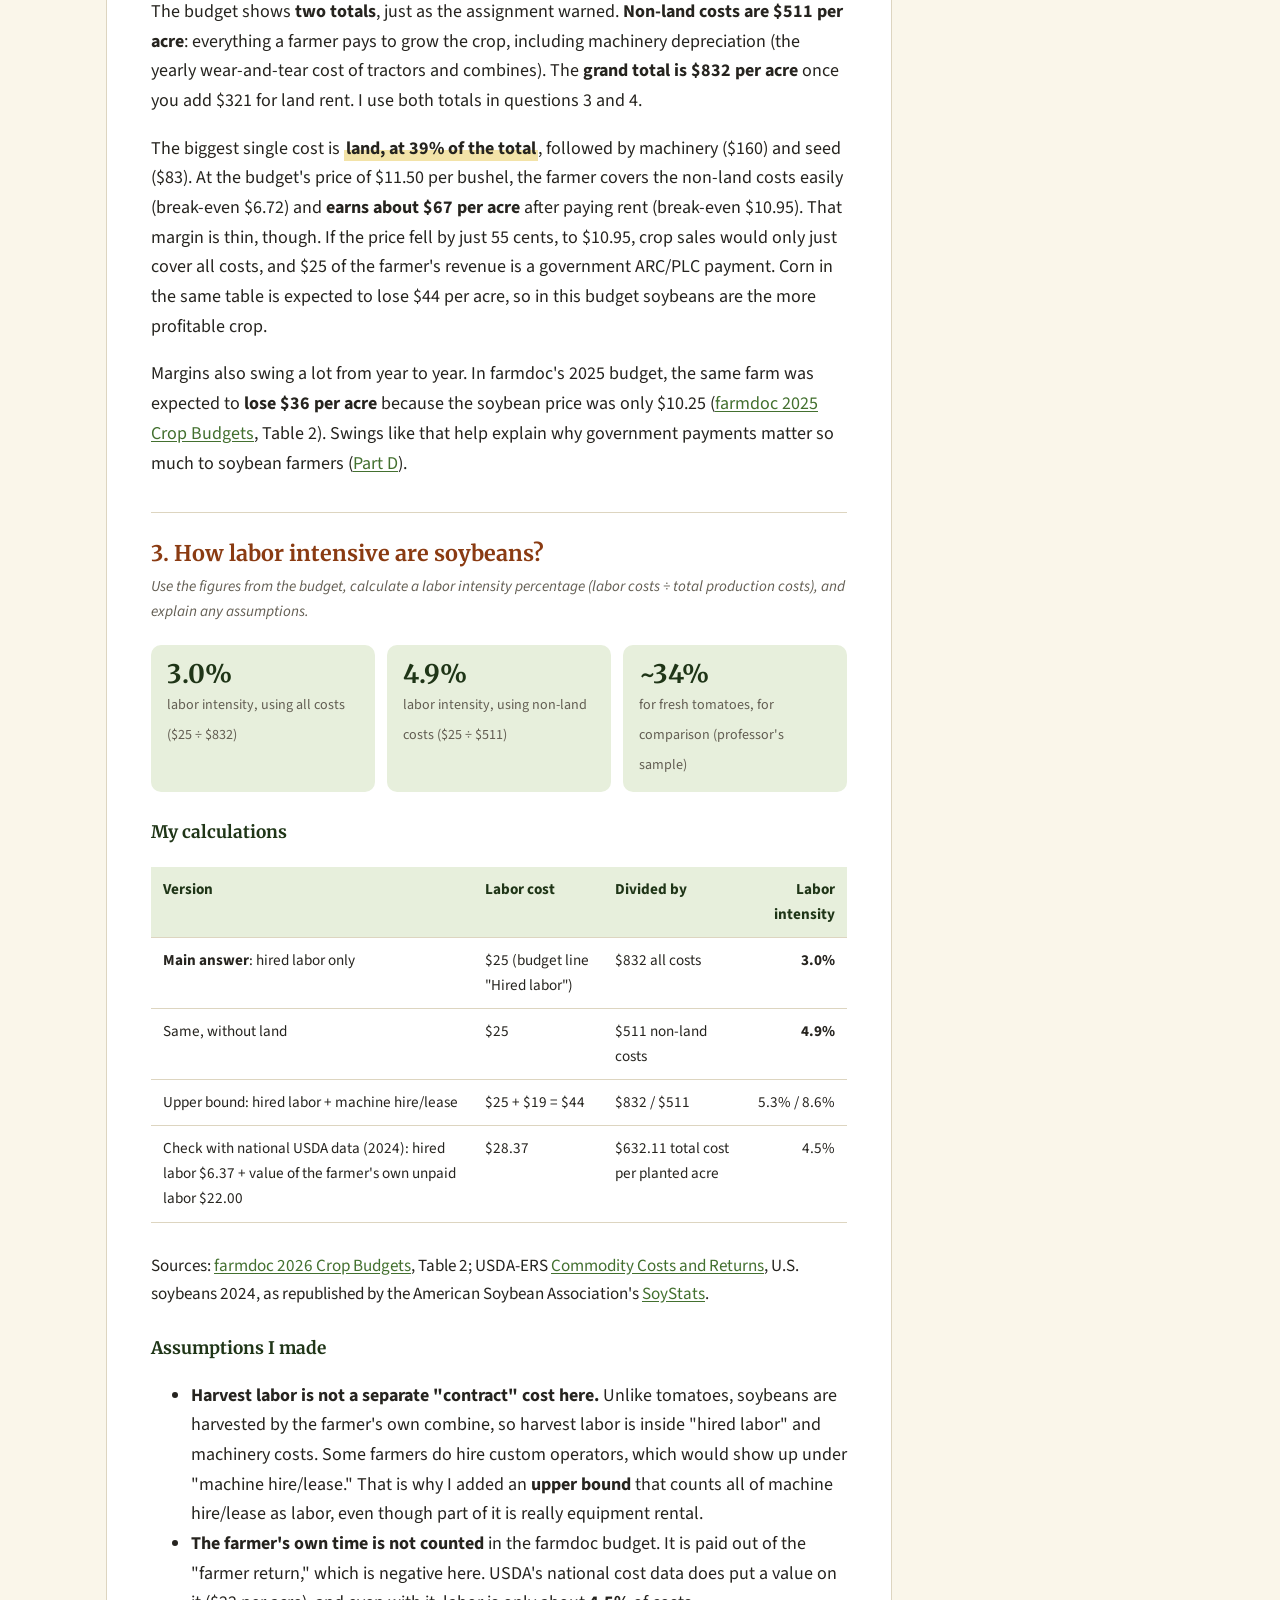
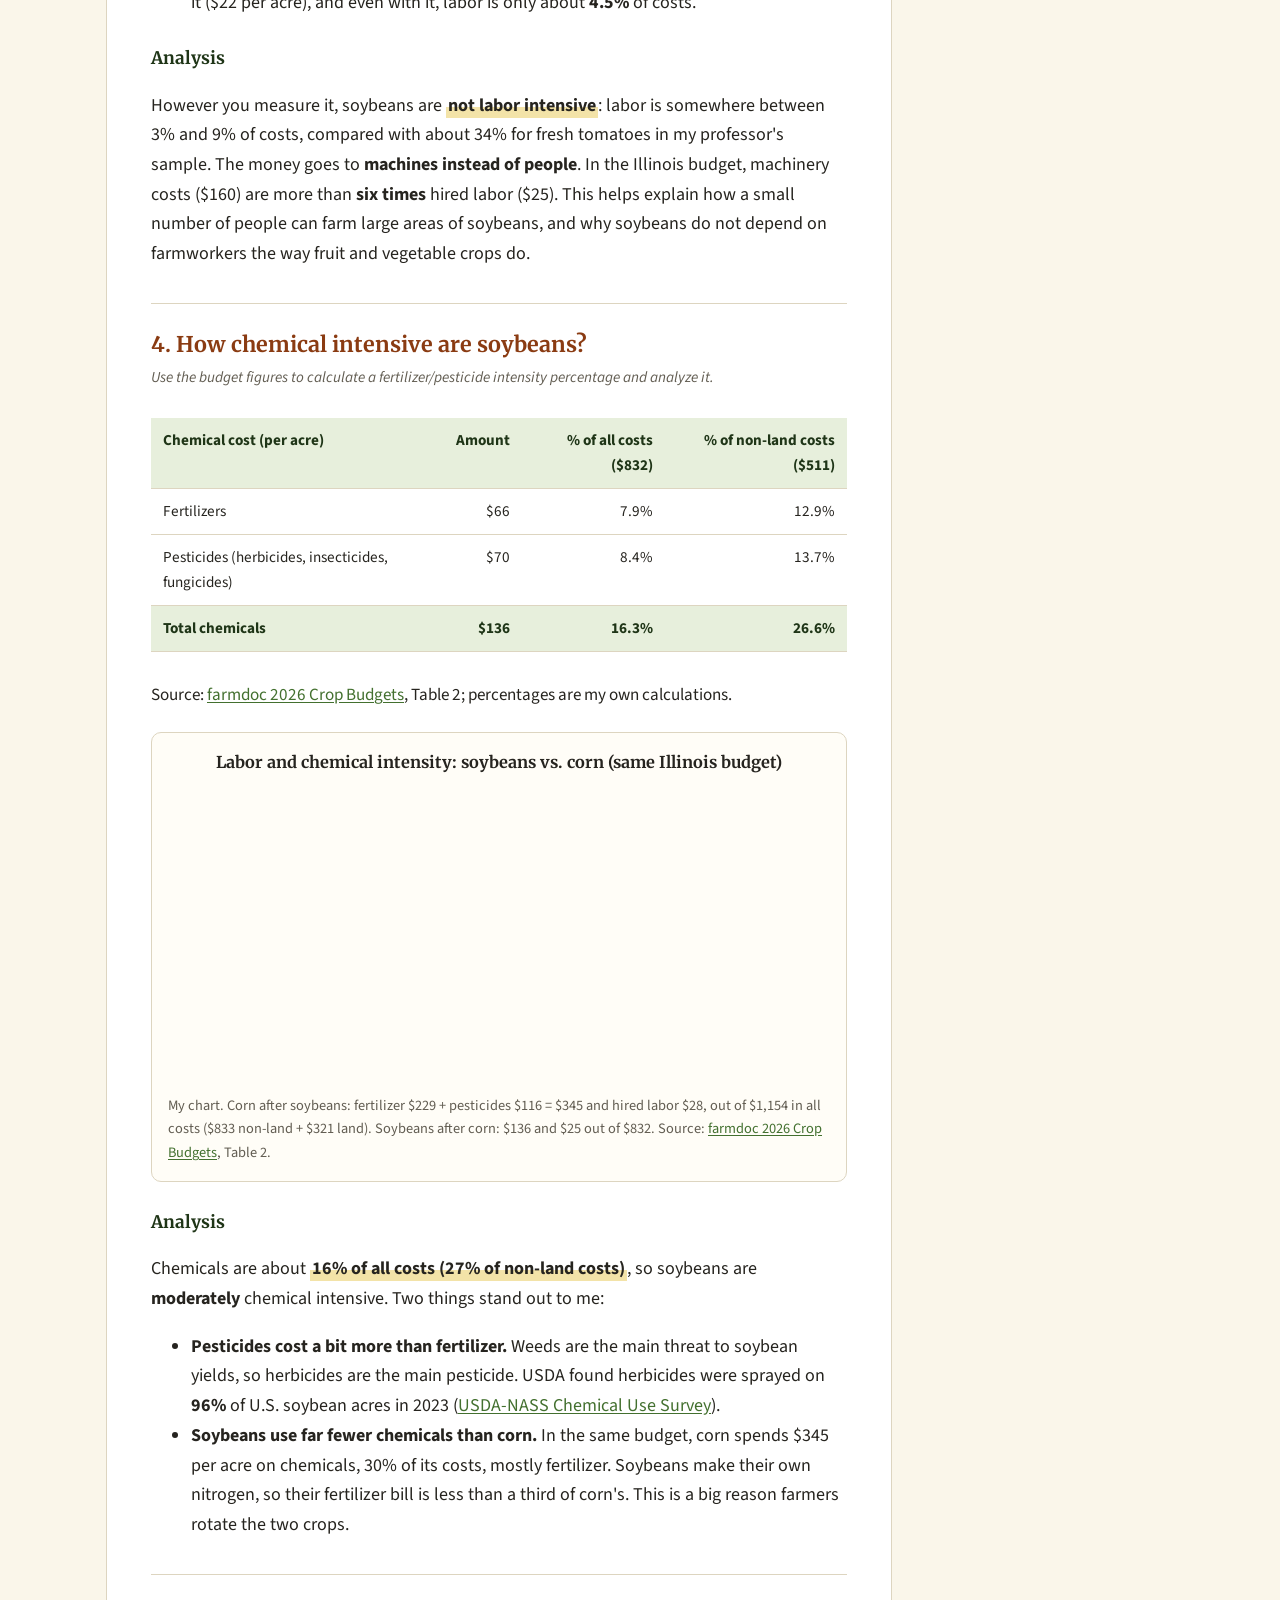
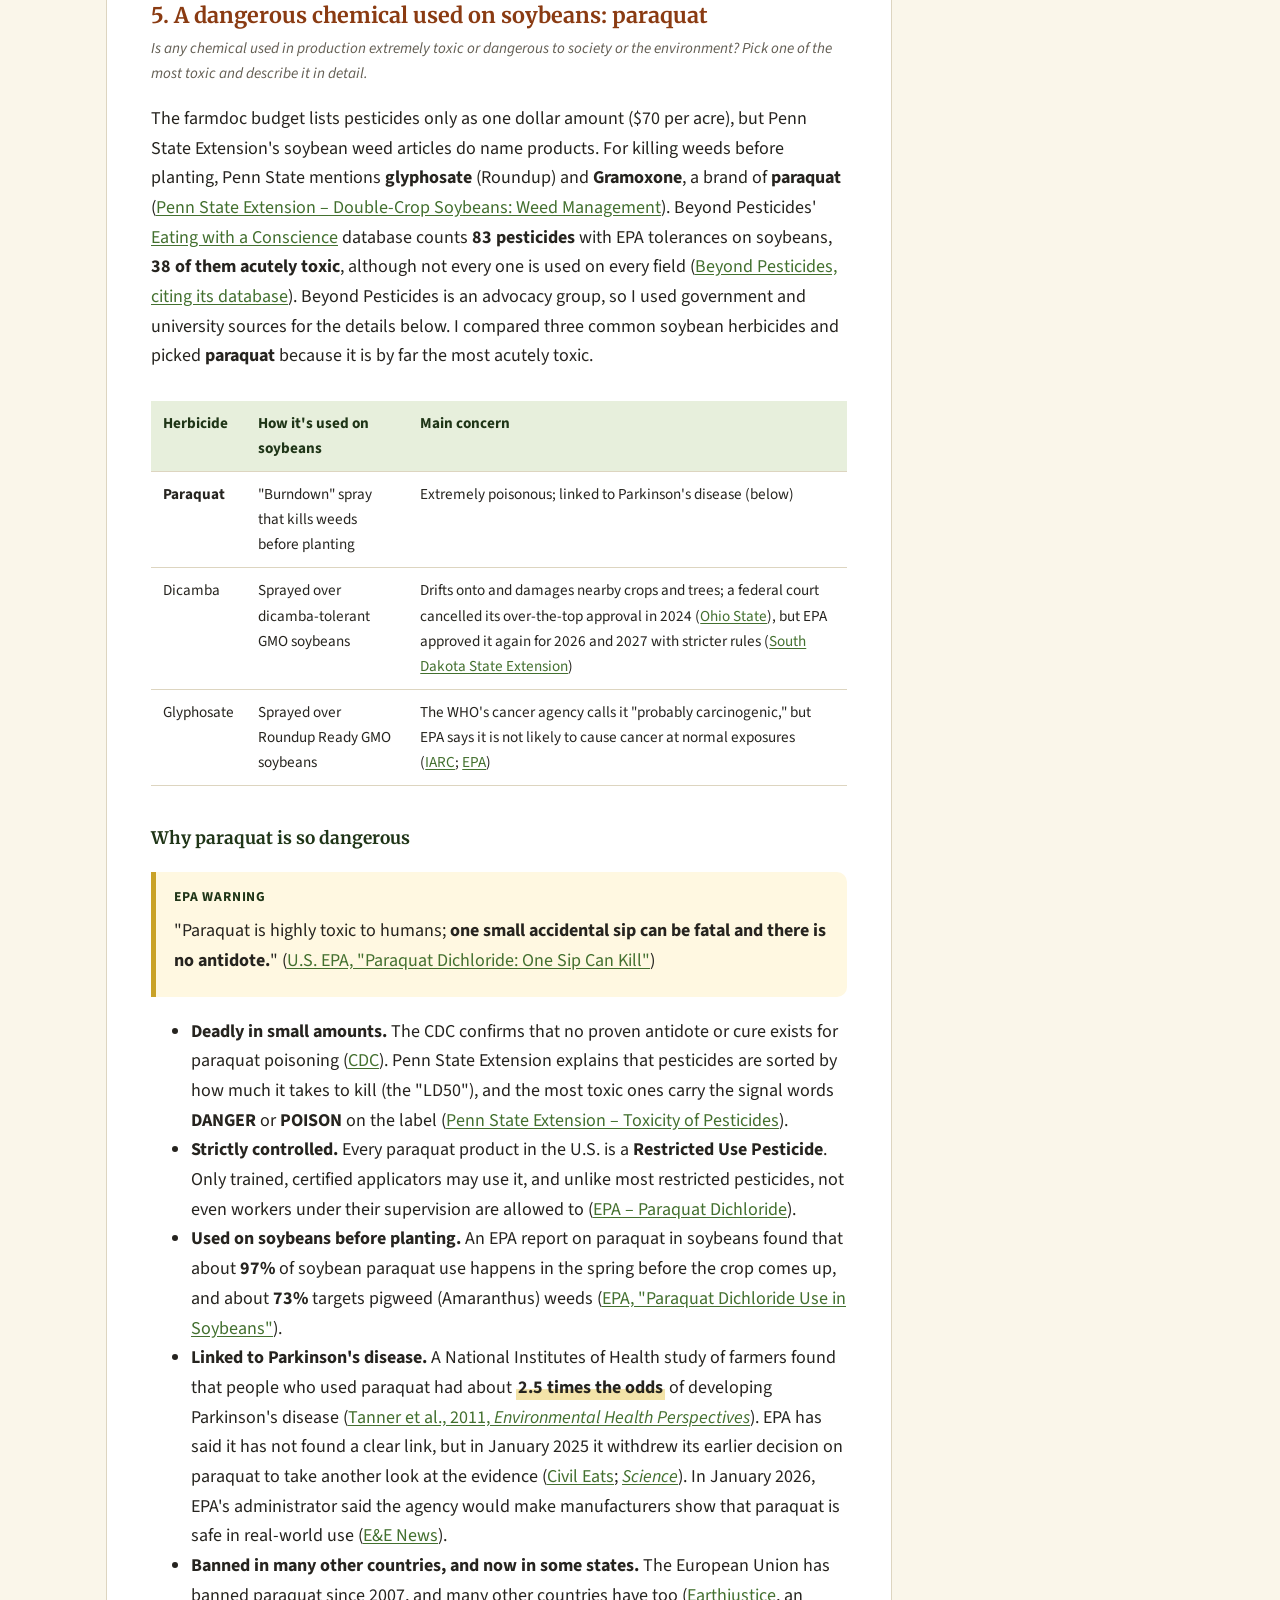
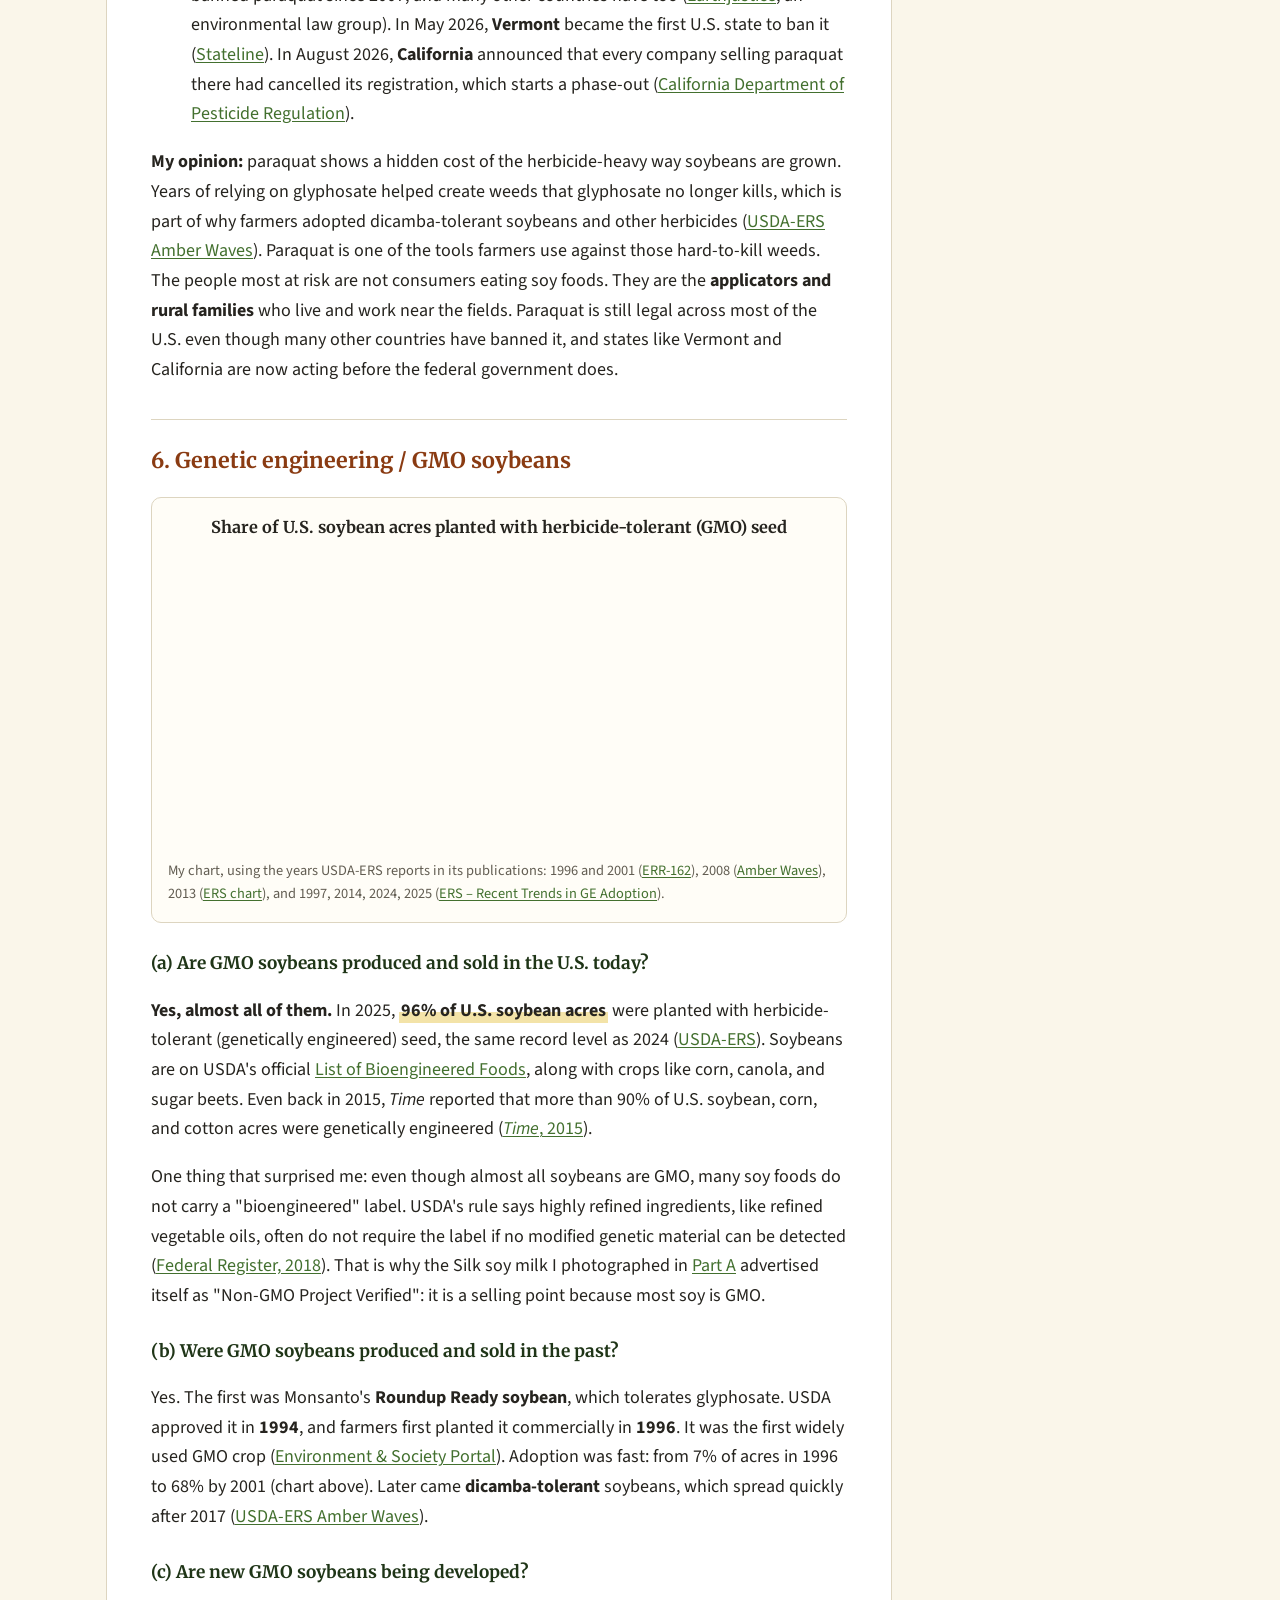
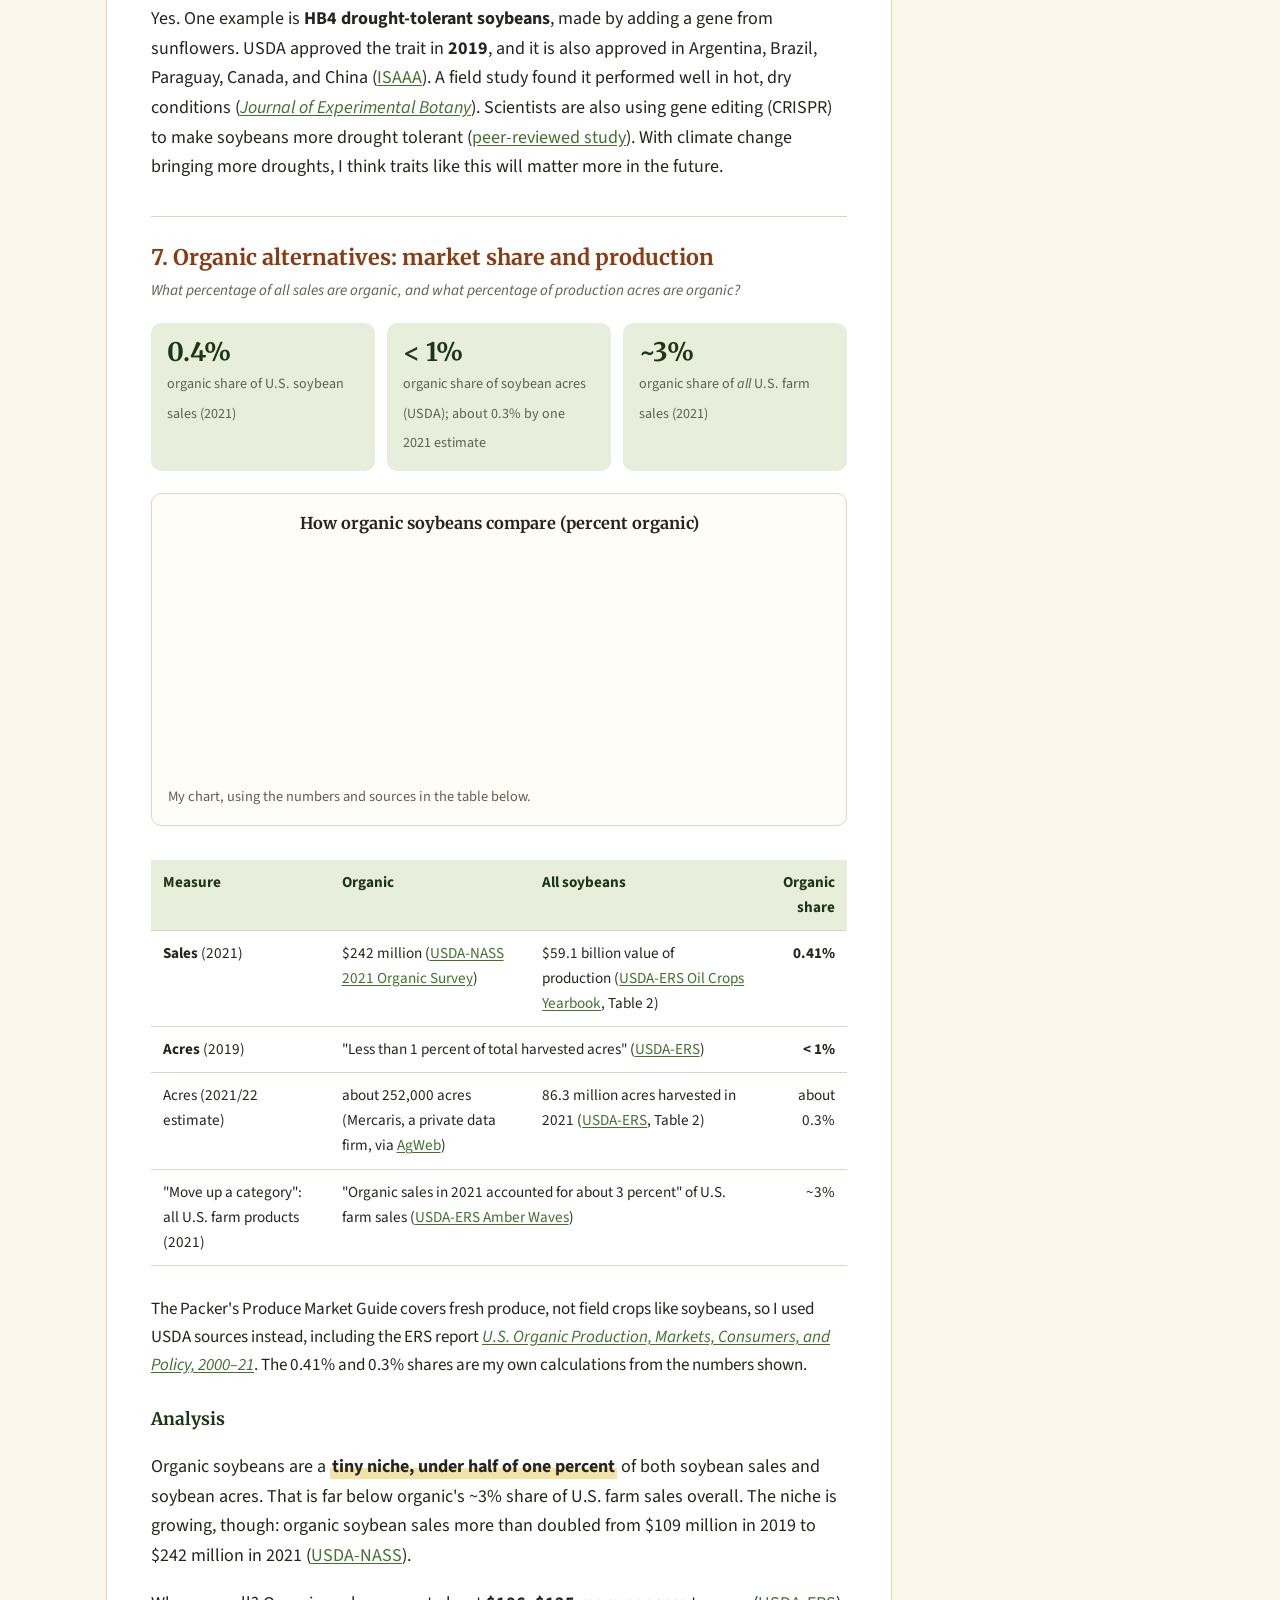
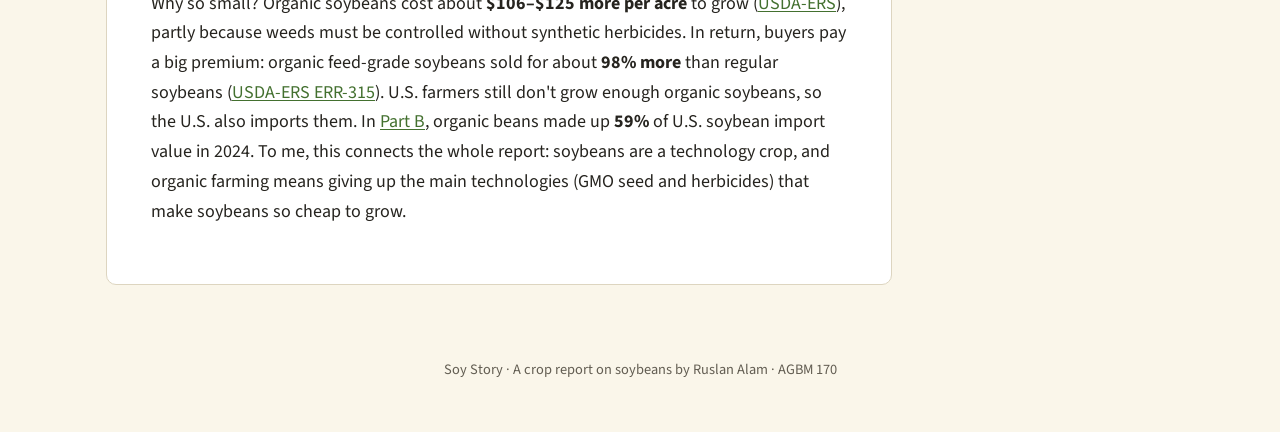
<file: part-c.html>
<!DOCTYPE html>
<html lang="en">
<head>
  <meta charset="utf-8">
  <meta name="viewport" content="width=device-width, initial-scale=1">
  <title>C. Production Details | Soy Story</title>
  <meta name="description" content="Part C of my AGBM 170 crop report on soybeans: how labor- or technology-intensive soybeans are, with the Penn State guide, an Illinois enterprise budget, labor and chemical intensity, paraquat, GMOs, and organic soybeans.">
  <link rel="preconnect" href="https://fonts.googleapis.com">
  <link rel="preconnect" href="https://fonts.gstatic.com" crossorigin>
  <link href="https://fonts.googleapis.com/css2?family=Merriweather:wght@400;700&family=Source+Sans+3:ital,wght@0,400;0,600;0,700;1,400&display=swap" rel="stylesheet">
  <link rel="icon" href="assets/img/favicon.svg" type="image/svg+xml">
  <link rel="stylesheet" href="assets/css/style.css">
</head>
<body>

<header class="site-header">
  <div class="inner">
    <div class="site-title">
      <h1><a href="index.html">Soy Story</a></h1>
      <p>A crop report on soybeans for AGBM 170: Exploring the U.S. Food System</p>
    </div>
  </div>
</header>

<nav class="site-nav" aria-label="Main">
  <ul>
    <li><a href="index.html">Home</a></li>
    <li><a href="part-a.html">A. Preliminaries</a></li>
    <li><a href="part-b.html">B. Global Production</a></li>
    <li><a href="part-c.html" aria-current="page">C. Production Details</a></li>
    <li><a href="part-d.html">D. Policies &amp; Firms</a></li>
  </ul>
</nav>

<div class="layout">
<main>

  <h1>How Labor or Technology Intensive Are Soybeans? – Part C</h1>
  <p class="byline">By Ruslan Alam · AGBM 170</p>
  <p class="crop-choice">Short answer: soybeans are a <strong>technology-intensive</strong> crop, not a labor-intensive one.</p>
  <p>Almost every step is done by machine, most of the seed is genetically engineered, and weeds are controlled with herbicides. In the Illinois budget below, hired labor is only about <strong>3% of total costs</strong>, while land, machinery, seed, and chemicals make up nearly all the rest. The seven questions below walk through how I got there.</p>

  <!-- ===================== C1 ===================== -->
  <section class="question" id="c1">
    <h2>1. Is there a Penn State Extension guide for soybeans?</h2>
    <p class="prompt">Provide a link to the extension document and summarize, in general terms, the growing methods for your crop.</p>
    <p><strong>Yes.</strong> Soybeans are covered in the <a href="https://extension.psu.edu/forage-and-food-crops/agronomic-crops/production-and-harvesting?agronomic_crop=Soybeans&amp;education_format=Tools+and+Apps--News--Online+Courses&amp;tab=default"><strong>Penn State Extension soybean production pages</strong></a> and in the <a href="https://extension.psu.edu/downloadable/download/sample/sample_id/108757/"><strong>2025 Penn State Agronomy Guide (PDF)</strong></a>, which has its own soybean chapter and a soybean pest-management section. Penn State updates the guide every two years. The 2025 guide covers choosing varieties, soil fertility, planting, harvesting and storing grain, farm budgeting, and managing weeds, insects, and diseases for corn, soybeans, small grains, and forages (<a href="https://www.psu.edu/news/impact/story/latest-edition-penn-state-agronomy-guide-released">Penn State News</a>). Penn State also tests soybean varieties across Pennsylvania every year (<a href="https://extension.psu.edu/2025-soybean-variety-testing-report">2025 Soybean Variety Testing Report</a>).</p>

    <h3>How soybeans are grown, step by step</h3>
    <div class="table-scroll">
    <table>
      <thead><tr><th>Step</th><th>What happens</th></tr></thead>
      <tbody>
        <tr><td><strong>1. Choose a variety</strong></td><td>Farmers pick a variety that fits their area's season length, and nearly all choose herbicide-tolerant (GMO) seed (question 6). Penn State's variety trials help Pennsylvania farmers compare yields.</td></tr>
        <tr><td><strong>2. Plant</strong></td><td>Seeds are planted with a planter or drill in late spring, often in narrow rows. For soybeans planted late, after a wheat harvest ("double-crop" soybeans), Penn State recommends rows under 15 inches (ideally about 7 inches) and a final stand of at least <strong>180,000 plants per acre</strong>, 200,000 if planted before July 5 and 220,000 after (<a href="https://extension.psu.edu/considerations-for-double-crop-soybean-production">Penn State Extension – Double Crop Soybeans</a>).</td></tr>
        <tr><td><strong>3. Fertilize (lightly)</strong></td><td>Soybeans are legumes. Bacteria in their roots take nitrogen from the air, so soybeans need much less fertilizer than corn (question 4).</td></tr>
        <tr><td><strong>4. Control weeds and pests</strong></td><td>Weeds are the biggest problem. Penn State says herbicides are the foundation of weed control in most Pennsylvania soybean fields, especially no-till ones (<a href="https://extension.psu.edu/ipm-program-for-soybean-in-pennsylvania-a-comprehensive-approach-to-controlling-invertebrate-pests-weeds-and-diseases">Penn State Extension – IPM Program for Soybean</a>). Farmers often spray before planting (a "burndown," see question 5) and again during the season. Insects and diseases are watched and sprayed when needed. Organic growers fight weeds with cultivation and cover crops instead. Penn State found that organic no-till soybeans in 15-inch rows yielded more but had more weeds than 30-inch rows that were cultivated (<a href="https://extension.psu.edu/organic-no-till-soybean-production-in-pennsylvania-is-it-for-you">Penn State Extension – Organic No-till Soybeans</a>).</td></tr>
        <tr><td><strong>5. Harvest</strong></td><td>In the fall, when the pods are dry, a combine cuts the plants and separates the beans in one pass. There is no hand picking.</td></tr>
        <tr><td><strong>6. Store and sell</strong></td><td>Beans go to on-farm bins or a grain elevator, then to crushing plants or export terminals (<a href="part-b.html">Part B</a>).</td></tr>
      </tbody>
    </table>
    </div>
    <p>My takeaway: the Penn State materials are mostly about <em>decisions</em> (which variety, when to plant, how many seeds, which herbicide), not about hand work. That already hints that soybeans are a technology crop.</p>
  </section>

  <!-- ===================== C2 ===================== -->
  <section class="question" id="c2">
    <h2>2. Enterprise budget from a top state: Illinois</h2>
    <p class="prompt">Provide a link, a visual graphic, and a general description of the budget, including the estimated per-acre costs.</p>
    <p>In <a href="part-b.html#b3">Part B</a>, Illinois was the #1 soybean state ($7.0 billion in 2024). So I used the Illinois crop budgets from farmdoc, the farm-management program of the University of Illinois's Department of Agricultural and Consumer Economics, prepared by Gary Schnitkey and Nick Paulson: <a href="https://farmdoc.illinois.edu/assets/management/crop-budgets/crop_budgets_2026_May.pdf"><strong>farmdoc 2026 Crop Budgets (PDF)</strong></a>. They were first released in August 2025 and updated in January and May 2026, so they cover the 2026 growing season. The numbers come from real farm records kept by Illinois Farm Business Farm Management (FBFM), a group of more than 4,900 farmers. I used <strong>Table 2: central Illinois, high-productivity farmland, soybeans grown after corn</strong> (the corn–soybean rotation).</p>

    <figure>
      <img src="assets/img/farmdoc-2026-table2.webp" alt="Screenshot of Table 2, 2026 Crop Budgets, Central Illinois, High Productivity Farmland. The Soybeans-after-Corn column is outlined: yield 76 bushels, price $11.50, gross revenue $899, total non-land costs $511, land costs $321, farmer return $67, break-even prices $6.72 and $10.95." loading="lazy" width="1250" height="1645" style="display:block; width:100%; max-width:620px; height:auto; margin:0 auto; border:1px solid #e3dccb; border-radius:6px;">
      <figcaption>Screenshot of Table 2 from the budget (page 4). I outlined the <strong>Soybeans-after-Corn</strong> column, which is the one I use in questions 2, 3, and 4. Source: <a href="https://farmdoc.illinois.edu/assets/management/crop-budgets/crop_budgets_2026_May.pdf">farmdoc 2026 Crop Budgets</a>, revised May 2026.</figcaption>
    </figure>

    <figure>
      <p class="chart-title">Where the money goes: costs per acre of Illinois soybeans, 2026</p>
      <div class="chart-box" style="height: 380px;"><canvas id="chart-budget" aria-label="Doughnut chart of the per-acre costs of growing soybeans in central Illinois in 2026, by category" role="img"></canvas></div>
      <figcaption>My chart from <a href="https://farmdoc.illinois.edu/assets/management/crop-budgets/crop_budgets_2026_May.pdf">farmdoc 2026 Crop Budgets</a>, Table 2 (central Illinois, high-productivity farmland, soybeans after corn). Total = $832 per acre. Hover over a slice for the dollar amount.</figcaption>
    </figure>

    <div class="table-scroll">
    <table>
      <thead><tr><th>Line in the budget (per acre)</th><th class="num">Amount</th></tr></thead>
      <tbody>
        <tr><td>Yield × price</td><td class="num">76 bu × $11.50</td></tr>
        <tr><th>Gross revenue (crop $874 + $25 ARC/PLC payment)</th><th class="num">$899</th></tr>
        <tr><td>Fertilizers</td><td class="num">$66</td></tr>
        <tr><td>Pesticides</td><td class="num">$70</td></tr>
        <tr><td>Seed</td><td class="num">$83</td></tr>
        <tr><td>Drying ($0), storage ($8), crop insurance ($11)</td><td class="num">$19</td></tr>
        <tr><th>A. Total direct costs</th><th class="num">$238</th></tr>
        <tr><td>Machine hire/lease ($19), utilities ($5), repair ($35), fuel and oil ($22), light vehicle ($2), machinery depreciation ($77)</td><td class="num">$160</td></tr>
        <tr><th>B. Total power costs</th><th class="num">$160</th></tr>
        <tr><td><strong>Hired labor</strong></td><td class="num"><strong>$25</strong></td></tr>
        <tr><td>Building repair/rent ($12), building depreciation ($16), insurance ($15), misc. ($12), interest ($33)</td><td class="num">$88</td></tr>
        <tr><th>C. Total overhead costs</th><th class="num">$113</th></tr>
        <tr class="hl-row"><th>Total 1: non-land costs (A + B + C)</th><th class="num">$511</th></tr>
        <tr><td>Land cost (cash rent)</td><td class="num">$321</td></tr>
        <tr class="hl-row"><th>Total 2: all costs, including land ($511 + $321)</th><th class="num">$832</th></tr>
        <tr><th>Farmer return (revenue − all costs)</th><th class="num">$67</th></tr>
        <tr><td>Break-even price: non-land costs / all costs</td><td class="num">$6.72 / $10.95 per bu</td></tr>
      </tbody>
    </table>
    </div>
    <p class="cite">Source: <a href="https://farmdoc.illinois.edu/assets/management/crop-budgets/crop_budgets_2026_May.pdf">farmdoc 2026 Crop Budgets</a>, Table 2. The A + B + C groupings are farmdoc's own. farmdoc does not print Total 2, so I added non-land costs and land costs together.</p>

    <h3>What the budget says, in my own words</h3>
    <p>The budget shows <strong>two totals</strong>, just as the assignment warned. <strong>Non-land costs are $511 per acre</strong>: everything a farmer pays to grow the crop, including machinery depreciation (the yearly wear-and-tear cost of tractors and combines). The <strong>grand total is $832 per acre</strong> once you add $321 for land rent. I use both totals in questions 3 and 4.</p>
    <p>The biggest single cost is <span class="hl">land, at 39% of the total</span>, followed by machinery ($160) and seed ($83). At the budget's price of $11.50 per bushel, the farmer covers the non-land costs easily (break-even $6.72) and <strong>earns about $67 per acre</strong> after paying rent (break-even $10.95). That margin is thin, though. If the price fell by just 55 cents, to $10.95, crop sales would only just cover all costs, and $25 of the farmer's revenue is a government ARC/PLC payment. Corn in the same table is expected to lose $44 per acre, so in this budget soybeans are the more profitable crop.</p>
    <p>Margins also swing a lot from year to year. In farmdoc's 2025 budget, the same farm was expected to <strong>lose $36 per acre</strong> because the soybean price was only $10.25 (<a href="https://farmdoc.illinois.edu/assets/management/crop-budgets/crop_budgets_2025_v3.pdf">farmdoc 2025 Crop Budgets</a>, Table 2). Swings like that help explain why government payments matter so much to soybean farmers (<a href="part-d.html#d1">Part D</a>).</p>
  </section>

  <!-- ===================== C3 ===================== -->
  <section class="question" id="c3">
    <h2>3. How labor intensive are soybeans?</h2>
    <p class="prompt">Use the figures from the budget, calculate a labor intensity percentage (labor costs ÷ total production costs), and explain any assumptions.</p>

    <div class="stats">
      <div class="stat"><span class="big">3.0%</span><span class="small">labor intensity, using all costs ($25 ÷ $832)</span></div>
      <div class="stat"><span class="big">4.9%</span><span class="small">labor intensity, using non-land costs ($25 ÷ $511)</span></div>
      <div class="stat"><span class="big">~34%</span><span class="small">for fresh tomatoes, for comparison (professor's sample)</span></div>
    </div>

    <h3>My calculations</h3>
    <div class="table-scroll">
    <table>
      <thead><tr><th>Version</th><th>Labor cost</th><th>Divided by</th><th class="num">Labor intensity</th></tr></thead>
      <tbody>
        <tr><td><strong>Main answer</strong>: hired labor only</td><td>$25 (budget line "Hired labor")</td><td>$832 all costs</td><td class="num"><strong>3.0%</strong></td></tr>
        <tr><td>Same, without land</td><td>$25</td><td>$511 non-land costs</td><td class="num"><strong>4.9%</strong></td></tr>
        <tr><td>Upper bound: hired labor + machine hire/lease</td><td>$25 + $19 = $44</td><td>$832 / $511</td><td class="num">5.3% / 8.6%</td></tr>
        <tr><td>Check with national USDA data (2024): hired labor $6.37 + value of the farmer's own unpaid labor $22.00</td><td>$28.37</td><td>$632.11 total cost per planted acre</td><td class="num">4.5%</td></tr>
      </tbody>
    </table>
    </div>
    <p class="cite">Sources: <a href="https://farmdoc.illinois.edu/assets/management/crop-budgets/crop_budgets_2026_May.pdf">farmdoc 2026 Crop Budgets</a>, Table 2; USDA-ERS <a href="https://www.ers.usda.gov/data-products/commodity-costs-and-returns">Commodity Costs and Returns</a>, U.S. soybeans 2024, as republished by the American Soybean Association's <a href="https://soystats.com/production-costs-returns/">SoyStats</a>.</p>

    <h3>Assumptions I made</h3>
    <ul>
      <li><strong>Harvest labor is not a separate "contract" cost here.</strong> Unlike tomatoes, soybeans are harvested by the farmer's own combine, so harvest labor is inside "hired labor" and machinery costs. Some farmers do hire custom operators, which would show up under "machine hire/lease." That is why I added an <strong>upper bound</strong> that counts all of machine hire/lease as labor, even though part of it is really equipment rental.</li>
      <li><strong>The farmer's own time is not counted</strong> in the farmdoc budget. It is paid out of the "farmer return," which is negative here. USDA's national cost data does put a value on it ($22 per acre), and even with it, labor is only about <strong>4.5%</strong> of costs.</li>
    </ul>

    <h3>Analysis</h3>
    <p>However you measure it, soybeans are <span class="hl">not labor intensive</span>: labor is somewhere between 3% and 9% of costs, compared with about 34% for fresh tomatoes in my professor's sample. The money goes to <strong>machines instead of people</strong>. In the Illinois budget, machinery costs ($160) are more than <strong>six times</strong> hired labor ($25). This helps explain how a small number of people can farm large areas of soybeans, and why soybeans do not depend on farmworkers the way fruit and vegetable crops do.</p>

      <figure class="web-photo" style="max-width:100%;">
      <img src="https://commons.wikimedia.org/wiki/Special:FilePath/Case_IH_combine_harvesting_soybeans.jpg?width=900" alt="A combine harvester harvesting a soybean field" loading="lazy" style="display:block; width:100%; border-radius:6px;" onerror="this.closest('figure').remove()">
      <figcaption>One combine harvests a whole field in a single pass, which is why labor is such a small cost. Image: <a href="https://commons.wikimedia.org/wiki/File:Case_IH_combine_harvesting_soybeans.jpg">Wikimedia Commons</a>.</figcaption>
    </figure>
  </section>

  <!-- ===================== C4 ===================== -->
  <section class="question" id="c4">
    <h2>4. How chemical intensive are soybeans?</h2>
    <p class="prompt">Use the budget figures to calculate a fertilizer/pesticide intensity percentage and analyze it.</p>

    <div class="table-scroll">
    <table>
      <thead><tr><th>Chemical cost (per acre)</th><th class="num">Amount</th><th class="num">% of all costs ($832)</th><th class="num">% of non-land costs ($511)</th></tr></thead>
      <tbody>
        <tr><td>Fertilizers</td><td class="num">$66</td><td class="num">7.9%</td><td class="num">12.9%</td></tr>
        <tr><td>Pesticides (herbicides, insecticides, fungicides)</td><td class="num">$70</td><td class="num">8.4%</td><td class="num">13.7%</td></tr>
        <tr><th>Total chemicals</th><th class="num">$136</th><th class="num">16.3%</th><th class="num">26.6%</th></tr>
      </tbody>
    </table>
    </div>
    <p class="cite">Source: <a href="https://farmdoc.illinois.edu/assets/management/crop-budgets/crop_budgets_2026_May.pdf">farmdoc 2026 Crop Budgets</a>, Table 2; percentages are my own calculations.</p>

    <figure>
      <p class="chart-title">Labor and chemical intensity: soybeans vs. corn (same Illinois budget)</p>
      <div class="chart-box" style="height: 300px;"><canvas id="chart-intensity" aria-label="Bar chart comparing labor and chemical intensity of soybeans and corn in the 2026 central Illinois budget" role="img"></canvas></div>
      <figcaption>My chart. Corn after soybeans: fertilizer $229 + pesticides $116 = $345 and hired labor $28, out of $1,154 in all costs ($833 non-land + $321 land). Soybeans after corn: $136 and $25 out of $832. Source: <a href="https://farmdoc.illinois.edu/assets/management/crop-budgets/crop_budgets_2026_May.pdf">farmdoc 2026 Crop Budgets</a>, Table 2.</figcaption>
    </figure>

    <h3>Analysis</h3>
    <p>Chemicals are about <span class="hl">16% of all costs (27% of non-land costs)</span>, so soybeans are <strong>moderately</strong> chemical intensive. Two things stand out to me:</p>
    <ul>
      <li><strong>Pesticides cost a bit more than fertilizer.</strong> Weeds are the main threat to soybean yields, so herbicides are the main pesticide. USDA found herbicides were sprayed on <strong>96%</strong> of U.S. soybean acres in 2023 (<a href="https://www.nass.usda.gov/Surveys/Guide_to_NASS_Surveys/Chemical_Use/2023_Barley_Oats_Peanuts_Soybeans/ChemHighlights-Soybeans-2023.pdf">USDA-NASS Chemical Use Survey</a>).</li>
      <li><strong>Soybeans use far fewer chemicals than corn.</strong> In the same budget, corn spends $345 per acre on chemicals, 30% of its costs, mostly fertilizer. Soybeans make their own nitrogen, so their fertilizer bill is less than a third of corn's. This is a big reason farmers rotate the two crops.</li>
    </ul>
  </section>

  <!-- ===================== C5 ===================== -->
  <section class="question" id="c5">
    <h2>5. A dangerous chemical used on soybeans: paraquat</h2>
    <p class="prompt">Is any chemical used in production extremely toxic or dangerous to society or the environment? Pick one of the most toxic and describe it in detail.</p>

    <p>The farmdoc budget lists pesticides only as one dollar amount ($70 per acre), but Penn State Extension's soybean weed articles do name products. For killing weeds before planting, Penn State mentions <strong>glyphosate</strong> (Roundup) and <strong>Gramoxone</strong>, a brand of <strong>paraquat</strong> (<a href="https://extension.psu.edu/double-crop-soybeans-weed-management-considerations">Penn State Extension – Double-Crop Soybeans: Weed Management</a>). Beyond Pesticides' <a href="https://www.beyondpesticides.org/resources/eating-with-a-conscience/choose-a-crop">Eating with a Conscience</a> database counts <strong>83 pesticides</strong> with EPA tolerances on soybeans, <strong>38 of them acutely toxic</strong>, although not every one is used on every field (<a href="https://beyondpesticides.org/assets/media/documents/BP%20comments%20on%20tocopherols.final.pdf">Beyond Pesticides, citing its database</a>). Beyond Pesticides is an advocacy group, so I used government and university sources for the details below. I compared three common soybean herbicides and picked <strong>paraquat</strong> because it is by far the most acutely toxic.</p>

    <div class="table-scroll">
    <table>
      <thead><tr><th>Herbicide</th><th>How it's used on soybeans</th><th>Main concern</th></tr></thead>
      <tbody>
        <tr><td><strong>Paraquat</strong></td><td>"Burndown" spray that kills weeds before planting</td><td>Extremely poisonous; linked to Parkinson's disease (below)</td></tr>
        <tr><td>Dicamba</td><td>Sprayed over dicamba-tolerant GMO soybeans</td><td>Drifts onto and damages nearby crops and trees; a federal court cancelled its over-the-top approval in 2024 (<a href="https://u.osu.edu/osuweeds/2024/02/13/dicamba-registration-vacated/">Ohio State</a>), but EPA approved it again for 2026 and 2027 with stricter rules (<a href="https://extension.sdstate.edu/epa-approves-dicamba-over-top-applications-tolerant-soybean-2026-and-2027">South Dakota State Extension</a>)</td></tr>
        <tr><td>Glyphosate</td><td>Sprayed over Roundup Ready GMO soybeans</td><td>The WHO's cancer agency calls it "probably carcinogenic," but EPA says it is not likely to cause cancer at normal exposures (<a href="https://www.iarc.who.int/featured-news/media-centre-iarc-news-glyphosate/">IARC</a>; <a href="https://cfpub.epa.gov/si/si_public_record_Report.cfm?Lab=OPP&amp;dirEntryId=337935">EPA</a>)</td></tr>
      </tbody>
    </table>
    </div>

    <h3>Why paraquat is so dangerous</h3>
    <div class="callout">
      <span class="label">EPA warning</span>
      <p>"Paraquat is highly toxic to humans; <strong>one small accidental sip can be fatal and there is no antidote.</strong>" (<a href="https://www.epa.gov/pesticide-worker-safety/paraquat-dichloride-one-sip-can-kill">U.S. EPA, "Paraquat Dichloride: One Sip Can Kill"</a>)</p>
    </div>
    <ul>
      <li><strong>Deadly in small amounts.</strong> The CDC confirms that no proven antidote or cure exists for paraquat poisoning (<a href="https://www.cdc.gov/chemical-emergencies/chemical-fact-sheets/paraquat.html">CDC</a>). Penn State Extension explains that pesticides are sorted by how much it takes to kill (the "LD50"), and the most toxic ones carry the signal words <strong>DANGER</strong> or <strong>POISON</strong> on the label (<a href="https://extension.psu.edu/toxicity-of-pesticides">Penn State Extension – Toxicity of Pesticides</a>).</li>
      <li><strong>Strictly controlled.</strong> Every paraquat product in the U.S. is a <strong>Restricted Use Pesticide</strong>. Only trained, certified applicators may use it, and unlike most restricted pesticides, not even workers under their supervision are allowed to (<a href="https://www.epa.gov/ingredients-used-pesticide-products/paraquat-dichloride">EPA – Paraquat Dichloride</a>).</li>
      <li><strong>Used on soybeans before planting.</strong> An EPA report on paraquat in soybeans found that about <strong>97%</strong> of soybean paraquat use happens in the spring before the crop comes up, and about <strong>73%</strong> targets pigweed (Amaranthus) weeds (<a href="https://downloads.regulations.gov/EPA-HQ-OPP-2011-0855-0212/content.pdf">EPA, "Paraquat Dichloride Use in Soybeans"</a>).</li>
      <li><strong>Linked to Parkinson's disease.</strong> A National Institutes of Health study of farmers found that people who used paraquat had about <span class="hl">2.5 times the odds</span> of developing Parkinson's disease (<a href="https://ehp.niehs.nih.gov/doi/full/10.1289/ehp.1002839">Tanner et al., 2011, <em>Environmental Health Perspectives</em></a>). EPA has said it has not found a clear link, but in January 2025 it withdrew its earlier decision on paraquat to take another look at the evidence (<a href="https://civileats.com/2025/02/12/is-there-enough-evidence-of-health-risks-for-the-epa-to-ban-paraquat/">Civil Eats</a>; <a href="https://www.science.org/content/article/epa-will-soon-rule-weed-killer-may-cause-parkinson-s-disease"><em>Science</em></a>). In January 2026, EPA's administrator said the agency would make manufacturers show that paraquat is safe in real-world use (<a href="https://www.eenews.net/articles/epa-to-review-parkinsons-linked-pesticide/">E&amp;E News</a>).</li>
      <li><strong>Banned in many other countries, and now in some states.</strong> The European Union has banned paraquat since 2007, and many other countries have too (<a href="https://earthjustice.org/article/this-weed-killer-is-linked-to-parkinsons-why-isnt-it-banned-yet">Earthjustice</a>, an environmental law group). In May 2026, <strong>Vermont</strong> became the first U.S. state to ban it (<a href="https://stateline.org/2026/05/27/vermont-is-first-state-to-ban-toxic-herbicide-paraquat-as-others-may-follow/">Stateline</a>). In August 2026, <strong>California</strong> announced that every company selling paraquat there had cancelled its registration, which starts a phase-out (<a href="https://www.cdpr.ca.gov/2026/08/10/dpr-announces-voluntary-cancellation-of-all-pesticide-products-containing-paraquat-dichloride/">California Department of Pesticide Regulation</a>).</li>
    </ul>
    <p><strong>My opinion:</strong> paraquat shows a hidden cost of the herbicide-heavy way soybeans are grown. Years of relying on glyphosate helped create weeds that glyphosate no longer kills, which is part of why farmers adopted dicamba-tolerant soybeans and other herbicides (<a href="https://www.ers.usda.gov/amber-waves/2019/october/the-use-of-genetically-engineered-dicamba-tolerant-soybean-seeds-has-increased-quickly-benefiting-adopters-but-damaging-crops-in-some-fields">USDA-ERS Amber Waves</a>). Paraquat is one of the tools farmers use against those hard-to-kill weeds. The people most at risk are not consumers eating soy foods. They are the <strong>applicators and rural families</strong> who live and work near the fields. Paraquat is still legal across most of the U.S. even though many other countries have banned it, and states like Vermont and California are now acting before the federal government does.</p>
  </section>

  <!-- ===================== C6 ===================== -->
  <section class="question" id="c6">
    <h2>6. Genetic engineering / GMO soybeans</h2>

    <figure>
      <p class="chart-title">Share of U.S. soybean acres planted with herbicide-tolerant (GMO) seed</p>
      <div class="chart-box" style="height: 300px;"><canvas id="chart-ht" aria-label="Line chart of the share of U.S. soybean acres planted with herbicide-tolerant seed, from 7 percent in 1996 to 96 percent in 2024 and 2025" role="img"></canvas></div>
      <figcaption>My chart, using the years USDA-ERS reports in its publications: 1996 and 2001 (<a href="https://ers.usda.gov/sites/default/files/_laserfiche/publications/45179/43668_err162.pdf">ERR-162</a>), 2008 (<a href="https://www.ers.usda.gov/amber-waves/2008/september/rapid-growth-in-adoption-of-genetically-engineered-crops-continues-in-u-s">Amber Waves</a>), 2013 (<a href="https://ers.usda.gov/data-products/charts-of-note/77609">ERS chart</a>), and 1997, 2014, 2024, 2025 (<a href="https://www.ers.usda.gov/data-products/adoption-of-genetically-engineered-crops-in-the-united-states/recent-trends-in-ge-adoption">ERS – Recent Trends in GE Adoption</a>).</figcaption>
    </figure>

    <h3>(a) Are GMO soybeans produced and sold in the U.S. today?</h3>
    <p><strong>Yes, almost all of them.</strong> In 2025, <span class="hl">96% of U.S. soybean acres</span> were planted with herbicide-tolerant (genetically engineered) seed, the same record level as 2024 (<a href="https://www.ers.usda.gov/data-products/adoption-of-genetically-engineered-crops-in-the-united-states/recent-trends-in-ge-adoption">USDA-ERS</a>). Soybeans are on USDA's official <a href="https://www.ams.usda.gov/rules-regulations/be/bioengineered-foods-list">List of Bioengineered Foods</a>, along with crops like corn, canola, and sugar beets. Even back in 2015, <em>Time</em> reported that more than 90% of U.S. soybean, corn, and cotton acres were genetically engineered (<a href="https://time.com/3840073/gmo-food-charts/"><em>Time</em>, 2015</a>).</p>
    <p>One thing that surprised me: even though almost all soybeans are GMO, many soy foods do not carry a "bioengineered" label. USDA's rule says highly refined ingredients, like refined vegetable oils, often do not require the label if no modified genetic material can be detected (<a href="https://www.federalregister.gov/documents/2018/12/21/2018-27283/national-bioengineered-food-disclosure-standard">Federal Register, 2018</a>). That is why the Silk soy milk I photographed in <a href="part-a.html#q3">Part A</a> advertised itself as "Non-GMO Project Verified": it is a selling point because most soy is GMO.</p>

    <h3>(b) Were GMO soybeans produced and sold in the past?</h3>
    <p>Yes. The first was Monsanto's <strong>Roundup Ready soybean</strong>, which tolerates glyphosate. USDA approved it in <strong>1994</strong>, and farmers first planted it commercially in <strong>1996</strong>. It was the first widely used GMO crop (<a href="https://www.environmentandsociety.org/tools/keywords/roundup-ready-first-widely-used-genetically-modified-crop">Environment &amp; Society Portal</a>). Adoption was fast: from 7% of acres in 1996 to 68% by 2001 (chart above). Later came <strong>dicamba-tolerant</strong> soybeans, which spread quickly after 2017 (<a href="https://www.ers.usda.gov/amber-waves/2019/october/the-use-of-genetically-engineered-dicamba-tolerant-soybean-seeds-has-increased-quickly-benefiting-adopters-but-damaging-crops-in-some-fields">USDA-ERS Amber Waves</a>).</p>

    <h3>(c) Are new GMO soybeans being developed?</h3>
    <p>Yes. One example is <strong>HB4 drought-tolerant soybeans</strong>, made by adding a gene from sunflowers. USDA approved the trait in <strong>2019</strong>, and it is also approved in Argentina, Brazil, Paraguay, Canada, and China (<a href="https://www.isaaa.org/kc/cropbiotechupdate/article/default.asp?ID=17693">ISAAA</a>). A field study found it performed well in hot, dry conditions (<a href="https://academic.oup.com/jxb/article/71/10/3142/5788192"><em>Journal of Experimental Botany</em></a>). Scientists are also using gene editing (CRISPR) to make soybeans more drought tolerant (<a href="https://www.ncbi.nlm.nih.gov/pmc/articles/PMC9437544/">peer-reviewed study</a>). With climate change bringing more droughts, I think traits like this will matter more in the future.</p>
  </section>

  <!-- ===================== C7 ===================== -->
  <section class="question" id="c7">
    <h2>7. Organic alternatives: market share and production</h2>
    <p class="prompt">What percentage of all sales are organic, and what percentage of production acres are organic?</p>

    <div class="stats">
      <div class="stat"><span class="big">0.4%</span><span class="small">organic share of U.S. soybean sales (2021)</span></div>
      <div class="stat"><span class="big">&lt; 1%</span><span class="small">organic share of soybean acres (USDA); about 0.3% by one 2021 estimate</span></div>
      <div class="stat"><span class="big">~3%</span><span class="small">organic share of <em>all</em> U.S. farm sales (2021)</span></div>
    </div>

    <figure>
      <p class="chart-title">How organic soybeans compare (percent organic)</p>
      <div class="chart-box" style="height: 230px;"><canvas id="chart-organic" aria-label="Bar chart comparing the organic share of soybean sales, soybean acres, and all U.S. farm sales" role="img"></canvas></div>
      <figcaption>My chart, using the numbers and sources in the table below.</figcaption>
    </figure>

    <div class="table-scroll">
    <table>
      <thead><tr><th>Measure</th><th>Organic</th><th>All soybeans</th><th class="num">Organic share</th></tr></thead>
      <tbody>
        <tr><td><strong>Sales</strong> (2021)</td><td>$242 million (<a href="https://www.nass.usda.gov/Newsroom/Executive_Briefings/2022/12-15-2022.pdf">USDA-NASS 2021 Organic Survey</a>)</td><td>$59.1 billion value of production (<a href="https://www.ers.usda.gov/data-products/oil-crops-yearbook">USDA-ERS Oil Crops Yearbook</a>, Table 2)</td><td class="num"><strong>0.41%</strong></td></tr>
        <tr><td><strong>Acres</strong> (2019)</td><td colspan="2">"Less than 1 percent of total harvested acres" (<a href="https://www.ers.usda.gov/data-products/charts-of-note/chart-detail?chartId=101938">USDA-ERS</a>)</td><td class="num"><strong>&lt; 1%</strong></td></tr>
        <tr><td>Acres (2021/22 estimate)</td><td>about 252,000 acres (Mercaris, a private data firm, via <a href="https://www.agweb.com/news/crops/crop-production/race-organic">AgWeb</a>)</td><td>86.3 million acres harvested in 2021 (<a href="https://www.ers.usda.gov/data-products/oil-crops-yearbook">USDA-ERS</a>, Table 2)</td><td class="num">about 0.3%</td></tr>
        <tr><td>"Move up a category": all U.S. farm products (2021)</td><td colspan="2">"Organic sales in 2021 accounted for about 3 percent" of U.S. farm sales (<a href="https://www.ers.usda.gov/amber-waves/2023/november/rising-consumer-demand-reshapes-landscape-for-u-s-organic-farmers">USDA-ERS Amber Waves</a>)</td><td class="num">~3%</td></tr>
      </tbody>
    </table>
    </div>
    <p class="cite">The Packer's Produce Market Guide covers fresh produce, not field crops like soybeans, so I used USDA sources instead, including the ERS report <a href="https://ers.usda.gov/media/9038/err-315.pdf?v="><em>U.S. Organic Production, Markets, Consumers, and Policy, 2000–21</em></a>. The 0.41% and 0.3% shares are my own calculations from the numbers shown.</p>

    <h3>Analysis</h3>
    <p>Organic soybeans are a <span class="hl">tiny niche, under half of one percent</span> of both soybean sales and soybean acres. That is far below organic's ~3% share of U.S. farm sales overall. The niche is growing, though: organic soybean sales more than doubled from $109 million in 2019 to $242 million in 2021 (<a href="https://www.nass.usda.gov/Newsroom/Executive_Briefings/2022/12-15-2022.pdf">USDA-NASS</a>).</p>
    <p>Why so small? Organic soybeans cost about <strong>$106–$125 more per acre</strong> to grow (<a href="https://ers.usda.gov/data-products/chart-gallery/62494">USDA-ERS</a>), partly because weeds must be controlled without synthetic herbicides. In return, buyers pay a big premium: organic feed-grade soybeans sold for about <strong>98% more</strong> than regular soybeans (<a href="https://ers.usda.gov/media/9038/err-315.pdf?v=">USDA-ERS ERR-315</a>). U.S. farmers still don't grow enough organic soybeans, so the U.S. also imports them. In <a href="part-b.html#b4">Part B</a>, organic beans made up <strong>59%</strong> of U.S. soybean import value in 2024. To me, this connects the whole report: soybeans are a technology crop, and organic farming means giving up the main technologies (GMO seed and herbicides) that make soybeans so cheap to grow.</p>
  </section>

</main>

<aside class="toc" aria-label="On this page">
  <h2>On this page</h2>
  <ol>
    <li><a href="#c1">Penn State guide</a></li>
    <li><a href="#c2">Enterprise budget</a></li>
    <li><a href="#c3">Labor intensity</a></li>
    <li><a href="#c4">Chemical intensity</a></li>
    <li><a href="#c5">Toxic chemical: paraquat</a></li>
    <li><a href="#c6">GMO soybeans</a></li>
    <li><a href="#c7">Organic share</a></li>
  </ol>
</aside>
</div>

<footer class="site-footer">
  <p>Soy Story · A crop report on soybeans by Ruslan Alam · AGBM 170</p>
</footer>

<script src="assets/js/vendor/chart.umd.min.js"></script>
<script src="assets/js/charts.js"></script>
</body>
</html>
</file>
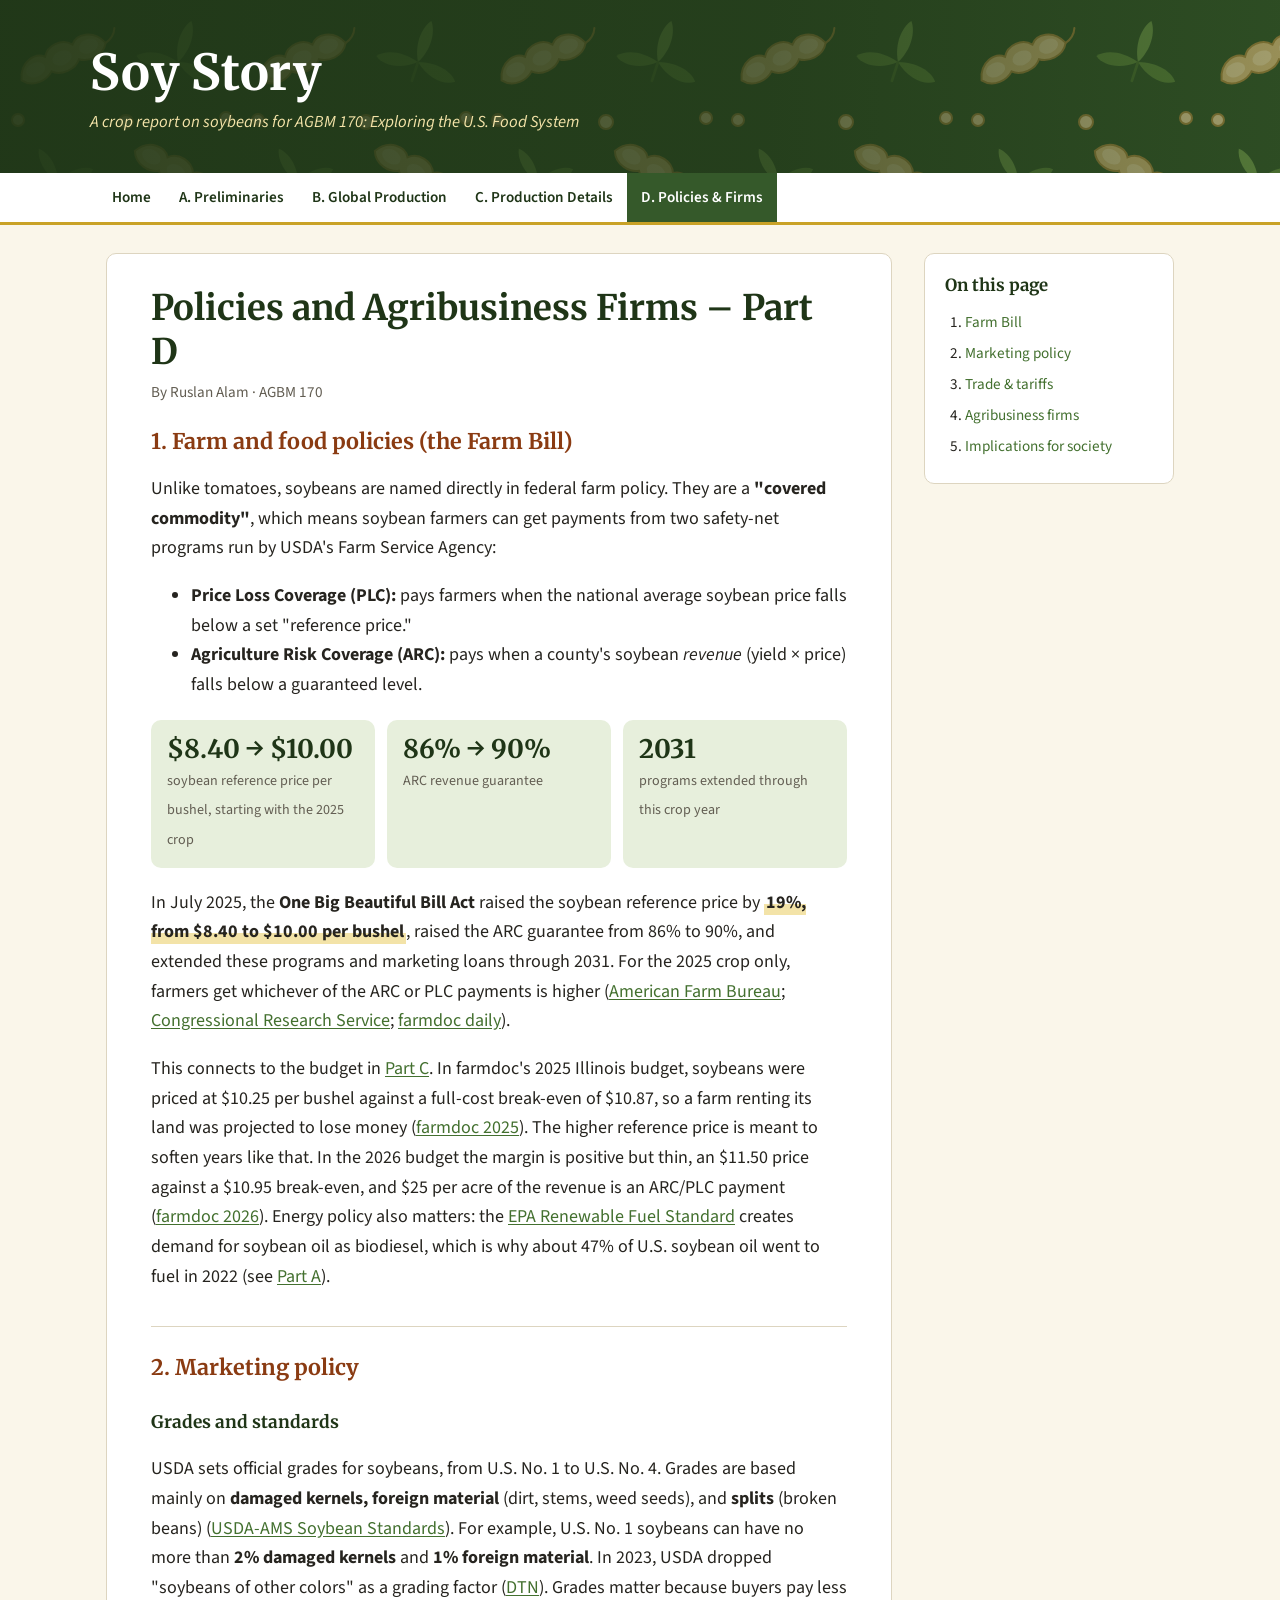
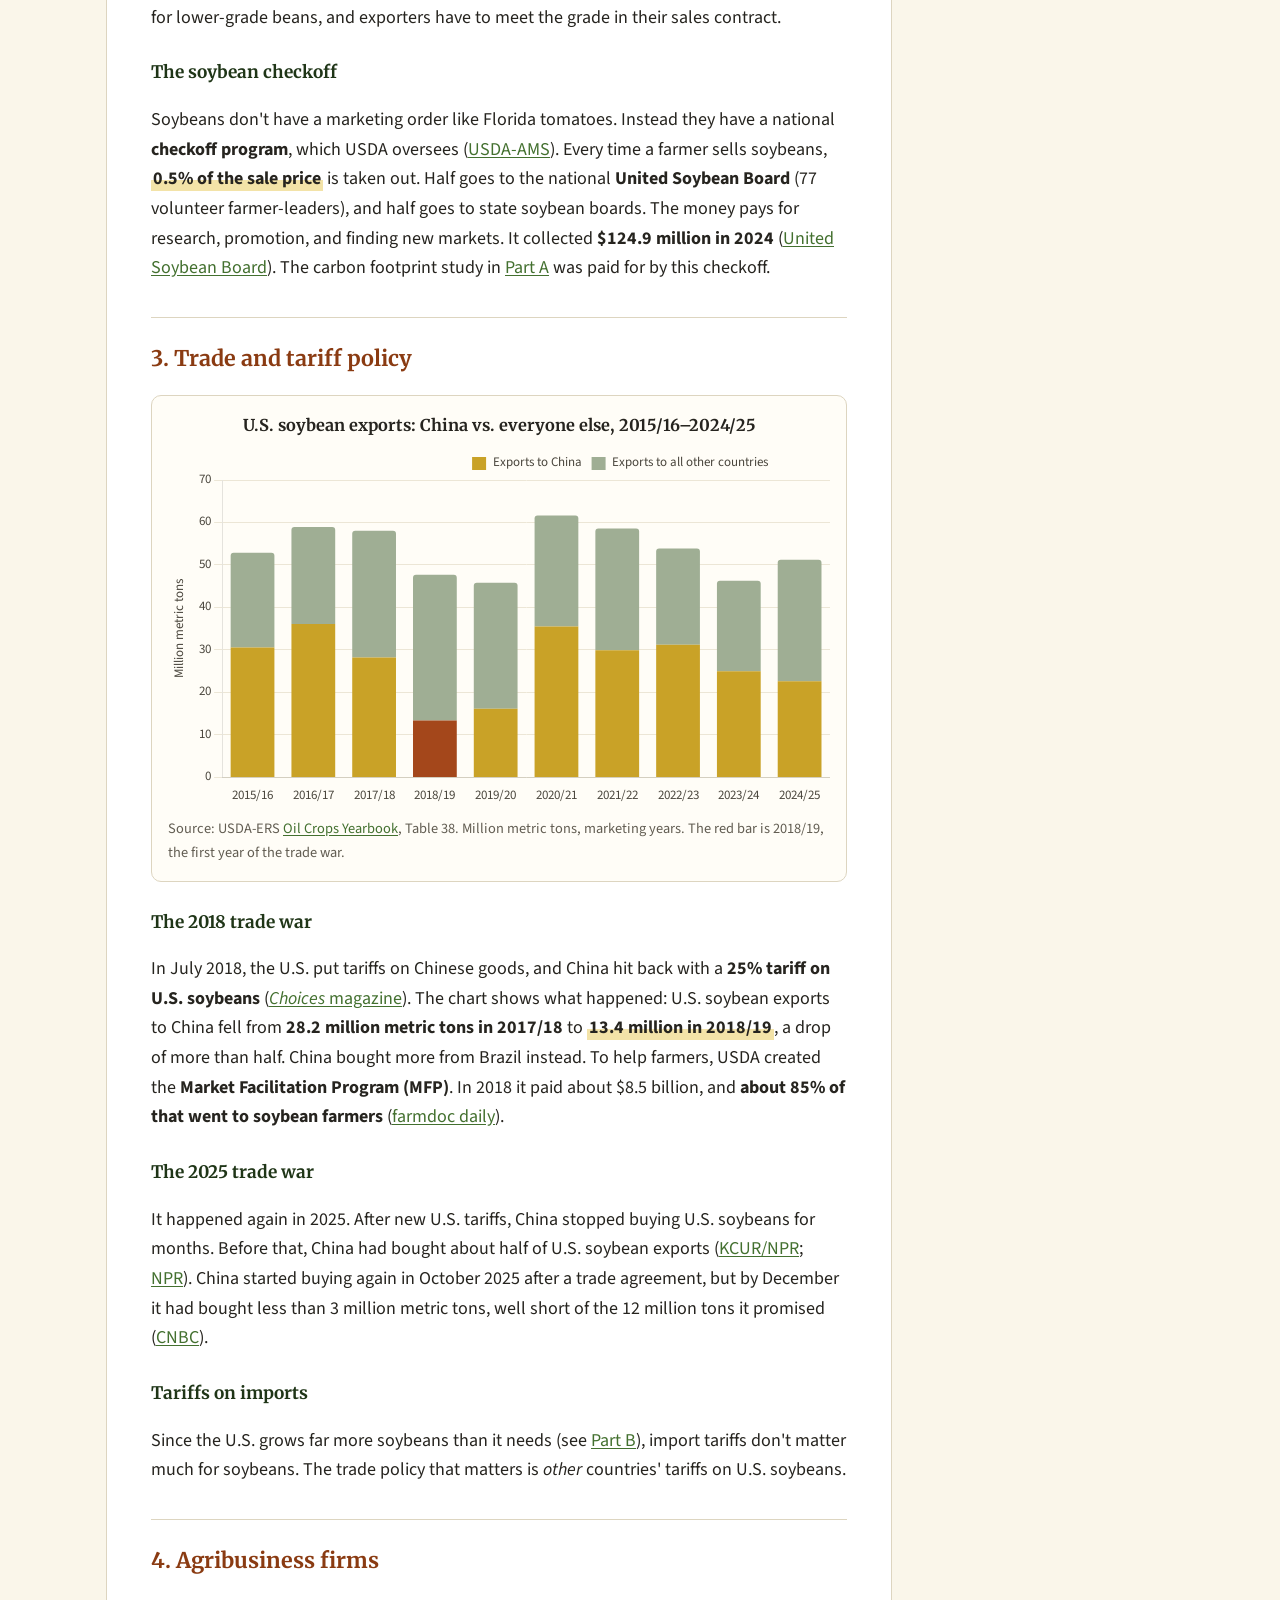
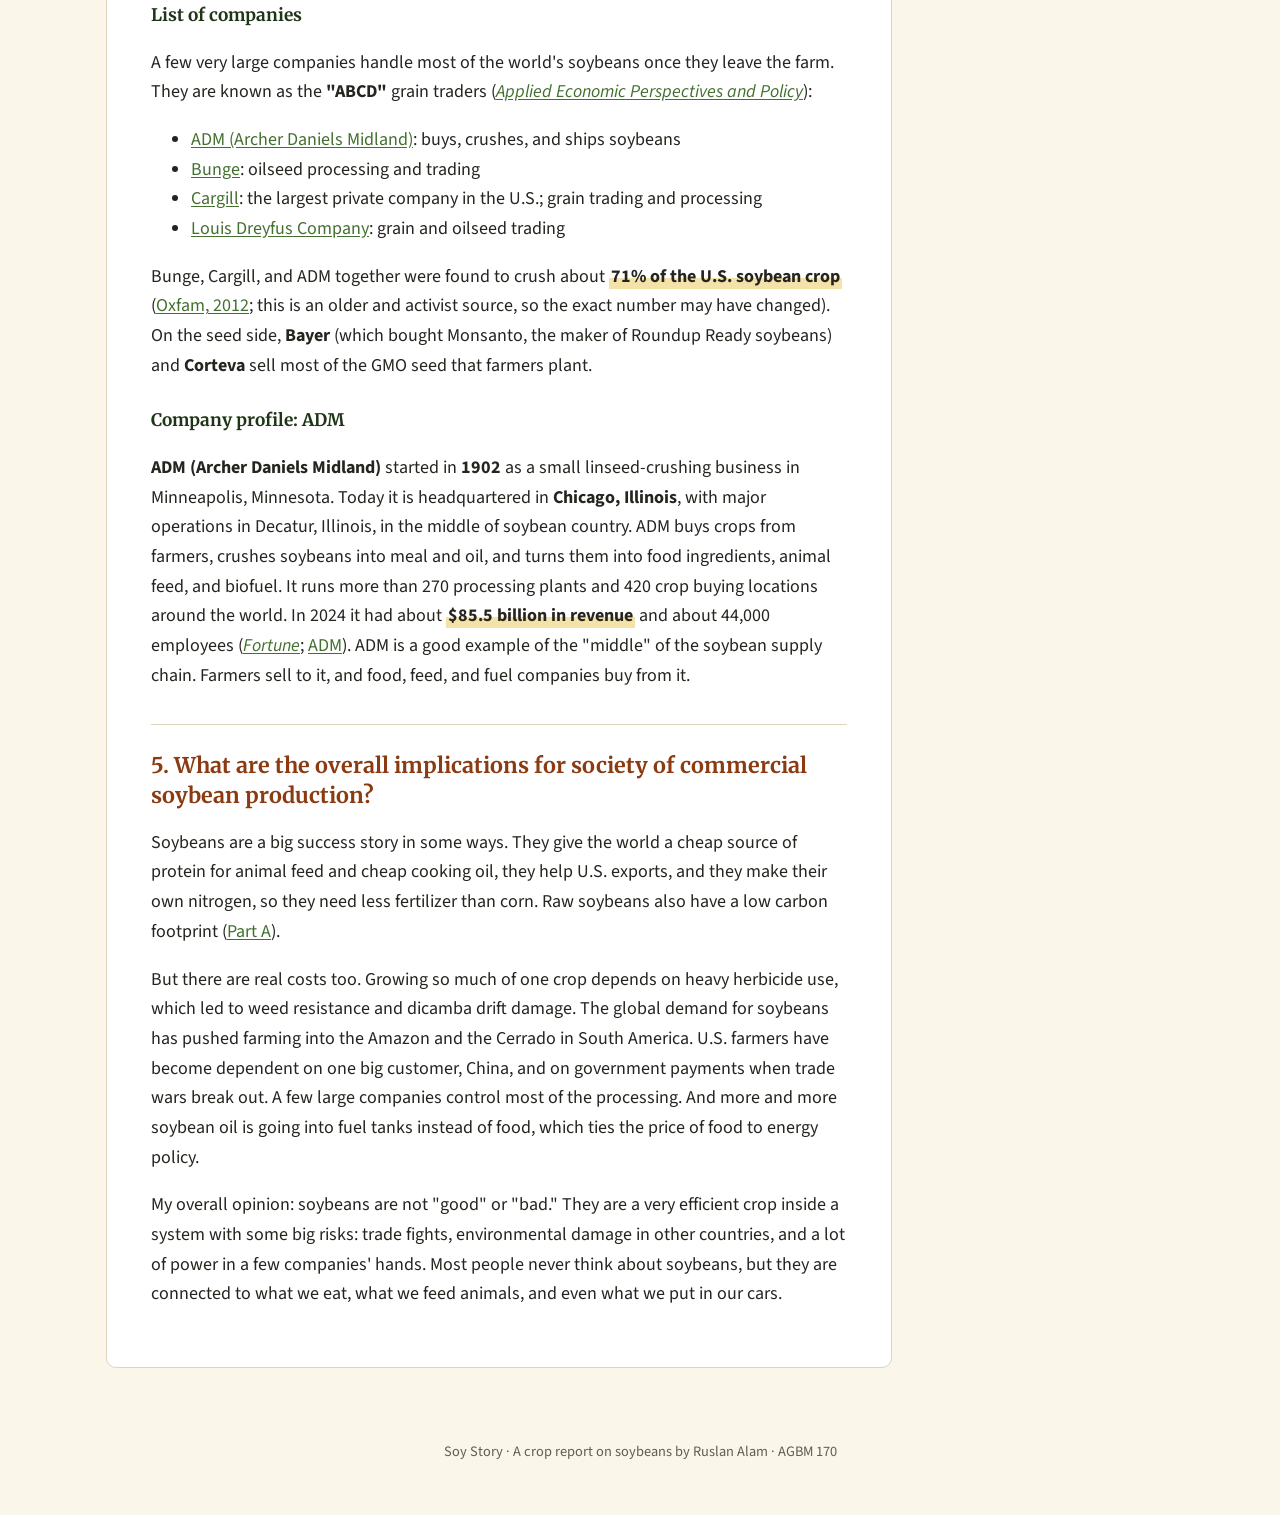
<file: part-d.html>
<!DOCTYPE html>
<html lang="en">
<head>
  <meta charset="utf-8">
  <meta name="viewport" content="width=device-width, initial-scale=1">
  <title>D. Policies &amp; Firms | Soy Story</title>
  <meta name="description" content="Part D of my AGBM 170 crop report on soybeans: farm bill programs, marketing policy, trade and tariffs, and the companies behind soybeans.">
  <link rel="preconnect" href="https://fonts.googleapis.com">
  <link rel="preconnect" href="https://fonts.gstatic.com" crossorigin>
  <link href="https://fonts.googleapis.com/css2?family=Merriweather:wght@400;700&family=Source+Sans+3:ital,wght@0,400;0,600;0,700;1,400&display=swap" rel="stylesheet">
  <link rel="icon" href="assets/img/favicon.svg" type="image/svg+xml">
  <link rel="stylesheet" href="assets/css/style.css">
</head>
<body>

<header class="site-header">
  <div class="inner">
    <div class="site-title">
      <h1><a href="index.html">Soy Story</a></h1>
      <p>A crop report on soybeans for AGBM 170: Exploring the U.S. Food System</p>
    </div>
  </div>
</header>

<nav class="site-nav" aria-label="Main">
  <ul>
    <li><a href="index.html">Home</a></li>
    <li><a href="part-a.html">A. Preliminaries</a></li>
    <li><a href="part-b.html">B. Global Production</a></li>
    <li><a href="part-c.html">C. Production Details</a></li>
    <li><a href="part-d.html" aria-current="page">D. Policies &amp; Firms</a></li>
  </ul>
</nav>

<div class="layout">
<main>

  <h1>Policies and Agribusiness Firms – Part D</h1>
  <p class="byline">By Ruslan Alam · AGBM 170</p>

  <!-- ===================== D1 ===================== -->
  <section class="question" id="d1" style="border-top: 0; margin-top: 10px; padding-top: 0;">
    <h2>1. Farm and food policies (the Farm Bill)</h2>
    <p>Unlike tomatoes, soybeans are named directly in federal farm policy. They are a <strong>"covered commodity"</strong>, which means soybean farmers can get payments from two safety-net programs run by USDA's Farm Service Agency:</p>
    <ul>
      <li><strong>Price Loss Coverage (PLC):</strong> pays farmers when the national average soybean price falls below a set "reference price."</li>
      <li><strong>Agriculture Risk Coverage (ARC):</strong> pays when a county's soybean <em>revenue</em> (yield × price) falls below a guaranteed level.</li>
    </ul>

    <div class="stats">
      <div class="stat"><span class="big">$8.40 → $10.00</span><span class="small">soybean reference price per bushel, starting with the 2025 crop</span></div>
      <div class="stat"><span class="big">86% → 90%</span><span class="small">ARC revenue guarantee</span></div>
      <div class="stat"><span class="big">2031</span><span class="small">programs extended through this crop year</span></div>
    </div>

    <p>In July 2025, the <strong>One Big Beautiful Bill Act</strong> raised the soybean reference price by <span class="hl">19%, from $8.40 to $10.00 per bushel</span>, raised the ARC guarantee from 86% to 90%, and extended these programs and marketing loans through 2031. For the 2025 crop only, farmers get whichever of the ARC or PLC payments is higher (<a href="https://www.fb.org/market-intel/one-big-beautiful-bill-act-final-agricultural-provisions">American Farm Bureau</a>; <a href="https://www.congress.gov/crs-product/R48574">Congressional Research Service</a>; <a href="https://farmdocdaily.illinois.edu/2025/07/impacts-of-the-commodity-title-changes-under-the-one-big-beautiful-bill-act-obbba-for-midwestern-farms-in-2025.html">farmdoc daily</a>).</p>
    <p>This connects to the budget in <a href="part-c.html#c2">Part C</a>. In farmdoc's 2025 Illinois budget, soybeans were priced at $10.25 per bushel against a full-cost break-even of $10.87, so a farm renting its land was projected to lose money (<a href="https://farmdoc.illinois.edu/assets/management/crop-budgets/crop_budgets_2025_v3.pdf">farmdoc 2025</a>). The higher reference price is meant to soften years like that. In the 2026 budget the margin is positive but thin, an $11.50 price against a $10.95 break-even, and $25 per acre of the revenue is an ARC/PLC payment (<a href="https://farmdoc.illinois.edu/assets/management/crop-budgets/crop_budgets_2026_May.pdf">farmdoc 2026</a>). Energy policy also matters: the <a href="https://www.epa.gov/renewable-fuel-standard-program">EPA Renewable Fuel Standard</a> creates demand for soybean oil as biodiesel, which is why about 47% of U.S. soybean oil went to fuel in 2022 (see <a href="part-a.html#q1">Part A</a>).</p>
  </section>

  <!-- ===================== D2 ===================== -->
  <section class="question" id="d2">
    <h2>2. Marketing policy</h2>

    <h3>Grades and standards</h3>
    <p>USDA sets official grades for soybeans, from U.S. No. 1 to U.S. No. 4. Grades are based mainly on <strong>damaged kernels, foreign material</strong> (dirt, stems, weed seeds), and <strong>splits</strong> (broken beans) (<a href="https://www.ams.usda.gov/grades-standards/soybean-standards">USDA-AMS Soybean Standards</a>). For example, U.S. No. 1 soybeans can have no more than <strong>2% damaged kernels</strong> and <strong>1% foreign material</strong>. In 2023, USDA dropped "soybeans of other colors" as a grading factor (<a href="https://www.dtnpf.com/agriculture/web/ag/crops/article/2023/07/14/usda-removes-soybeans-colors">DTN</a>). Grades matter because buyers pay less for lower-grade beans, and exporters have to meet the grade in their sales contract.</p>

    <h3>The soybean checkoff</h3>
    <p>Soybeans don't have a marketing order like Florida tomatoes. Instead they have a national <strong>checkoff program</strong>, which USDA oversees (<a href="https://www.ams.usda.gov/rules-regulations/research-promotion/soybean">USDA-AMS</a>). Every time a farmer sells soybeans, <span class="hl">0.5% of the sale price</span> is taken out. Half goes to the national <strong>United Soybean Board</strong> (77 volunteer farmer-leaders), and half goes to state soybean boards. The money pays for research, promotion, and finding new markets. It collected <strong>$124.9 million in 2024</strong> (<a href="https://unitedsoybean.org/about-the-checkoff/">United Soybean Board</a>). The carbon footprint study in <a href="part-a.html#q6">Part A</a> was paid for by this checkoff.</p>
  </section>

  <!-- ===================== D3 ===================== -->
  <section class="question" id="d3">
    <h2>3. Trade and tariff policy</h2>

    <figure>
      <p class="chart-title">U.S. soybean exports: China vs. everyone else, 2015/16–2024/25</p>
      <div class="chart-box"><canvas id="chart-china" aria-label="Stacked bar chart of U.S. soybean exports to China and to other countries, 2015/16 to 2024/25" role="img"></canvas></div>
      <figcaption>Source: USDA-ERS <a href="https://www.ers.usda.gov/data-products/oil-crops-yearbook">Oil Crops Yearbook</a>, Table 38. Million metric tons, marketing years. The red bar is 2018/19, the first year of the trade war.</figcaption>
    </figure>

    <h3>The 2018 trade war</h3>
    <p>In July 2018, the U.S. put tariffs on Chinese goods, and China hit back with a <strong>25% tariff on U.S. soybeans</strong> (<a href="https://www.choicesmagazine.org/choices-magazine/submitted-articles/the-impact-of-the-market-facilitation-program-on-us-soybean-sorghum-and-corn-producers"><em>Choices</em> magazine</a>). The chart shows what happened: U.S. soybean exports to China fell from <strong>28.2 million metric tons in 2017/18</strong> to <span class="hl">13.4 million in 2018/19</span>, a drop of more than half. China bought more from Brazil instead. To help farmers, USDA created the <strong>Market Facilitation Program (MFP)</strong>. In 2018 it paid about $8.5 billion, and <strong>about 85% of that went to soybean farmers</strong> (<a href="https://farmdocdaily.illinois.edu/2019/09/assessing-market-facilitation-payments-in-hindsight-and-implications-for-future-policy.html">farmdoc daily</a>).</p>

    <h3>The 2025 trade war</h3>
    <p>It happened again in 2025. After new U.S. tariffs, China stopped buying U.S. soybeans for months. Before that, China had bought about half of U.S. soybean exports (<a href="https://www.kcur.org/environment-agriculture/2025-09-25/china-trade-american-soybean-farmers-limited-options-sell-grain">KCUR/NPR</a>; <a href="https://www.npr.org/2025/10/09/nx-s1-5563908/were-not-doing-well-u-s-china-trade-war-taking-a-toll-on-american-soybean-farms">NPR</a>). China started buying again in October 2025 after a trade agreement, but by December it had bought less than 3 million metric tons, well short of the 12 million tons it promised (<a href="https://www.cnbc.com/2025/12/09/china-buys-us-soybeans-trump-trade-agreement.html">CNBC</a>).</p>

    <h3>Tariffs on imports</h3>
    <p>Since the U.S. grows far more soybeans than it needs (see <a href="part-b.html#b2">Part B</a>), import tariffs don't matter much for soybeans. The trade policy that matters is <em>other</em> countries' tariffs on U.S. soybeans.</p>
  </section>

  <!-- ===================== D4 ===================== -->
  <section class="question" id="d4">
    <h2>4. Agribusiness firms</h2>

    <h3>List of companies</h3>
    <p>A few very large companies handle most of the world's soybeans once they leave the farm. They are known as the <strong>"ABCD"</strong> grain traders (<a href="https://onlinelibrary.wiley.com/doi/full/10.1002/aepp.13524"><em>Applied Economic Perspectives and Policy</em></a>):</p>
    <ul>
      <li><a href="https://www.adm.com/">ADM (Archer Daniels Midland)</a>: buys, crushes, and ships soybeans</li>
      <li><a href="https://www.bunge.com/">Bunge</a>: oilseed processing and trading</li>
      <li><a href="https://www.cargill.com/">Cargill</a>: the largest private company in the U.S.; grain trading and processing</li>
      <li><a href="https://www.ldc.com/">Louis Dreyfus Company</a>: grain and oilseed trading</li>
    </ul>
    <p>Bunge, Cargill, and ADM together were found to crush about <span class="hl">71% of the U.S. soybean crop</span> (<a href="https://www-cdn.oxfam.org/s3fs-public/file_attachments/rr-cereal-secrets-grain-traders-agriculture-30082012-en_4.pdf">Oxfam, 2012</a>; this is an older and activist source, so the exact number may have changed). On the seed side, <strong>Bayer</strong> (which bought Monsanto, the maker of Roundup Ready soybeans) and <strong>Corteva</strong> sell most of the GMO seed that farmers plant.</p>

    <h3>Company profile: ADM</h3>
    <p><strong>ADM (Archer Daniels Midland)</strong> started in <strong>1902</strong> as a small linseed-crushing business in Minneapolis, Minnesota. Today it is headquartered in <strong>Chicago, Illinois</strong>, with major operations in Decatur, Illinois, in the middle of soybean country. ADM buys crops from farmers, crushes soybeans into meal and oil, and turns them into food ingredients, animal feed, and biofuel. It runs more than 270 processing plants and 420 crop buying locations around the world. In 2024 it had about <span class="hl">$85.5 billion in revenue</span> and about 44,000 employees (<a href="https://fortune.com/company/archer-daniels-midland/"><em>Fortune</em></a>; <a href="https://www.adm.com/">ADM</a>). ADM is a good example of the "middle" of the soybean supply chain. Farmers sell to it, and food, feed, and fuel companies buy from it.</p>
  </section>

  <!-- ===================== D5 ===================== -->
  <section class="question" id="d5">
    <h2>5. What are the overall implications for society of commercial soybean production?</h2>
    <p>Soybeans are a big success story in some ways. They give the world a cheap source of protein for animal feed and cheap cooking oil, they help U.S. exports, and they make their own nitrogen, so they need less fertilizer than corn. Raw soybeans also have a low carbon footprint (<a href="part-a.html#q6">Part A</a>).</p>
    <p>But there are real costs too. Growing so much of one crop depends on heavy herbicide use, which led to weed resistance and dicamba drift damage. The global demand for soybeans has pushed farming into the Amazon and the Cerrado in South America. U.S. farmers have become dependent on one big customer, China, and on government payments when trade wars break out. A few large companies control most of the processing. And more and more soybean oil is going into fuel tanks instead of food, which ties the price of food to energy policy.</p>
    <p>My overall opinion: soybeans are not "good" or "bad." They are a very efficient crop inside a system with some big risks: trade fights, environmental damage in other countries, and a lot of power in a few companies' hands. Most people never think about soybeans, but they are connected to what we eat, what we feed animals, and even what we put in our cars.</p>
  </section>

</main>

<aside class="toc" aria-label="On this page">
  <h2>On this page</h2>
  <ol>
    <li><a href="#d1">Farm Bill</a></li>
    <li><a href="#d2">Marketing policy</a></li>
    <li><a href="#d3">Trade &amp; tariffs</a></li>
    <li><a href="#d4">Agribusiness firms</a></li>
    <li><a href="#d5">Implications for society</a></li>
  </ol>
</aside>
</div>

<footer class="site-footer">
  <p>Soy Story · A crop report on soybeans by Ruslan Alam · AGBM 170</p>
</footer>

<script src="assets/js/vendor/chart.umd.min.js"></script>
<script src="assets/js/charts.js"></script>
</body>
</html>
</file>
<file: assets/css/style.css>
:root {
  --green-900: #1f3517;
  --green-700: #35592a;
  --green-600: #43702f;
  --green-100: #e7efdc;
  --gold-500: #c9a227;
  --gold-200: #f3e3a8;
  --tan-100: #faf6ea;
  --rust-700: #8a3b12;
  --ink: #26241f;
  --muted: #625d52;
  --line: #ddd5c0;
  --card: #ffffff;
  --radius: 10px;
  --serif: "Merriweather", Georgia, "Times New Roman", serif;
  --sans: "Source Sans 3", "Segoe UI", system-ui, -apple-system, Arial, sans-serif;
}

* { box-sizing: border-box; }

html { scroll-behavior: smooth; }

body {
  margin: 0;
  background: var(--tan-100);
  color: var(--ink);
  font-family: var(--sans);
  font-size: 18px;
  line-height: 1.65;
}

img, svg { max-width: 100%; height: auto; }

a { color: var(--green-600); text-underline-offset: 2px; }
a:hover { color: var(--rust-700); }

/* ---------- Header ---------- */
.site-header {
  background: var(--green-700) url("../img/soy-pattern.svg") repeat;
  background-size: 240px;
  color: #fff;
}
.site-header .inner {
  background: linear-gradient(90deg, rgba(31, 53, 23, 0.92) 0%, rgba(31, 53, 23, 0.72) 60%, rgba(31, 53, 23, 0.35) 100%);
  padding: 44px 16px 36px;
}
.site-title {
  max-width: 1100px;
  margin: 0 auto;
}
.site-title a { color: #fff; text-decoration: none; }
.site-title h1 {
  font-family: var(--serif);
  font-size: clamp(2rem, 5vw, 3.1rem);
  line-height: 1.15;
  margin: 0 0 8px;
  letter-spacing: 0.01em;
}
.site-title p {
  margin: 0;
  font-style: italic;
  color: var(--gold-200);
  font-size: 1.05rem;
}

/* ---------- Navigation ---------- */
.site-nav {
  background: #fff;
  border-bottom: 3px solid var(--gold-500);
  position: sticky;
  top: 0;
  z-index: 20;
}
.site-nav ul {
  max-width: 1100px;
  margin: 0 auto;
  padding: 0 8px;
  list-style: none;
  display: flex;
  flex-wrap: wrap;
}
.site-nav a,
.site-nav span {
  display: block;
  padding: 12px 14px;
  font-size: 0.95rem;
  font-weight: 600;
  text-decoration: none;
  color: var(--green-900);
}
.site-nav a:hover { background: var(--green-100); color: var(--green-900); }
.site-nav a[aria-current="page"] {
  background: var(--green-700);
  color: #fff;
}
.site-nav span.soon { color: #9b958a; font-weight: 500; cursor: default; }
.site-nav span.soon small { font-size: 0.75rem; margin-left: 4px; }

/* ---------- Layout ---------- */
.layout {
  max-width: 1100px;
  margin: 0 auto;
  padding: 28px 16px 48px;
  display: grid;
  grid-template-columns: minmax(0, 1fr) 250px;
  gap: 32px;
  align-items: start;
}
.layout.single { grid-template-columns: minmax(0, 1fr); max-width: 900px; }

main {
  background: var(--card);
  border: 1px solid var(--line);
  border-radius: var(--radius);
  padding: 32px clamp(18px, 4vw, 44px) 40px;
  min-width: 0;
}

.toc {
  position: sticky;
  top: 70px;
  background: var(--card);
  border: 1px solid var(--line);
  border-radius: var(--radius);
  padding: 18px 20px;
  font-size: 0.95rem;
}
.toc h2 {
  font-family: var(--serif);
  font-size: 1.05rem;
  margin: 0 0 10px;
  color: var(--green-900);
}
.toc ol { margin: 0; padding-left: 20px; }
.toc li { margin: 6px 0; }
.toc a { text-decoration: none; }
.toc a:hover { text-decoration: underline; }

@media (max-width: 900px) {
  .layout { grid-template-columns: minmax(0, 1fr); }
  .toc { position: static; order: -1; }
}

/* ---------- Typography ---------- */
main h1 {
  font-family: var(--serif);
  font-size: clamp(1.7rem, 3.6vw, 2.2rem);
  line-height: 1.25;
  margin: 0 0 6px;
  color: var(--green-900);
}
.byline { color: var(--muted); margin: 0 0 22px; font-size: 0.95rem; }

.crop-choice {
  font-family: var(--serif);
  font-size: 1.2rem;
  margin: 0 0 18px;
}
.crop-choice strong { color: var(--rust-700); }

section.question {
  border-top: 1px solid var(--line);
  padding-top: 26px;
  margin-top: 34px;
  scroll-margin-top: 70px;
}
section.question > h2 {
  font-family: var(--serif);
  font-size: 1.35rem;
  line-height: 1.35;
  color: var(--rust-700);
  margin: 0 0 6px;
}
.prompt {
  color: var(--muted);
  font-size: 0.95rem;
  font-style: italic;
  margin: 0 0 16px;
}
main h3 {
  font-family: var(--serif);
  font-size: 1.08rem;
  color: var(--green-900);
  margin: 26px 0 8px;
}

.hl {
  background: linear-gradient(transparent 55%, var(--gold-200) 55%);
  font-weight: 700;
  padding: 0 2px;
}

.cite { font-size: 0.95em; }

/* ---------- Figures & charts ---------- */
figure {
  margin: 22px 0;
  padding: 16px;
  border: 1px solid var(--line);
  border-radius: var(--radius);
  background: #fffdf7;
}
figure .chart-box { position: relative; height: 360px; }
figure.tall .chart-box { height: 470px; }
figcaption {
  margin-top: 10px;
  font-size: 0.9rem;
  color: var(--muted);
}
figcaption strong { color: var(--ink); }

.chart-title {
  font-family: var(--serif);
  font-weight: 700;
  text-align: center;
  margin: 0 0 8px;
  font-size: 1.02rem;
}

details.data-table { margin-top: 10px; font-size: 0.9rem; }
details.data-table summary { cursor: pointer; color: var(--green-600); font-weight: 600; }
.table-scroll { overflow-x: auto; }

table {
  width: 100%;
  border-collapse: collapse;
  font-size: 0.95rem;
  margin: 12px 0;
}
th, td {
  text-align: left;
  vertical-align: top;
  padding: 10px 12px;
  border-bottom: 1px solid var(--line);
}
th {
  background: var(--green-100);
  color: var(--green-900);
  font-weight: 700;
}
td.num, th.num { text-align: right; font-variant-numeric: tabular-nums; }

/* concerns table: stacks on phones */
.concerns td:first-child { font-weight: 700; color: var(--green-900); width: 22%; }
@media (max-width: 640px) {
  .concerns thead { display: none; }
  .concerns tr { display: block; border-bottom: 2px solid var(--line); padding: 8px 0; }
  .concerns td { display: block; border: 0; padding: 4px 0; width: auto !important; }
}

/* ---------- Callouts ---------- */
.callout {
  border-left: 5px solid var(--gold-500);
  background: #fff8e1;
  padding: 14px 18px;
  border-radius: 0 var(--radius) var(--radius) 0;
  margin: 20px 0;
}
.callout.green { border-left-color: var(--green-600); background: var(--green-100); }
.callout p { margin: 0.4em 0; }
.callout .label {
  display: block;
  font-weight: 700;
  font-size: 0.85rem;
  letter-spacing: 0.06em;
  text-transform: uppercase;
  color: var(--green-900);
  margin-bottom: 2px;
}

.stats {
  display: grid;
  grid-template-columns: repeat(auto-fit, minmax(170px, 1fr));
  gap: 12px;
  margin: 20px 0;
}
.stat {
  background: var(--green-100);
  border-radius: var(--radius);
  padding: 14px 16px;
}
.stat .big {
  display: block;
  font-family: var(--serif);
  font-size: 1.6rem;
  font-weight: 700;
  color: var(--green-900);
  line-height: 1.2;
}
.stat .small { font-size: 0.88rem; color: var(--muted); }

/* ---------- Photo grid (supermarket) ---------- */
.photo-grid {
  display: grid;
  grid-template-columns: repeat(auto-fit, minmax(220px, 1fr));
  gap: 14px;
  margin: 18px 0 6px;
}
.photo-grid figure { margin: 0; padding: 10px; }
.photo-grid img { border-radius: 6px; display: block; width: 100%; }
.photo-slot {
  aspect-ratio: 4 / 3;
  border: 2px dashed #b9ad8c;
  border-radius: 6px;
  display: flex;
  align-items: center;
  justify-content: center;
  text-align: center;
  padding: 12px;
  color: #8a826d;
  font-size: 0.9rem;
  background: repeating-linear-gradient(45deg, #fbf8ef, #fbf8ef 10px, #f5f0e1 10px, #f5f0e1 20px);
}

.todo {
  background: #fdecea;
  border: 1px dashed #c0392b;
  color: #7b241c;
  padding: 2px 6px;
  border-radius: 4px;
  font-size: 0.92em;
}

/* ---------- Source cards (story) ---------- */
.source-list { list-style: none; padding: 0; margin: 14px 0; }
.source-list li {
  border: 1px solid var(--line);
  border-radius: var(--radius);
  padding: 12px 16px;
  margin-bottom: 10px;
  background: #fffdf7;
}
.source-list .outlet {
  display: inline-block;
  font-size: 0.78rem;
  font-weight: 700;
  letter-spacing: 0.05em;
  text-transform: uppercase;
  color: #fff;
  background: var(--green-600);
  border-radius: 4px;
  padding: 1px 7px;
  margin-right: 6px;
}
.source-list a { overflow-wrap: anywhere; }
.source-list .best { border: 2px solid var(--gold-500); background: #fff8e1; }
.source-list .best .outlet { background: var(--rust-700); }

/* ---------- Home page ---------- */
.part-cards {
  display: grid;
  grid-template-columns: repeat(auto-fit, minmax(230px, 1fr));
  gap: 14px;
  margin: 20px 0;
}
.part-card {
  display: block;
  border: 1px solid var(--line);
  border-radius: var(--radius);
  padding: 16px 18px;
  text-decoration: none;
  color: var(--ink);
  background: #fffdf7;
}
a.part-card:hover { border-color: var(--green-600); box-shadow: 0 2px 10px rgba(31, 53, 23, 0.12); color: var(--ink); }
.part-card .tag { font-size: 0.8rem; font-weight: 700; color: var(--rust-700); letter-spacing: 0.05em; text-transform: uppercase; }
.part-card h3 { margin: 4px 0 6px; }
.part-card p { margin: 0; font-size: 0.95rem; color: var(--muted); }
.part-card.soon { opacity: 0.6; }

/* ---------- Diagram ---------- */
.diagram text { font-family: var(--sans); }

/* ---------- Footer ---------- */
.site-footer {
  text-align: center;
  color: var(--muted);
  font-size: 0.9rem;
  padding: 10px 16px 36px;
}

@media (max-width: 700px) {
  .site-nav { position: static; }
  .site-nav ul { flex-wrap: nowrap; overflow-x: auto; -webkit-overflow-scrolling: touch; }
  .site-nav a, .site-nav span { white-space: nowrap; padding: 12px 11px; }
  .site-nav span.soon small { display: none; }
  .toc { top: auto; }
}
</file>
